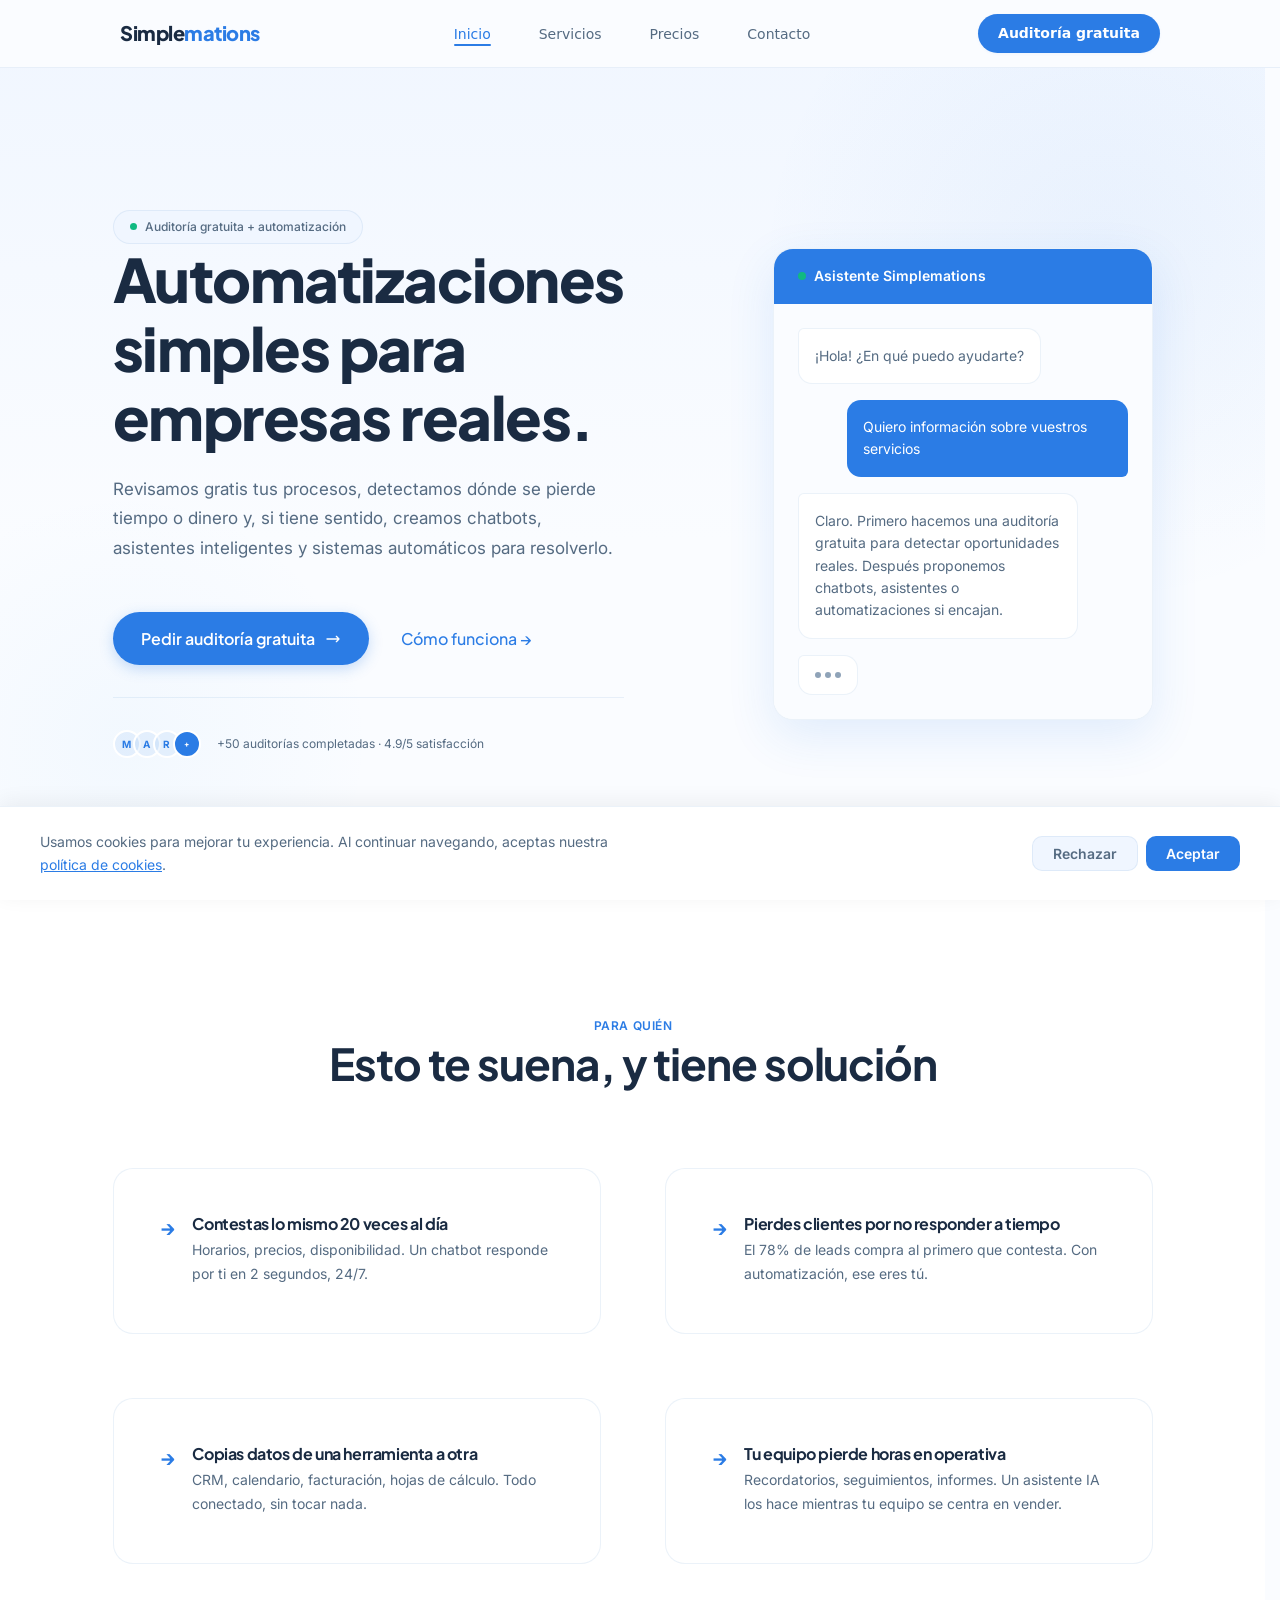
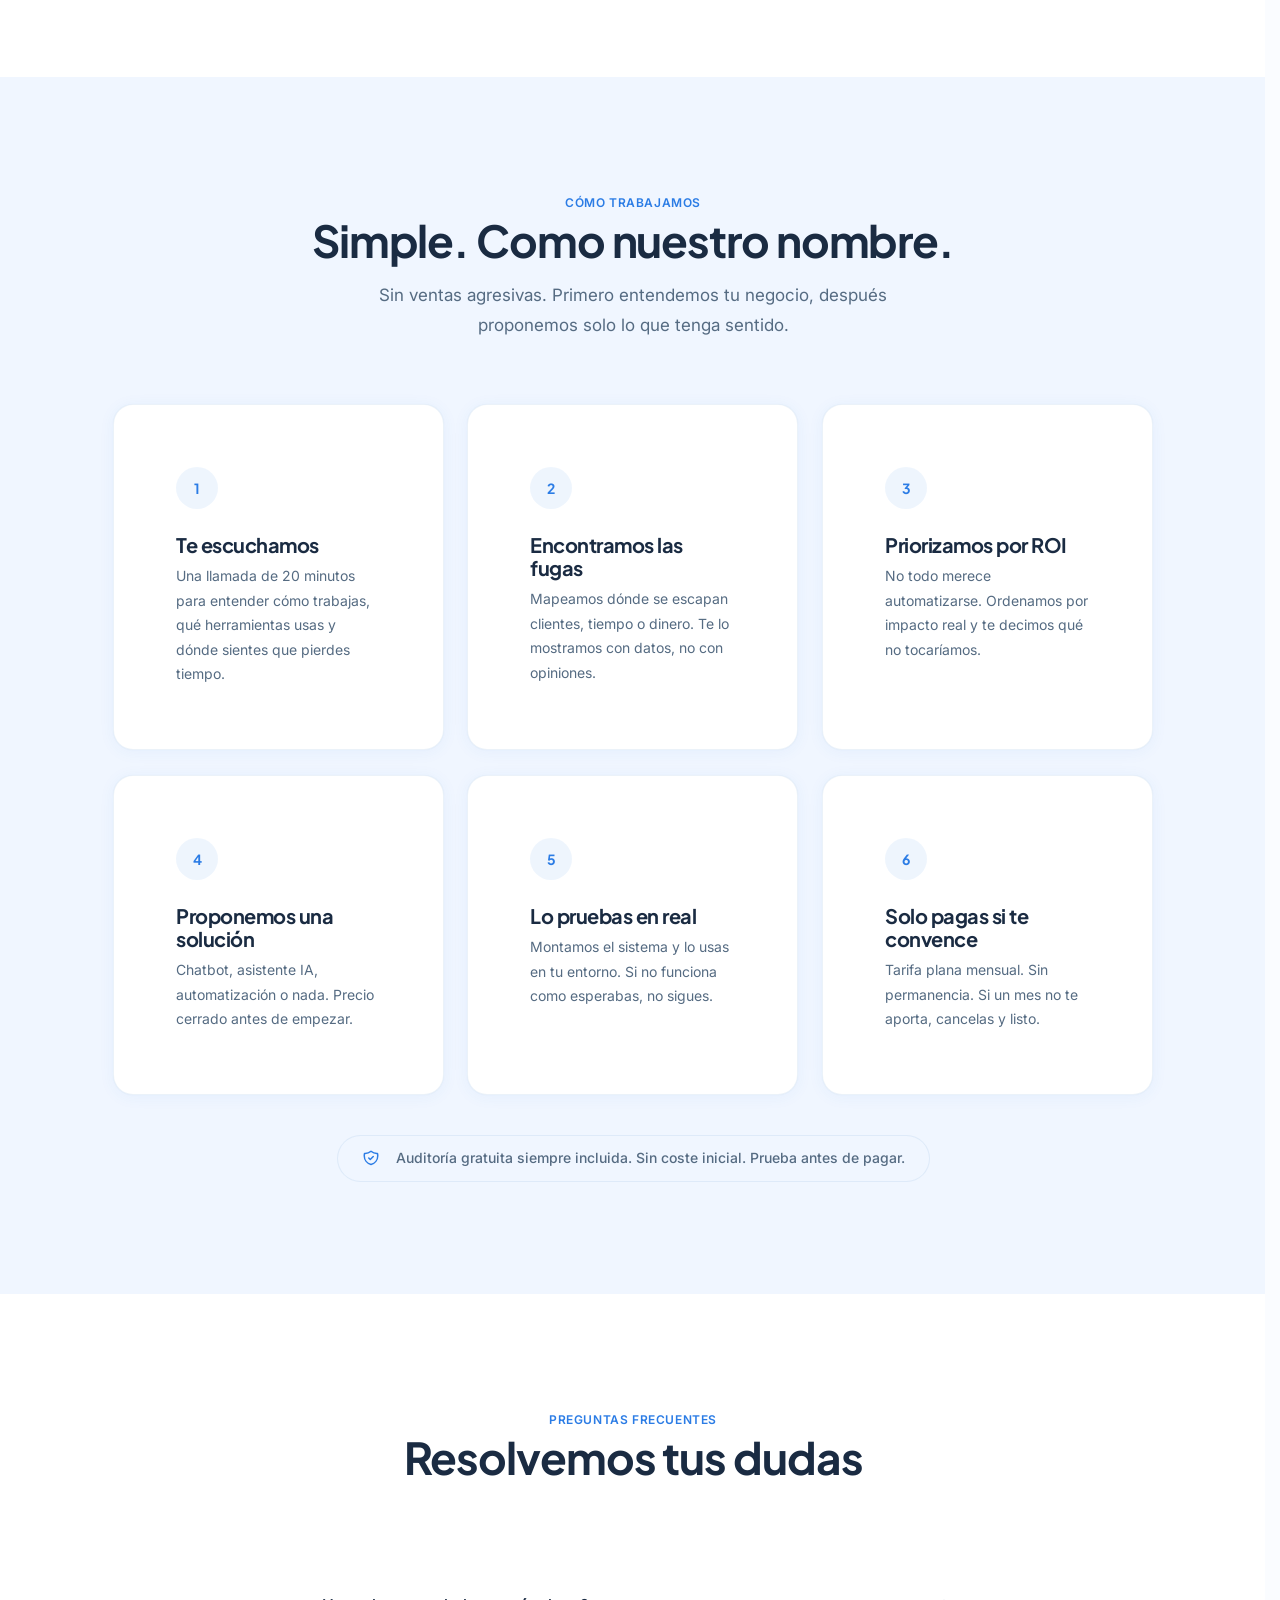
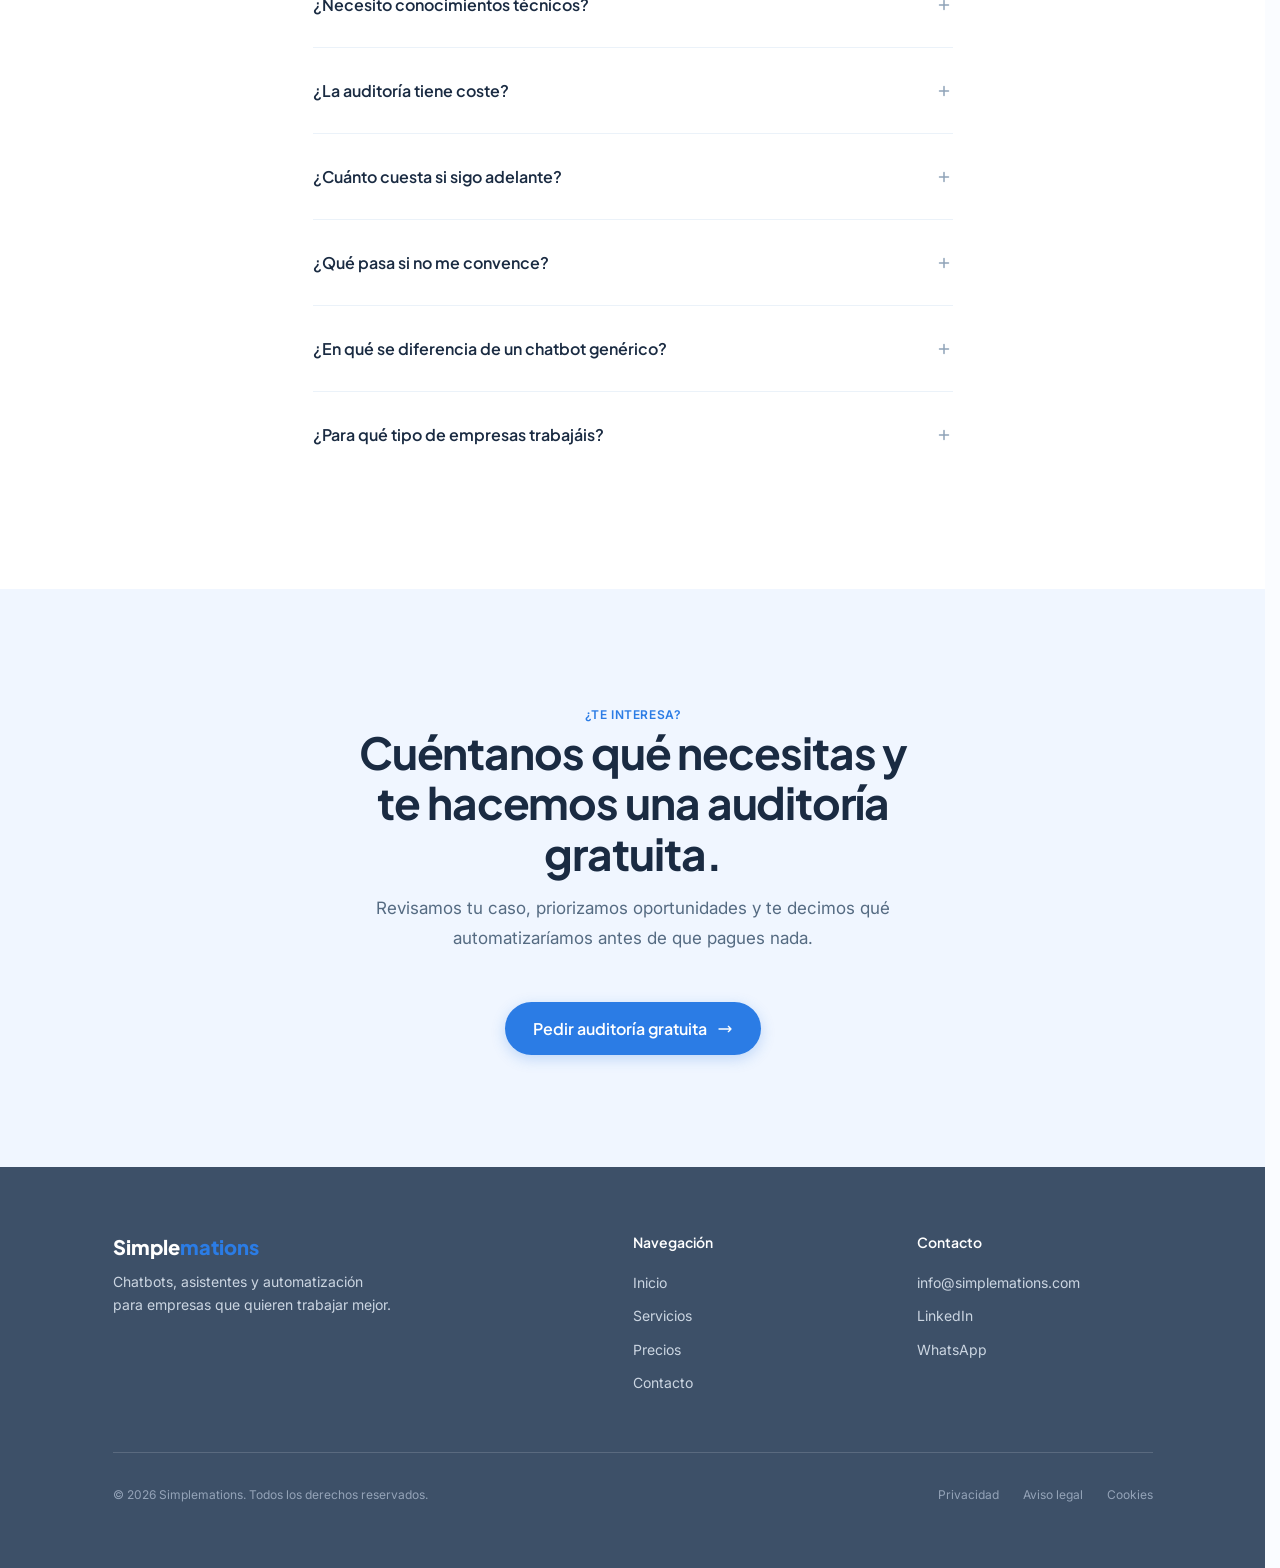
<file: index.html>
<!DOCTYPE html>
<html lang="es">
<head>
    <meta charset="UTF-8">
    <meta name="viewport" content="width=device-width, initial-scale=1.0">
    <meta name="description" content="Simplemations — Automatización inteligente, chatbots y asistentes para tu empresa. Auditoría gratuita incluida siempre.">
    <meta name="theme-color" content="#2B7CE5">
    <meta property="og:title" content="Simplemations — Automatización simple para tu empresa">
    <meta property="og:description" content="Auditoría gratuita, chatbots, asistentes y automatización que funcionan. Sin complicaciones.">
    <meta property="og:image" content="assets/og-image.png">
    <meta property="og:type" content="website">
    <link rel="canonical" href="https://simplemations.com/index.html">
    <link rel="icon" type="image/svg+xml" href="assets/favicon.svg">
    <title>Simplemations — Automatización simple para tu empresa</title>
    <link rel="preconnect" href="https://fonts.googleapis.com">
    <link rel="preconnect" href="https://fonts.gstatic.com" crossorigin>
    <link href="https://fonts.googleapis.com/css2?family=Inter:wght@400;500;600&family=Plus+Jakarta+Sans:wght@500;600;700;800&display=swap" rel="stylesheet">
    <link rel="stylesheet" href="css/variables.css">
    <link rel="stylesheet" href="css/reset.css">
    <link rel="stylesheet" href="css/components.css">
    <link rel="stylesheet" href="css/pages.css">
    <script type="application/ld+json">
    {
        "@context": "https://schema.org",
        "@type": "ProfessionalService",
        "name": "Simplemations",
        "description": "Chatbots, asistentes inteligentes y automatización a medida para empresas. Auditoría gratuita incluida siempre.",
        "url": "https://simplemations.com",
        "email": "info@simplemations.com",
        "serviceType": ["Free Automation Audit", "Chatbot Development", "AI Assistant", "Business Process Automation"],
        "areaServed": "ES",
        "priceRange": "€€"
    }
    </script>
</head>
<body>

    <!-- NAV -->
    <nav class="nav">
        <div class="nav__inner">
            <a href="index.html" class="nav__logo">Simple<span>mations</span></a>
            <ul class="nav__links">
                <li><a href="index.html" class="active">Inicio</a></li>
                <li><a href="servicios.html">Servicios</a></li>
                <li><a href="precios.html">Precios</a></li>
                <li><a href="contacto.html">Contacto</a></li>
            </ul>
            <div class="nav__actions">
                <a href="contacto.html" class="nav__cta">Auditoría gratuita</a>
                <button type="button" class="nav__mobile-toggle" aria-label="Abrir menú">
                    <span></span><span></span><span></span>
                </button>
            </div>
        </div>
    </nav>

    <div class="mobile-menu">
        <button class="mobile-menu__close" aria-label="Cerrar menú">
            <svg fill="none" stroke="currentColor" viewBox="0 0 24 24"><path stroke-linecap="round" stroke-linejoin="round" stroke-width="2" d="M6 18L18 6M6 6l12 12"/></svg>
        </button>
        <a href="index.html">Inicio</a>
        <a href="servicios.html">Servicios</a>
        <a href="precios.html">Precios</a>
        <a href="contacto.html">Contacto</a>
    </div>

    <!-- HERO — split layout -->
    <section class="hero hero--split">
        <div class="container">
            <div class="hero__grid">
                <div class="hero__content">
                    <div class="badge">
                        <span class="badge__dot"></span>
                        Auditoría gratuita + automatización
                    </div>

                    <h1>
                        Automatizaciones simples para empresas reales.
                    </h1>

                    <p class="hero__subtitle">
                        Revisamos gratis tus procesos, detectamos dónde se pierde tiempo o dinero y, si tiene sentido, creamos chatbots, asistentes inteligentes y sistemas automáticos para resolverlo.
                    </p>

                    <div class="hero__actions">
                        <a href="contacto.html" class="btn btn--primary">
                            Pedir auditoría gratuita
                            <svg class="btn__icon" fill="none" stroke="currentColor" viewBox="0 0 24 24"><path stroke-linecap="round" stroke-linejoin="round" stroke-width="2" d="M17 8l4 4m0 0l-4 4m4-4H3"/></svg>
                        </a>
                        <a href="servicios.html" class="btn btn--ghost">Cómo funciona →</a>
                    </div>

                    <div class="hero__proof">
                        <div class="hero__proof-avatars">
                            <span>M</span><span>A</span><span>R</span><span>+</span>
                        </div>
                        <p>+50 auditorías completadas · 4.9/5 satisfacción</p>
                    </div>
                </div>

                <!-- Visual: Chat mockup animado -->
                <div class="hero__visual">
                    <div class="hero-chat">
                        <div class="hero-chat__header">
                            <div class="hero-chat__status"></div>
                            <span>Asistente Simplemations</span>
                        </div>
                        <div class="hero-chat__body">
                            <div class="hero-chat__msg hero-chat__msg--bot">
                                <p>¡Hola! ¿En qué puedo ayudarte?</p>
                            </div>
                            <div class="hero-chat__msg hero-chat__msg--user">
                                <p>Quiero información sobre vuestros servicios</p>
                            </div>
                            <div class="hero-chat__msg hero-chat__msg--bot">
                                <p>Claro. Primero hacemos una auditoría gratuita para detectar oportunidades reales. Después proponemos chatbots, asistentes o automatizaciones si encajan.</p>
                            </div>
                            <div class="hero-chat__typing">
                                <span></span><span></span><span></span>
                            </div>
                        </div>
                    </div>
                </div>
            </div>
        </div>
    </section>

    <!-- PARA QUIÉN -->
    <section class="section" style="background: var(--c-surface);">
        <div class="container">
            <div class="section-header section-header--center reveal">
                <span class="section-label">Para quién</span>
                <h2 class="section-title">Esto te suena, y tiene solución</h2>
            </div>
            <div class="grid grid--2">
                <div class="card card--flat reveal reveal-d1">
                    <div class="pain-point">
                        <span class="pain-point__icon">→</span>
                        <div>
                            <h3>Contestas lo mismo 20 veces al día</h3>
                            <p>Horarios, precios, disponibilidad. Un chatbot responde por ti en 2 segundos, 24/7.</p>
                        </div>
                    </div>
                </div>
                <div class="card card--flat reveal reveal-d2">
                    <div class="pain-point">
                        <span class="pain-point__icon">→</span>
                        <div>
                            <h3>Pierdes clientes por no responder a tiempo</h3>
                            <p>El 78% de leads compra al primero que contesta. Con automatización, ese eres tú.</p>
                        </div>
                    </div>
                </div>
                <div class="card card--flat reveal reveal-d1">
                    <div class="pain-point">
                        <span class="pain-point__icon">→</span>
                        <div>
                            <h3>Copias datos de una herramienta a otra</h3>
                            <p>CRM, calendario, facturación, hojas de cálculo. Todo conectado, sin tocar nada.</p>
                        </div>
                    </div>
                </div>
                <div class="card card--flat reveal reveal-d2">
                    <div class="pain-point">
                        <span class="pain-point__icon">→</span>
                        <div>
                            <h3>Tu equipo pierde horas en operativa</h3>
                            <p>Recordatorios, seguimientos, informes. Un asistente IA los hace mientras tu equipo se centra en vender.</p>
                        </div>
                    </div>
                </div>
            </div>
        </div>
    </section>

    <!-- CÓMO FUNCIONA -->
    <section class="section" style="background: var(--c-elevated);">
        <div class="container">
            <div class="section-header section-header--center reveal">
                <span class="section-label">Cómo trabajamos</span>
                <h2 class="section-title">Simple. Como nuestro nombre.</h2>
                <p class="section-desc">Sin ventas agresivas. Primero entendemos tu negocio, después proponemos solo lo que tenga sentido.</p>
            </div>
            <div class="steps-carousel">
                <div class="card reveal reveal-d1">
                    <div class="step">
                        <div class="step__number">1</div>
                        <h3>Te escuchamos</h3>
                        <p>Una llamada de 20 minutos para entender cómo trabajas, qué herramientas usas y dónde sientes que pierdes tiempo.</p>
                    </div>
                </div>
                <div class="card reveal reveal-d2">
                    <div class="step">
                        <div class="step__number">2</div>
                        <h3>Encontramos las fugas</h3>
                        <p>Mapeamos dónde se escapan clientes, tiempo o dinero. Te lo mostramos con datos, no con opiniones.</p>
                    </div>
                </div>
                <div class="card reveal reveal-d3">
                    <div class="step">
                        <div class="step__number">3</div>
                        <h3>Priorizamos por ROI</h3>
                        <p>No todo merece automatizarse. Ordenamos por impacto real y te decimos qué no tocaríamos.</p>
                    </div>
                </div>
                <div class="card reveal reveal-d1">
                    <div class="step">
                        <div class="step__number">4</div>
                        <h3>Proponemos una solución</h3>
                        <p>Chatbot, asistente IA, automatización o nada. Precio cerrado antes de empezar.</p>
                    </div>
                </div>
                <div class="card reveal reveal-d2">
                    <div class="step">
                        <div class="step__number">5</div>
                        <h3>Lo pruebas en real</h3>
                        <p>Montamos el sistema y lo usas en tu entorno. Si no funciona como esperabas, no sigues.</p>
                    </div>
                </div>
                <div class="card reveal reveal-d3">
                    <div class="step">
                        <div class="step__number">6</div>
                        <h3>Solo pagas si te convence</h3>
                        <p>Tarifa plana mensual. Sin permanencia. Si un mes no te aporta, cancelas y listo.</p>
                    </div>
                </div>
            </div>
            <div class="steps-dots">
                <span class="steps-dots__dot active"></span>
                <span class="steps-dots__dot"></span>
                <span class="steps-dots__dot"></span>
                <span class="steps-dots__dot"></span>
                <span class="steps-dots__dot"></span>
                <span class="steps-dots__dot"></span>
            </div>
            <div class="slider-arrows" aria-label="Controles del carrusel">
                <button type="button" class="slider-arrow slider-arrow--prev" aria-label="Anterior">
                    <svg fill="none" stroke="currentColor" viewBox="0 0 24 24"><path stroke-linecap="round" stroke-linejoin="round" stroke-width="2" d="M15 19l-7-7 7-7"/></svg>
                </button>
                <button type="button" class="slider-arrow slider-arrow--next" aria-label="Siguiente">
                    <svg fill="none" stroke="currentColor" viewBox="0 0 24 24"><path stroke-linecap="round" stroke-linejoin="round" stroke-width="2" d="M9 5l7 7-7 7"/></svg>
                </button>
            </div>
            <div style="text-align: center; margin-top: 2.5rem;" class="reveal">
                <div class="guarantee">
                    <svg fill="none" stroke="currentColor" viewBox="0 0 24 24"><path stroke-linecap="round" stroke-linejoin="round" stroke-width="2" d="M9 12l2 2 4-4m5.618-4.016A11.955 11.955 0 0112 2.944a11.955 11.955 0 01-8.618 3.04A12.02 12.02 0 003 9c0 5.591 3.824 10.29 9 11.622 5.176-1.332 9-6.03 9-11.622 0-1.042-.133-2.052-.382-3.016z"/></svg>
                    Auditoría gratuita siempre incluida. Sin coste inicial. Prueba antes de pagar.
                </div>
            </div>
        </div>
    </section>


    <!-- FAQ -->
    <section class="section" style="background: var(--c-surface);">
        <div class="container container--sm">
            <div class="section-header section-header--center reveal">
                <span class="section-label">Preguntas Frecuentes</span>
                <h2 class="section-title">Resolvemos tus dudas</h2>
            </div>
            <div class="reveal">
                <div class="faq-item">
                    <button type="button" class="faq-item__q" aria-expanded="false">¿Necesito conocimientos técnicos?<svg fill="none" stroke="currentColor" viewBox="0 0 24 24"><path stroke-linecap="round" stroke-linejoin="round" stroke-width="2" d="M12 6v12m6-6H6"/></svg></button>
                    <div class="faq-item__a"><p>No. Nos encargamos de todo: diseño, instalación, configuración y mantenimiento. Tú solo dices qué necesitas.</p></div>
                </div>
                <div class="faq-item">
                    <button type="button" class="faq-item__q" aria-expanded="false">¿La auditoría tiene coste?<svg fill="none" stroke="currentColor" viewBox="0 0 24 24"><path stroke-linecap="round" stroke-linejoin="round" stroke-width="2" d="M12 6v12m6-6H6"/></svg></button>
                    <div class="faq-item__a"><p>No. La auditoría es gratuita siempre. Revisamos tu caso, detectamos oportunidades y te decimos qué haríamos antes de hablar de mensualidades.</p></div>
                </div>
                <div class="faq-item">
                    <button type="button" class="faq-item__q" aria-expanded="false">¿Cuánto cuesta si sigo adelante?<svg fill="none" stroke="currentColor" viewBox="0 0 24 24"><path stroke-linecap="round" stroke-linejoin="round" stroke-width="2" d="M12 6v12m6-6H6"/></svg></button>
                    <div class="faq-item__a"><p>Depende de lo que necesites. Trabajamos con tarifa plana mensual — sin costes iniciales de desarrollo. Tras la auditoría gratuita te damos un precio cerrado.</p></div>
                </div>
                <div class="faq-item">
                    <button type="button" class="faq-item__q" aria-expanded="false">¿Qué pasa si no me convence?<svg fill="none" stroke="currentColor" viewBox="0 0 24 24"><path stroke-linecap="round" stroke-linejoin="round" stroke-width="2" d="M12 6v12m6-6H6"/></svg></button>
                    <div class="faq-item__a"><p>Sin permanencia. Si el sistema no te aporta valor, lo retiramos y dejas de pagar. Así de simple.</p></div>
                </div>
                <div class="faq-item">
                    <button type="button" class="faq-item__q" aria-expanded="false">¿En qué se diferencia de un chatbot genérico?<svg fill="none" stroke="currentColor" viewBox="0 0 24 24"><path stroke-linecap="round" stroke-linejoin="round" stroke-width="2" d="M12 6v12m6-6H6"/></svg></button>
                    <div class="faq-item__a"><p>Lo hacemos a medida para tu negocio. No es un widget con respuestas predefinidas — entiende tu contexto, tus productos y tus procesos.</p></div>
                </div>
                <div class="faq-item">
                    <button type="button" class="faq-item__q" aria-expanded="false">¿Para qué tipo de empresas trabajáis?<svg fill="none" stroke="currentColor" viewBox="0 0 24 24"><path stroke-linecap="round" stroke-linejoin="round" stroke-width="2" d="M12 6v12m6-6H6"/></svg></button>
                    <div class="faq-item__a"><p>Cualquier empresa que atienda clientes o tenga procesos repetitivos: clínicas, agencias, consultoras, tiendas online, despachos profesionales...</p></div>
                </div>
            </div>
        </div>
    </section>


    <!-- CTA FINAL -->
    <section class="section" style="background: var(--c-elevated);">
        <div class="container" style="text-align: center;">
            <div class="reveal">
                <span class="section-label">¿Te interesa?</span>
                <h2 class="section-title" style="max-width: 560px; margin: 0 auto var(--sp-md);">Cuéntanos qué necesitas y te hacemos una auditoría gratuita.</h2>
                <p class="section-desc" style="margin: 0 auto var(--sp-2xl);">Revisamos tu caso, priorizamos oportunidades y te decimos qué automatizaríamos antes de que pagues nada.</p>
                <a href="contacto.html" class="btn btn--primary">
                    Pedir auditoría gratuita
                    <svg class="btn__icon" fill="none" stroke="currentColor" viewBox="0 0 24 24"><path stroke-linecap="round" stroke-linejoin="round" stroke-width="2" d="M17 8l4 4m0 0l-4 4m4-4H3"/></svg>
                </a>
            </div>
        </div>
    </section>

    <!-- FOOTER -->
    <footer class="footer">
        <div class="container">
            <div class="footer__grid">
                <div>
                    <p class="footer__brand">Simple<span>mations</span></p>
                    <p class="footer__tagline">Chatbots, asistentes y automatización para empresas que quieren trabajar mejor.</p>
                </div>
                <div>
                    <p class="footer__col-title">Navegación</p>
                    <ul class="footer__links">
                        <li><a href="index.html">Inicio</a></li>
                        <li><a href="servicios.html">Servicios</a></li>
                        <li><a href="precios.html">Precios</a></li>
                        <li><a href="contacto.html">Contacto</a></li>
                    </ul>
                </div>
                <div>
                    <p class="footer__col-title">Contacto</p>
                    <ul class="footer__links">
                        <li><a href="mailto:info@simplemations.com">info@simplemations.com</a></li>
                        <li><a href="#">LinkedIn</a></li>
                        <li><a href="#">WhatsApp</a></li>
                    </ul>
                </div>
            </div>
            <div class="footer__bottom">
                <p class="footer__copy">© 2026 Simplemations. Todos los derechos reservados.</p>
                <div class="footer__legal">
                    <a href="privacidad.html">Privacidad</a>
                    <a href="aviso-legal.html">Aviso legal</a>
                    <a href="privacidad.html#cookies">Cookies</a>
                </div>
            </div>
        </div>
    </footer>

    <!-- CHATBOT -->
    <div class="chatbot">
        <div class="chatbot__tooltip">
            <p class="chatbot__tooltip-title">¿Quieres una auditoría?</p>
            <p class="chatbot__tooltip-desc">Te orientamos antes de que pagues nada.</p>
        </div>
        <button class="chatbot__trigger" aria-label="Abrir chat">
            <svg fill="none" stroke="currentColor" viewBox="0 0 24 24"><path stroke-linecap="round" stroke-linejoin="round" stroke-width="2" d="M8 12h.01M12 12h.01M16 12h.01M21 12c0 4.418-4.03 8-9 8a9.863 9.863 0 01-4.255-.949L3 20l1.395-3.72C3.512 15.042 3 13.574 3 12c0-4.418 4.03-8 9-8s9 3.582 9 8z"/></svg>
        </button>
        <div class="chatbot__window">
            <div class="chatbot__w-header">
                <div class="chatbot__w-info">
                    <div class="chatbot__w-avatar">
                        <svg fill="none" stroke="currentColor" viewBox="0 0 24 24"><path stroke-linecap="round" stroke-linejoin="round" stroke-width="2" d="M13 10V3L4 14h7v7l9-11h-7z"/></svg>
                    </div>
                    <div>
                        <p class="chatbot__w-name">Asistente Simplemations</p>
                        <p class="chatbot__w-status">En línea</p>
                    </div>
                </div>
                <button class="chatbot__w-close" aria-label="Cerrar chat">
                    <svg fill="none" stroke="currentColor" viewBox="0 0 24 24"><path stroke-linecap="round" stroke-linejoin="round" stroke-width="2" d="M6 18L18 6M6 6l12 12"/></svg>
                </button>
            </div>
            <div class="chatbot__messages">
                <div class="chatbot__bubble">¡Hola! Soy el asistente de Simplemations. Podemos empezar por una auditoría gratuita. ¿Qué quieres revisar?</div>
            </div>
            <div class="chatbot__input-bar">
                <input type="text" class="chatbot__input" placeholder="Escribe tu pregunta...">
                <button class="chatbot__send" aria-label="Enviar">
                    <svg fill="none" stroke="currentColor" viewBox="0 0 24 24"><path stroke-linecap="round" stroke-linejoin="round" stroke-width="2" d="M12 19l9 2-9-18-9 18 9-2zm0 0v-8"/></svg>
                </button>
            </div>
        </div>
    </div>

    <!-- COOKIE BANNER -->
    <div class="cookie-banner">
        <p class="cookie-banner__text">Usamos cookies para mejorar tu experiencia. Al continuar navegando, aceptas nuestra <a href="privacidad.html#cookies">política de cookies</a>.</p>
        <div class="cookie-banner__actions">
            <button class="cookie-banner__btn cookie-banner__btn--reject">Rechazar</button>
            <button class="cookie-banner__btn cookie-banner__btn--accept">Aceptar</button>
        </div>
    </div>

    <script src="js/main.js?v=20260701-modular-crm-1"></script>
    <!-- v4 -->
</body>
</html>
</file>
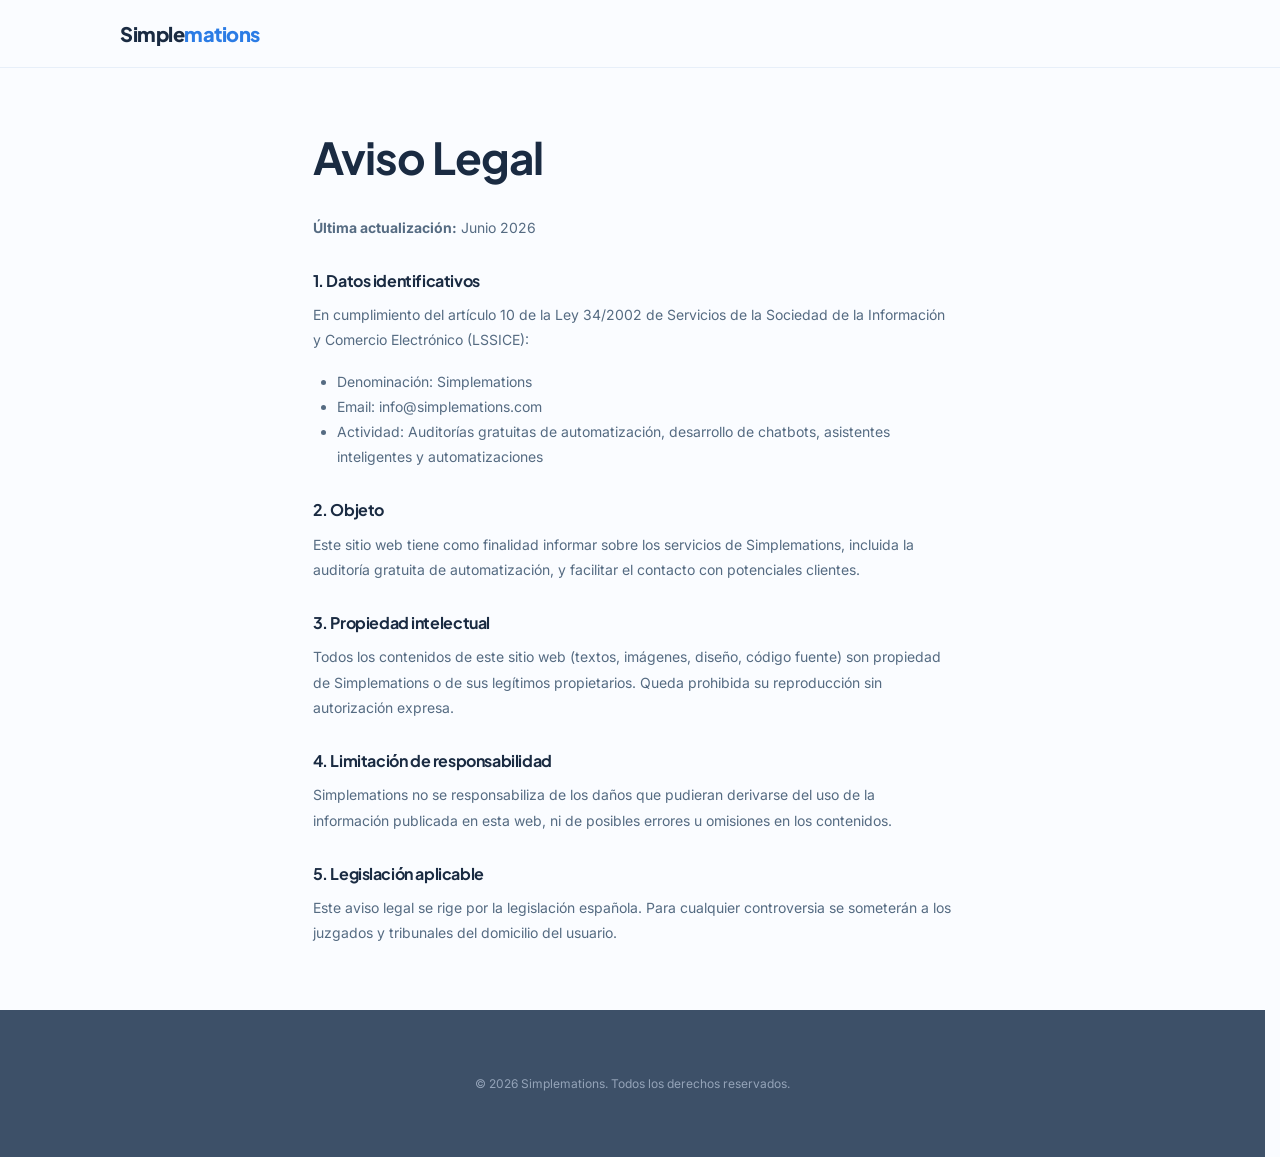
<file: aviso-legal.html>
<!DOCTYPE html>
<html lang="es">
<head>
    <meta charset="UTF-8">
    <meta name="viewport" content="width=device-width, initial-scale=1.0">
    <meta name="robots" content="noindex">
    <link rel="canonical" href="https://simplemations.com/aviso-legal.html">
    <link rel="icon" type="image/svg+xml" href="assets/favicon.svg">
    <title>Aviso Legal — Simplemations</title>
    <link rel="preconnect" href="https://fonts.googleapis.com">
    <link rel="preconnect" href="https://fonts.gstatic.com" crossorigin>
    <link href="https://fonts.googleapis.com/css2?family=Inter:wght@400;500;600&family=Plus+Jakarta+Sans:wght@500;600;700;800&display=swap" rel="stylesheet">
    <link rel="stylesheet" href="css/variables.css">
    <link rel="stylesheet" href="css/reset.css">
    <link rel="stylesheet" href="css/components.css">
    <link rel="stylesheet" href="css/pages.css">
</head>
<body>

    <nav class="nav">
        <div class="nav__inner">
            <a href="index.html" class="nav__logo">Simple<span>mations</span></a>
        </div>
    </nav>

    <section style="padding: calc(68px + 4rem) 0 4rem;">
        <div class="container container--sm">
            <h1 class="section-title" style="margin-bottom: 2rem;">Aviso Legal</h1>

            <div style="font-size: var(--fs-sm); color: var(--c-text-2); line-height: 1.8;">
                <p style="margin-bottom: 1.5rem;"><strong>Última actualización:</strong> Junio 2026</p>

                <h2 style="font-size: var(--fs-base); color: var(--c-text); margin: 2rem 0 0.75rem;">1. Datos identificativos</h2>
                <p style="margin-bottom: 1rem;">En cumplimiento del artículo 10 de la Ley 34/2002 de Servicios de la Sociedad de la Información y Comercio Electrónico (LSSICE):</p>
                <ul style="margin-bottom: 1rem; padding-left: 1.5rem; list-style: disc;">
                    <li>Denominación: Simplemations</li>
                    <li>Email: info@simplemations.com</li>
                    <li>Actividad: Auditorías gratuitas de automatización, desarrollo de chatbots, asistentes inteligentes y automatizaciones</li>
                </ul>

                <h2 style="font-size: var(--fs-base); color: var(--c-text); margin: 2rem 0 0.75rem;">2. Objeto</h2>
                <p style="margin-bottom: 1rem;">Este sitio web tiene como finalidad informar sobre los servicios de Simplemations, incluida la auditoría gratuita de automatización, y facilitar el contacto con potenciales clientes.</p>

                <h2 style="font-size: var(--fs-base); color: var(--c-text); margin: 2rem 0 0.75rem;">3. Propiedad intelectual</h2>
                <p style="margin-bottom: 1rem;">Todos los contenidos de este sitio web (textos, imágenes, diseño, código fuente) son propiedad de Simplemations o de sus legítimos propietarios. Queda prohibida su reproducción sin autorización expresa.</p>

                <h2 style="font-size: var(--fs-base); color: var(--c-text); margin: 2rem 0 0.75rem;">4. Limitación de responsabilidad</h2>
                <p style="margin-bottom: 1rem;">Simplemations no se responsabiliza de los daños que pudieran derivarse del uso de la información publicada en esta web, ni de posibles errores u omisiones en los contenidos.</p>

                <h2 style="font-size: var(--fs-base); color: var(--c-text); margin: 2rem 0 0.75rem;">5. Legislación aplicable</h2>
                <p>Este aviso legal se rige por la legislación española. Para cualquier controversia se someterán a los juzgados y tribunales del domicilio del usuario.</p>
            </div>
        </div>
    </section>

    <footer class="footer">
        <div class="container" style="text-align: center;">
            <p class="footer__copy">© 2026 Simplemations. Todos los derechos reservados.</p>
        </div>
    </footer>
    <!-- v4 -->
</body>
</html>
</file>
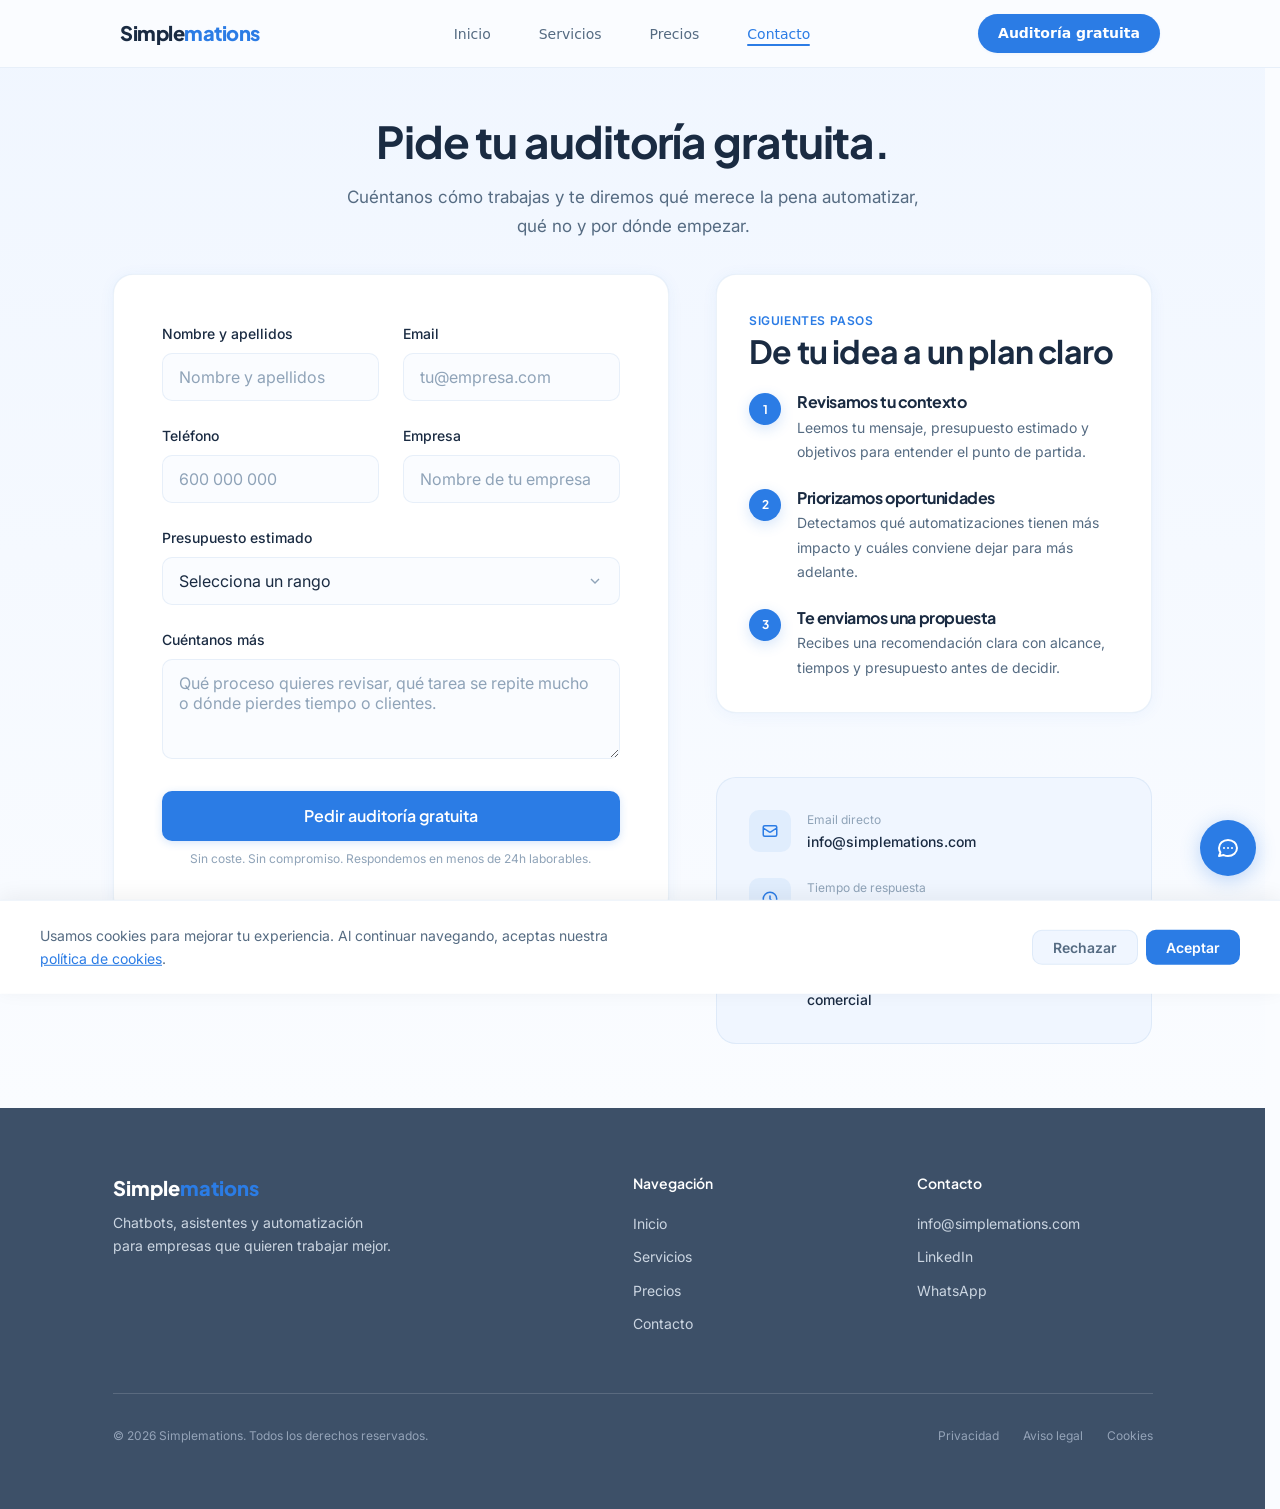
<file: contacto.html>
<!DOCTYPE html>
<html lang="es">
<head>
    <meta charset="UTF-8">
    <meta name="viewport" content="width=device-width, initial-scale=1.0">
    <meta name="description" content="Pide una auditoría gratuita con Simplemations. Cuéntanos qué necesitas y revisamos tus oportunidades de automatización sin compromiso.">
    <meta name="theme-color" content="#2B7CE5">
    <link rel="canonical" href="https://simplemations.com/contacto.html">
    <link rel="icon" type="image/svg+xml" href="assets/favicon.svg">
    <title>Contacto — Simplemations</title>
    <link rel="preconnect" href="https://fonts.googleapis.com">
    <link rel="preconnect" href="https://fonts.gstatic.com" crossorigin>
    <link href="https://fonts.googleapis.com/css2?family=Inter:wght@400;500;600&family=Plus+Jakarta+Sans:wght@500;600;700;800&display=swap" rel="stylesheet">
    <link rel="stylesheet" href="css/variables.css">
    <link rel="stylesheet" href="css/reset.css">
    <link rel="stylesheet" href="css/components.css">
    <link rel="stylesheet" href="css/pages.css">
</head>
<body>

    <nav class="nav">
        <div class="nav__inner">
            <a href="index.html" class="nav__logo">Simple<span>mations</span></a>
            <ul class="nav__links">
                <li><a href="index.html">Inicio</a></li>
                <li><a href="servicios.html">Servicios</a></li>
                <li><a href="precios.html">Precios</a></li>
                <li><a href="contacto.html" class="active">Contacto</a></li>
            </ul>
            <div class="nav__actions">
                <a href="contacto.html" class="nav__cta">Auditoría gratuita</a>
                <button type="button" class="nav__mobile-toggle" aria-label="Abrir menú"><span></span><span></span><span></span></button>
            </div>
        </div>
    </nav>
    <div class="mobile-menu">
        <button class="mobile-menu__close" aria-label="Cerrar"><svg fill="none" stroke="currentColor" viewBox="0 0 24 24"><path stroke-linecap="round" stroke-linejoin="round" stroke-width="2" d="M6 18L18 6M6 6l12 12"/></svg></button>
        <a href="index.html">Inicio</a><a href="servicios.html">Servicios</a><a href="precios.html">Precios</a><a href="contacto.html">Contacto</a>
    </div>

    <!-- CONTACTO -->
    <section class="contact-hero section">
        <div class="container">
            <div class="contact-layout">
                <div class="contact-intro reveal">
                    <h1 class="section-title">Pide tu auditoría gratuita.</h1>
                    <p class="section-desc">Cuéntanos cómo trabajas y te diremos qué merece la pena automatizar, qué no y por dónde empezar.</p>
                </div>

                <div class="contact-body">
                    <div class="contact-main reveal reveal-d1">
                        <form class="contact-form" action="https://ymariotech.app.n8n.cloud/webhook/simplemations-formulario-contacto-intake" method="post" data-webhook-url="https://ymariotech.app.n8n.cloud/webhook/simplemations-formulario-contacto-intake">
                            <div class="form-row">
                                <div class="form-group">
                                    <label class="form-label" for="name">Nombre y apellidos</label>
                                    <input id="name" name="name" type="text" class="form-input" placeholder="Nombre y apellidos" autocomplete="name" required>
                                </div>
                                <div class="form-group">
                                    <label class="form-label" for="email">Email</label>
                                    <input id="email" name="email" type="email" class="form-input" placeholder="tu@empresa.com" autocomplete="email" required>
                                </div>
                            </div>
                            <div class="form-row">
                                <div class="form-group">
                                    <label class="form-label" for="phone">Teléfono</label>
                                    <input id="phone" name="phone" type="tel" class="form-input" placeholder="600 000 000" autocomplete="tel" required>
                                </div>
                                <div class="form-group">
                                    <label class="form-label" for="company">Empresa</label>
                                    <input id="company" name="company" type="text" class="form-input" placeholder="Nombre de tu empresa" autocomplete="organization">
                                </div>
                            </div>
                            <div class="form-group">
                                <label class="form-label" for="budget">Presupuesto estimado</label>
                                <select id="budget" name="budget" class="form-input">
                                    <option value="">Selecciona un rango</option>
                                    <option value="menos-1000">Menos de 1.000€</option>
                                    <option value="1000-3000">1.000€ - 3.000€</option>
                                    <option value="3000-6000">3.000€ - 6.000€</option>
                                    <option value="mas-6000">Más de 6.000€</option>
                                    <option value="no-se">No lo tengo claro todavía</option>
                                </select>
                            </div>
                            <div class="form-group">
                                <label class="form-label" for="message">Cuéntanos más</label>
                                <textarea id="message" name="message" class="form-input" placeholder="Qué proceso quieres revisar, qué tarea se repite mucho o dónde pierdes tiempo o clientes."></textarea>
                            </div>
                            <button type="submit" class="form-submit">Pedir auditoría gratuita</button>
                            <p class="form-hint">Sin coste. Sin compromiso. Respondemos en menos de 24h laborables.</p>
                        </form>
                    </div>

                    <aside class="contact-panel reveal reveal-d2">
                        <div class="contact-next">
                            <span class="section-label">Siguientes pasos</span>
                            <h2>De tu idea a un plan claro</h2>
                            <ol class="contact-steps">
                                <li>
                                    <span>1</span>
                                    <div>
                                        <h3>Revisamos tu contexto</h3>
                                        <p>Leemos tu mensaje, presupuesto estimado y objetivos para entender el punto de partida.</p>
                                    </div>
                                </li>
                                <li>
                                    <span>2</span>
                                    <div>
                                        <h3>Priorizamos oportunidades</h3>
                                        <p>Detectamos qué automatizaciones tienen más impacto y cuáles conviene dejar para más adelante.</p>
                                    </div>
                                </li>
                                <li>
                                    <span>3</span>
                                    <div>
                                        <h3>Te enviamos una propuesta</h3>
                                        <p>Recibes una recomendación clara con alcance, tiempos y presupuesto antes de decidir.</p>
                                    </div>
                                </li>
                            </ol>
                        </div>

                    <div class="contact-info">
                        <div class="contact-info__item">
                            <div class="contact-info__icon">
                                <svg fill="none" stroke="currentColor" viewBox="0 0 24 24"><path stroke-linecap="round" stroke-linejoin="round" stroke-width="2" d="M3 8l7.89 5.26a2 2 0 002.22 0L21 8M5 19h14a2 2 0 002-2V7a2 2 0 00-2-2H5a2 2 0 00-2 2v10a2 2 0 002 2z"/></svg>
                            </div>
                            <div>
                                <p class="contact-info__label">Email directo</p>
                                <p class="contact-info__value">info@simplemations.com</p>
                            </div>
                        </div>
                        <div class="contact-info__item">
                            <div class="contact-info__icon">
                                <svg fill="none" stroke="currentColor" viewBox="0 0 24 24"><path stroke-linecap="round" stroke-linejoin="round" stroke-width="2" d="M12 8v4l3 3m6-3a9 9 0 11-18 0 9 9 0 0118 0z"/></svg>
                            </div>
                            <div>
                                <p class="contact-info__label">Tiempo de respuesta</p>
                                <p class="contact-info__value">Menos de 24h laborables</p>
                            </div>
                        </div>
                        <div class="contact-info__item">
                            <div class="contact-info__icon">
                                <svg fill="none" stroke="currentColor" viewBox="0 0 24 24"><path stroke-linecap="round" stroke-linejoin="round" stroke-width="2" d="M9 12l2 2 4-4m5.618-4.016A11.955 11.955 0 0112 2.944a11.955 11.955 0 01-8.618 3.04A12.02 12.02 0 003 9c0 5.591 3.824 10.29 9 11.622 5.176-1.332 9-6.03 9-11.622 0-1.042-.133-2.052-.382-3.016z"/></svg>
                            </div>
                            <div>
                                <p class="contact-info__label">Auditoría</p>
                                <p class="contact-info__value">Gratis, sin compromiso y sin presión comercial</p>
                            </div>
                        </div>
                    </div>
                    </aside>
                </div>
            </div>
        </div>
    </section>

    <!-- FOOTER -->
    <footer class="footer">
        <div class="container">
            <div class="footer__grid">
                <div>
                    <p class="footer__brand">Simple<span>mations</span></p>
                    <p class="footer__tagline">Chatbots, asistentes y automatización para empresas que quieren trabajar mejor.</p>
                </div>
                <div>
                    <p class="footer__col-title">Navegación</p>
                    <ul class="footer__links">
                        <li><a href="index.html">Inicio</a></li>
                        <li><a href="servicios.html">Servicios</a></li>
                        <li><a href="precios.html">Precios</a></li>
                        <li><a href="contacto.html">Contacto</a></li>
                    </ul>
                </div>
                <div>
                    <p class="footer__col-title">Contacto</p>
                    <ul class="footer__links">
                        <li><a href="mailto:info@simplemations.com">info@simplemations.com</a></li>
                        <li><a href="#">LinkedIn</a></li>
                        <li><a href="#">WhatsApp</a></li>
                    </ul>
                </div>
            </div>
            <div class="footer__bottom">
                <p class="footer__copy">© 2026 Simplemations. Todos los derechos reservados.</p>
                <div class="footer__legal">
                    <a href="privacidad.html">Privacidad</a>
                    <a href="aviso-legal.html">Aviso legal</a>
                    <a href="privacidad.html#cookies">Cookies</a>
                </div>
            </div>
        </div>
    </footer>

    <!-- CHATBOT -->
    <div class="chatbot">
        <button class="chatbot__trigger" aria-label="Abrir chat">
            <svg fill="none" stroke="currentColor" viewBox="0 0 24 24"><path stroke-linecap="round" stroke-linejoin="round" stroke-width="2" d="M8 12h.01M12 12h.01M16 12h.01M21 12c0 4.418-4.03 8-9 8a9.863 9.863 0 01-4.255-.949L3 20l1.395-3.72C3.512 15.042 3 13.574 3 12c0-4.418 4.03-8 9-8s9 3.582 9 8z"/></svg>
        </button>
        <div class="chatbot__window">
            <div class="chatbot__w-header">
                <div class="chatbot__w-info">
                    <div class="chatbot__w-avatar"><svg fill="none" stroke="currentColor" viewBox="0 0 24 24"><path stroke-linecap="round" stroke-linejoin="round" stroke-width="2" d="M13 10V3L4 14h7v7l9-11h-7z"/></svg></div>
                    <div>
                        <p class="chatbot__w-name">Asistente Simplemations</p>
                        <p class="chatbot__w-status">En línea</p>
                    </div>
                </div>
                <button class="chatbot__w-close" aria-label="Cerrar"><svg fill="none" stroke="currentColor" viewBox="0 0 24 24"><path stroke-linecap="round" stroke-linejoin="round" stroke-width="2" d="M6 18L18 6M6 6l12 12"/></svg></button>
            </div>
            <div class="chatbot__messages"><div class="chatbot__bubble">¿Prefieres preguntar algo antes de pedir la auditoría gratuita? Estoy aquí para ayudarte.</div></div>
            <div class="chatbot__input-bar">
                <input type="text" class="chatbot__input" placeholder="Escribe tu pregunta...">
                <button class="chatbot__send" aria-label="Enviar"><svg fill="none" stroke="currentColor" viewBox="0 0 24 24"><path stroke-linecap="round" stroke-linejoin="round" stroke-width="2" d="M12 19l9 2-9-18-9 18 9-2zm0 0v-8"/></svg></button>
            </div>
        </div>
    </div>

    <!-- COOKIE BANNER -->
    <div class="cookie-banner">
        <p class="cookie-banner__text">Usamos cookies para mejorar tu experiencia. Al continuar navegando, aceptas nuestra <a href="privacidad.html#cookies">política de cookies</a>.</p>
        <div class="cookie-banner__actions">
            <button class="cookie-banner__btn cookie-banner__btn--reject">Rechazar</button>
            <button class="cookie-banner__btn cookie-banner__btn--accept">Aceptar</button>
        </div>
    </div>

    <script src="js/main.js?v=20260701-modular-crm-1"></script>
    <!-- v4 -->
</body>
</html>
</file>
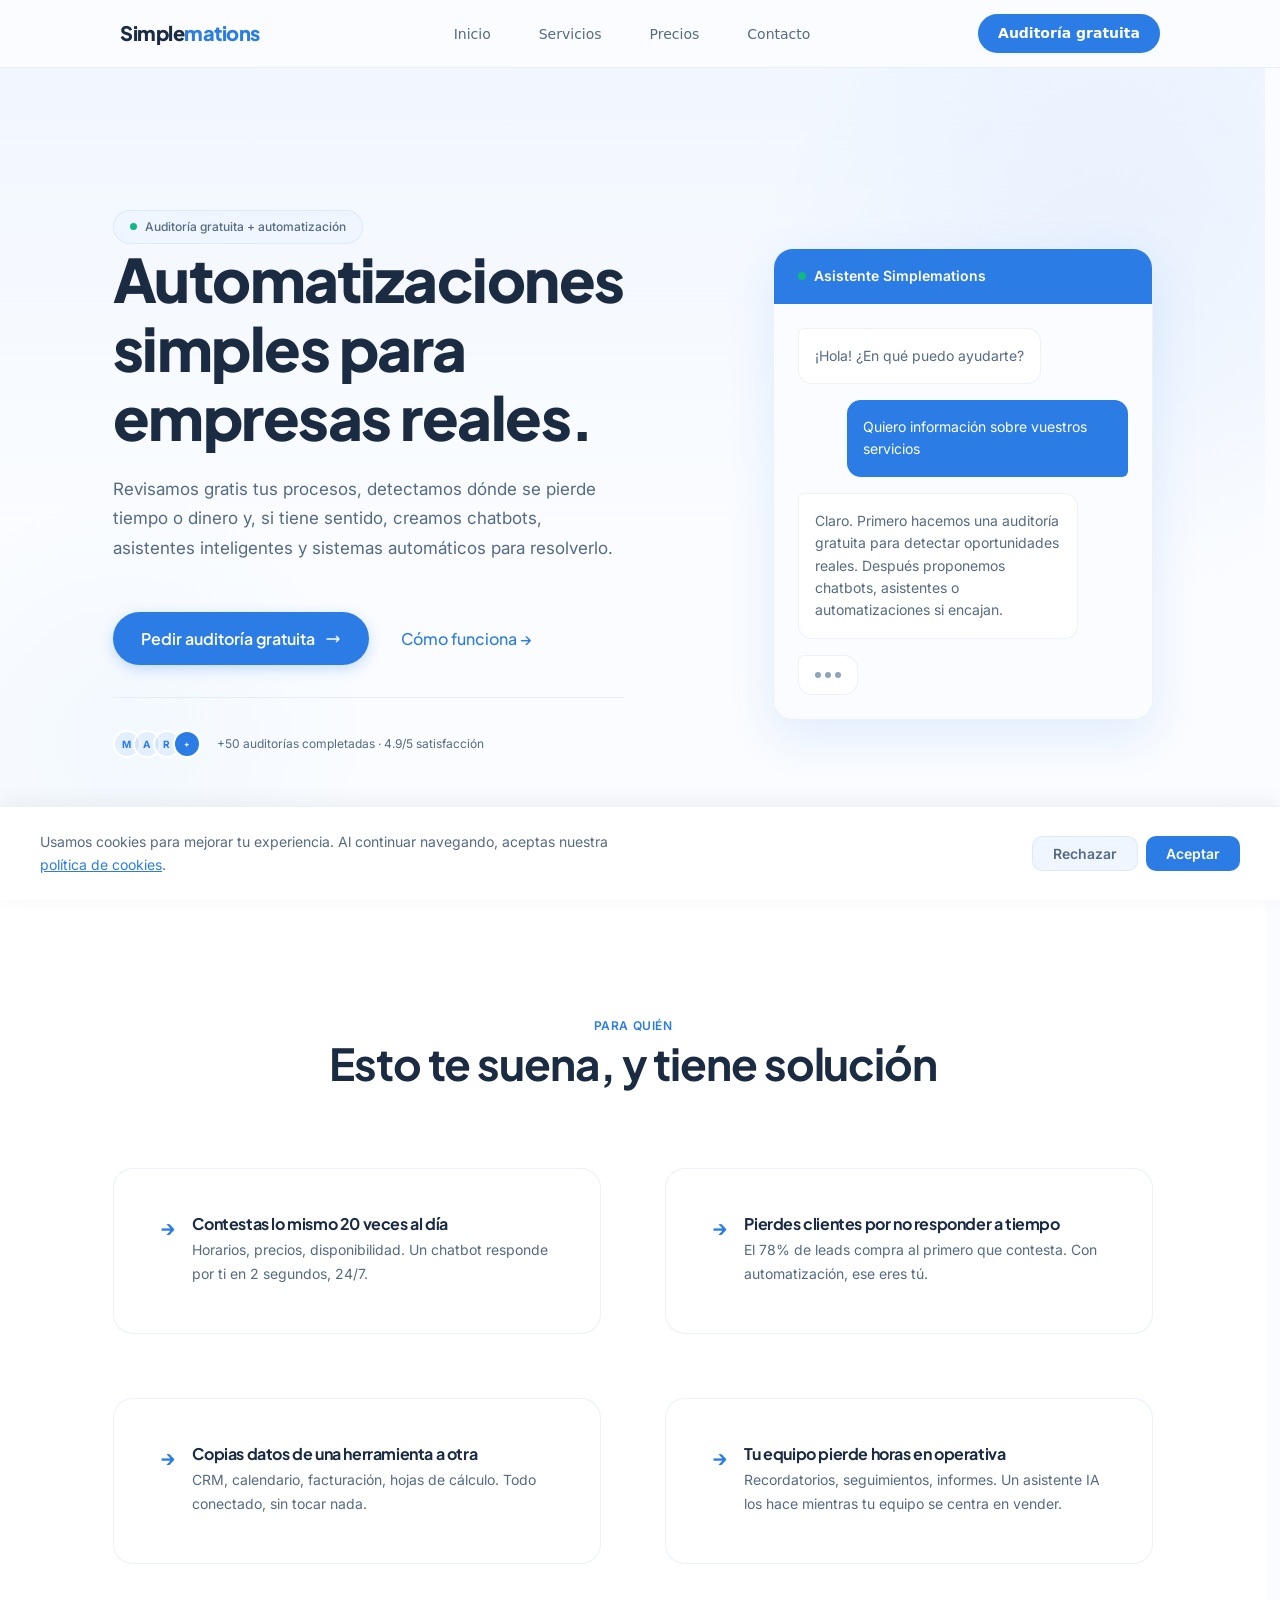
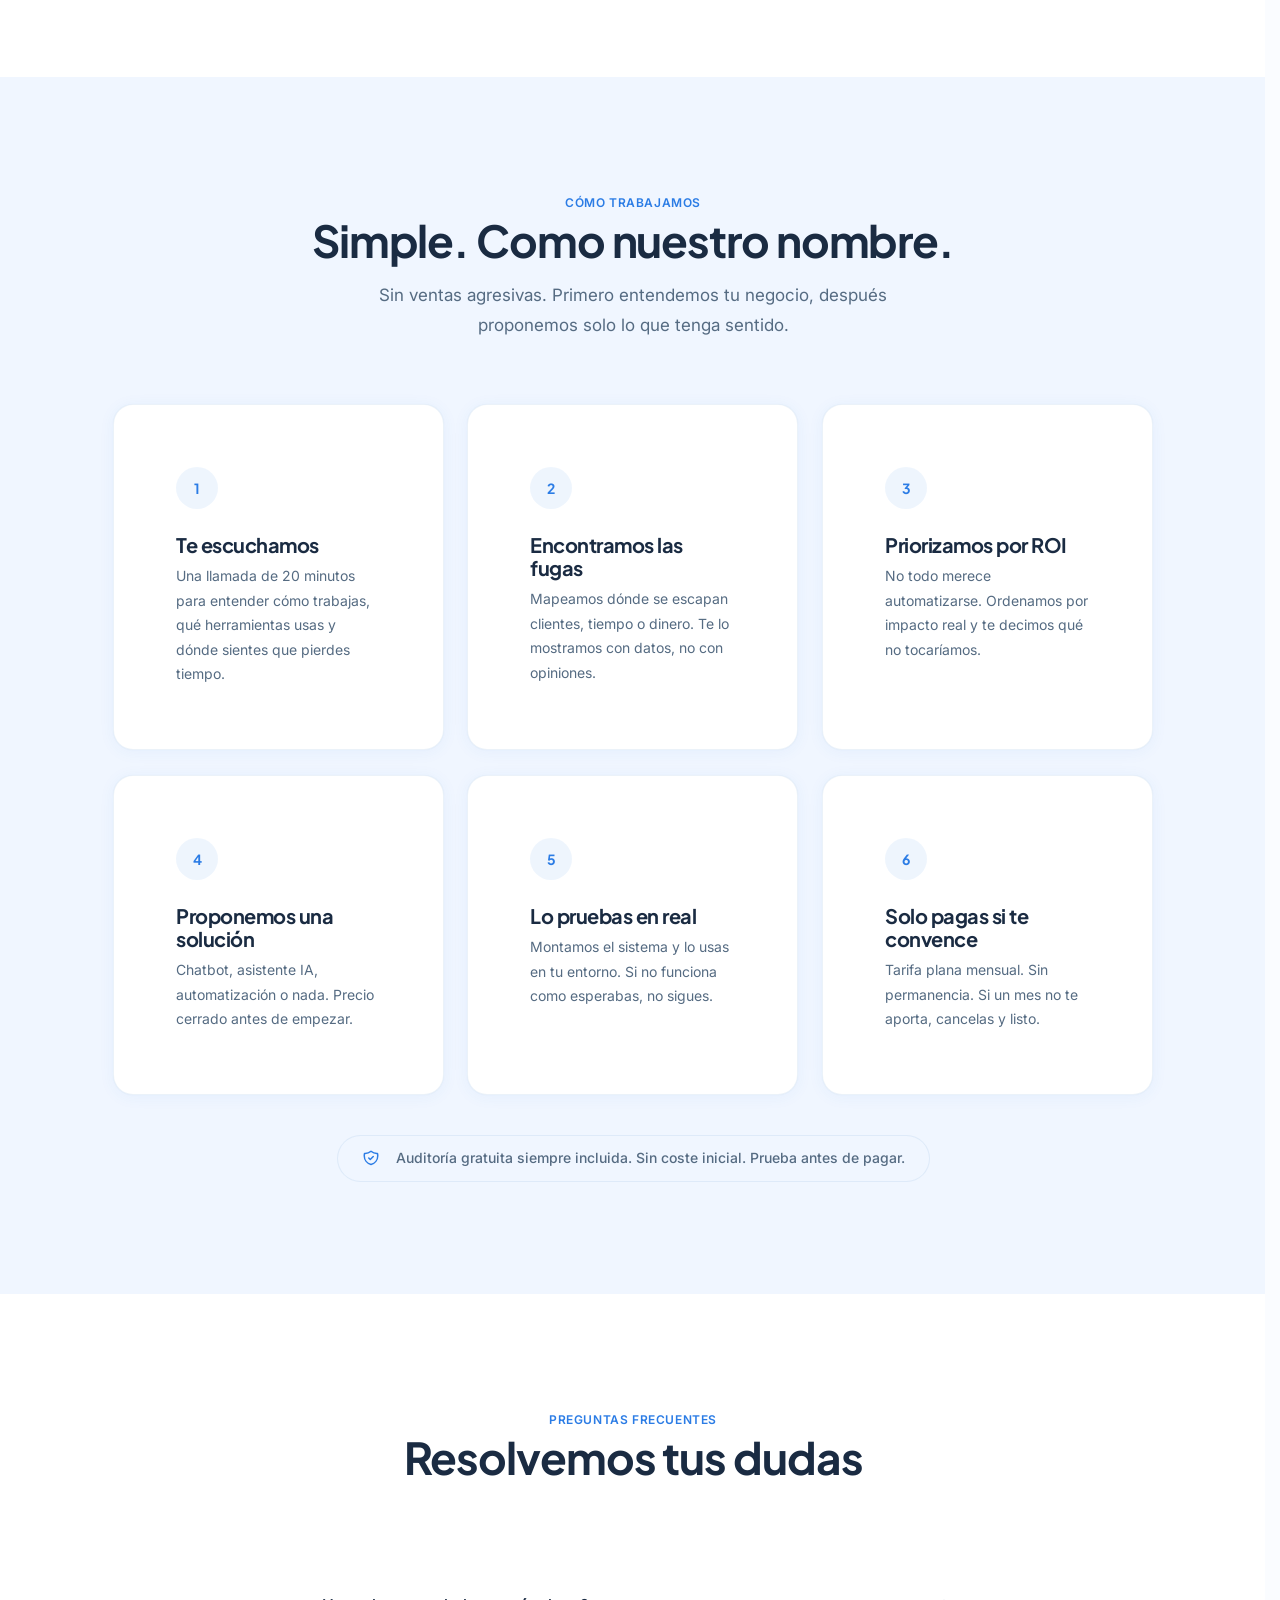
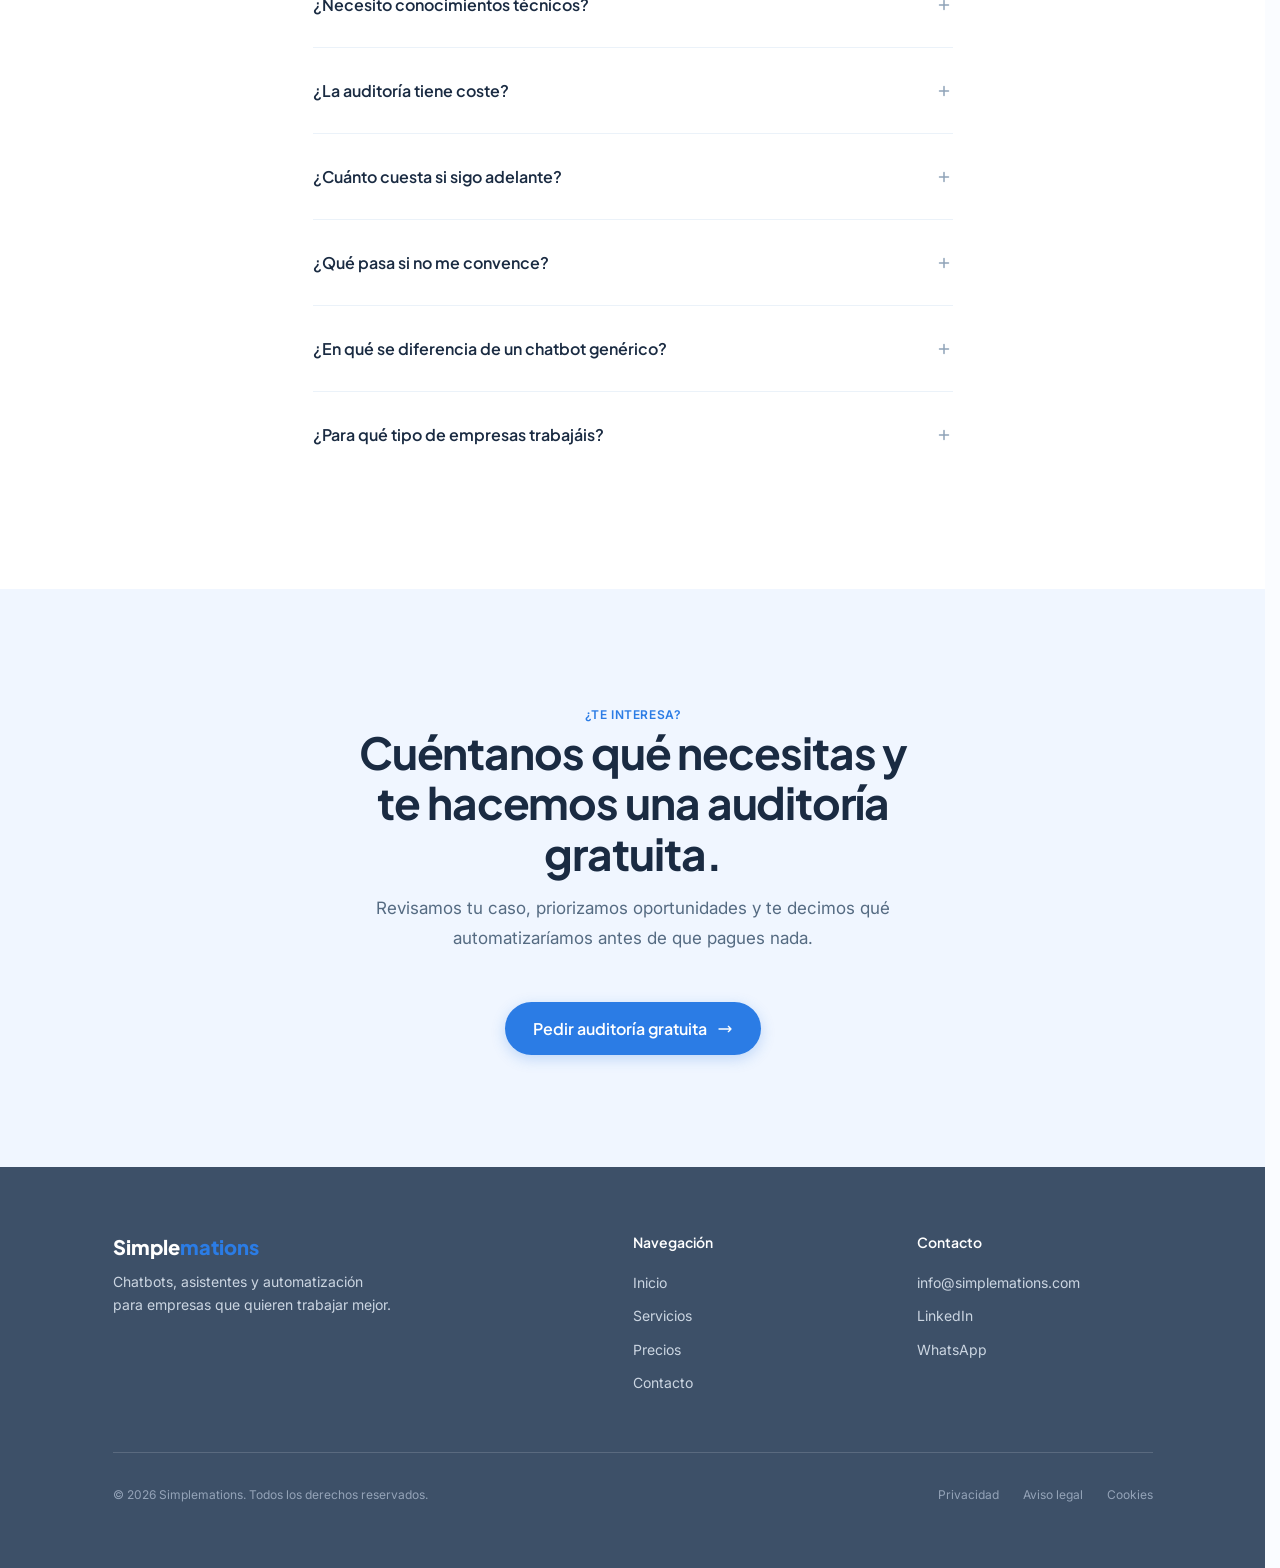
<file: index - copia seguridad ( no tocar).html>
<!DOCTYPE html>
<html lang="es">
<head>
    <meta charset="UTF-8">
    <meta name="viewport" content="width=device-width, initial-scale=1.0">
    <meta name="description" content="Simplemations — Automatización inteligente, chatbots y asistentes para tu empresa. Auditoría gratuita incluida siempre.">
    <meta name="theme-color" content="#2B7CE5">
    <meta property="og:title" content="Simplemations — Automatización simple para tu empresa">
    <meta property="og:description" content="Auditoría gratuita, chatbots, asistentes y automatización que funcionan. Sin complicaciones.">
    <meta property="og:image" content="assets/og-image.png">
    <meta property="og:type" content="website">
    <link rel="canonical" href="https://simplemations.com/index.html">
    <link rel="icon" type="image/svg+xml" href="assets/favicon.svg">
    <title>Simplemations — Automatización simple para tu empresa</title>
    <link rel="preconnect" href="https://fonts.googleapis.com">
    <link rel="preconnect" href="https://fonts.gstatic.com" crossorigin>
    <link href="https://fonts.googleapis.com/css2?family=Inter:wght@400;500;600&family=Plus+Jakarta+Sans:wght@500;600;700;800&display=swap" rel="stylesheet">
    <link rel="stylesheet" href="css/variables.css">
    <link rel="stylesheet" href="css/reset.css">
    <link rel="stylesheet" href="css/components.css">
    <link rel="stylesheet" href="css/pages.css">
    <script type="application/ld+json">
    {
        "@context": "https://schema.org",
        "@type": "ProfessionalService",
        "name": "Simplemations",
        "description": "Chatbots, asistentes inteligentes y automatización a medida para empresas. Auditoría gratuita incluida siempre.",
        "url": "https://simplemations.com",
        "email": "info@simplemations.com",
        "serviceType": ["Free Automation Audit", "Chatbot Development", "AI Assistant", "Business Process Automation"],
        "areaServed": "ES",
        "priceRange": "€€"
    }
    </script>
</head>
<body>

    <!-- NAV -->
    <nav class="nav">
        <div class="nav__inner">
            <a href="index.html" class="nav__logo">Simple<span>mations</span></a>
            <ul class="nav__links">
                <li><a href="index.html" class="active">Inicio</a></li>
                <li><a href="servicios.html">Servicios</a></li>
                <li><a href="precios.html">Precios</a></li>
                <li><a href="contacto.html">Contacto</a></li>
            </ul>
            <div class="nav__actions">
                <a href="contacto.html" class="nav__cta">Auditoría gratuita</a>
                <button type="button" class="nav__mobile-toggle" aria-label="Abrir menú">
                    <span></span><span></span><span></span>
                </button>
            </div>
        </div>
    </nav>

    <div class="mobile-menu">
        <button class="mobile-menu__close" aria-label="Cerrar menú">
            <svg fill="none" stroke="currentColor" viewBox="0 0 24 24"><path stroke-linecap="round" stroke-linejoin="round" stroke-width="2" d="M6 18L18 6M6 6l12 12"/></svg>
        </button>
        <a href="index.html">Inicio</a>
        <a href="servicios.html">Servicios</a>
        <a href="precios.html">Precios</a>
        <a href="contacto.html">Contacto</a>
    </div>

    <!-- HERO — split layout -->
    <section class="hero hero--split">
        <div class="container">
            <div class="hero__grid">
                <div class="hero__content">
                    <div class="badge">
                        <span class="badge__dot"></span>
                        Auditoría gratuita + automatización
                    </div>

                    <h1>
                        Automatizaciones simples para empresas reales.
                    </h1>

                    <p class="hero__subtitle">
                        Revisamos gratis tus procesos, detectamos dónde se pierde tiempo o dinero y, si tiene sentido, creamos chatbots, asistentes inteligentes y sistemas automáticos para resolverlo.
                    </p>

                    <div class="hero__actions">
                        <a href="contacto.html" class="btn btn--primary">
                            Pedir auditoría gratuita
                            <svg class="btn__icon" fill="none" stroke="currentColor" viewBox="0 0 24 24"><path stroke-linecap="round" stroke-linejoin="round" stroke-width="2" d="M17 8l4 4m0 0l-4 4m4-4H3"/></svg>
                        </a>
                        <a href="servicios.html" class="btn btn--ghost">Cómo funciona →</a>
                    </div>

                    <div class="hero__proof">
                        <div class="hero__proof-avatars">
                            <span>M</span><span>A</span><span>R</span><span>+</span>
                        </div>
                        <p>+50 auditorías completadas · 4.9/5 satisfacción</p>
                    </div>
                </div>

                <!-- Visual: Chat mockup animado -->
                <div class="hero__visual">
                    <div class="hero-chat">
                        <div class="hero-chat__header">
                            <div class="hero-chat__status"></div>
                            <span>Asistente Simplemations</span>
                        </div>
                        <div class="hero-chat__body">
                            <div class="hero-chat__msg hero-chat__msg--bot">
                                <p>¡Hola! ¿En qué puedo ayudarte?</p>
                            </div>
                            <div class="hero-chat__msg hero-chat__msg--user">
                                <p>Quiero información sobre vuestros servicios</p>
                            </div>
                            <div class="hero-chat__msg hero-chat__msg--bot">
                                <p>Claro. Primero hacemos una auditoría gratuita para detectar oportunidades reales. Después proponemos chatbots, asistentes o automatizaciones si encajan.</p>
                            </div>
                            <div class="hero-chat__typing">
                                <span></span><span></span><span></span>
                            </div>
                        </div>
                    </div>
                </div>
            </div>
        </div>
    </section>

    <!-- PARA QUIÉN -->
    <section class="section" style="background: var(--c-surface);">
        <div class="container">
            <div class="section-header section-header--center reveal">
                <span class="section-label">Para quién</span>
                <h2 class="section-title">Esto te suena, y tiene solución</h2>
            </div>
            <div class="grid grid--2">
                <div class="card card--flat reveal reveal-d1">
                    <div class="pain-point">
                        <span class="pain-point__icon">→</span>
                        <div>
                            <h3>Contestas lo mismo 20 veces al día</h3>
                            <p>Horarios, precios, disponibilidad. Un chatbot responde por ti en 2 segundos, 24/7.</p>
                        </div>
                    </div>
                </div>
                <div class="card card--flat reveal reveal-d2">
                    <div class="pain-point">
                        <span class="pain-point__icon">→</span>
                        <div>
                            <h3>Pierdes clientes por no responder a tiempo</h3>
                            <p>El 78% de leads compra al primero que contesta. Con automatización, ese eres tú.</p>
                        </div>
                    </div>
                </div>
                <div class="card card--flat reveal reveal-d1">
                    <div class="pain-point">
                        <span class="pain-point__icon">→</span>
                        <div>
                            <h3>Copias datos de una herramienta a otra</h3>
                            <p>CRM, calendario, facturación, hojas de cálculo. Todo conectado, sin tocar nada.</p>
                        </div>
                    </div>
                </div>
                <div class="card card--flat reveal reveal-d2">
                    <div class="pain-point">
                        <span class="pain-point__icon">→</span>
                        <div>
                            <h3>Tu equipo pierde horas en operativa</h3>
                            <p>Recordatorios, seguimientos, informes. Un asistente IA los hace mientras tu equipo se centra en vender.</p>
                        </div>
                    </div>
                </div>
            </div>
        </div>
    </section>

    <!-- CÓMO FUNCIONA -->
    <section class="section" style="background: var(--c-elevated);">
        <div class="container">
            <div class="section-header section-header--center reveal">
                <span class="section-label">Cómo trabajamos</span>
                <h2 class="section-title">Simple. Como nuestro nombre.</h2>
                <p class="section-desc">Sin ventas agresivas. Primero entendemos tu negocio, después proponemos solo lo que tenga sentido.</p>
            </div>
            <div class="steps-carousel">
                <div class="card reveal reveal-d1">
                    <div class="step">
                        <div class="step__number">1</div>
                        <h3>Te escuchamos</h3>
                        <p>Una llamada de 20 minutos para entender cómo trabajas, qué herramientas usas y dónde sientes que pierdes tiempo.</p>
                    </div>
                </div>
                <div class="card reveal reveal-d2">
                    <div class="step">
                        <div class="step__number">2</div>
                        <h3>Encontramos las fugas</h3>
                        <p>Mapeamos dónde se escapan clientes, tiempo o dinero. Te lo mostramos con datos, no con opiniones.</p>
                    </div>
                </div>
                <div class="card reveal reveal-d3">
                    <div class="step">
                        <div class="step__number">3</div>
                        <h3>Priorizamos por ROI</h3>
                        <p>No todo merece automatizarse. Ordenamos por impacto real y te decimos qué no tocaríamos.</p>
                    </div>
                </div>
                <div class="card reveal reveal-d1">
                    <div class="step">
                        <div class="step__number">4</div>
                        <h3>Proponemos una solución</h3>
                        <p>Chatbot, asistente IA, automatización o nada. Precio cerrado antes de empezar.</p>
                    </div>
                </div>
                <div class="card reveal reveal-d2">
                    <div class="step">
                        <div class="step__number">5</div>
                        <h3>Lo pruebas en real</h3>
                        <p>Montamos el sistema y lo usas en tu entorno. Si no funciona como esperabas, no sigues.</p>
                    </div>
                </div>
                <div class="card reveal reveal-d3">
                    <div class="step">
                        <div class="step__number">6</div>
                        <h3>Solo pagas si te convence</h3>
                        <p>Tarifa plana mensual. Sin permanencia. Si un mes no te aporta, cancelas y listo.</p>
                    </div>
                </div>
            </div>
            <div class="steps-dots">
                <span class="steps-dots__dot active"></span>
                <span class="steps-dots__dot"></span>
                <span class="steps-dots__dot"></span>
                <span class="steps-dots__dot"></span>
                <span class="steps-dots__dot"></span>
                <span class="steps-dots__dot"></span>
            </div>
            <div style="text-align: center; margin-top: 2.5rem;" class="reveal">
                <div class="guarantee">
                    <svg fill="none" stroke="currentColor" viewBox="0 0 24 24"><path stroke-linecap="round" stroke-linejoin="round" stroke-width="2" d="M9 12l2 2 4-4m5.618-4.016A11.955 11.955 0 0112 2.944a11.955 11.955 0 01-8.618 3.04A12.02 12.02 0 003 9c0 5.591 3.824 10.29 9 11.622 5.176-1.332 9-6.03 9-11.622 0-1.042-.133-2.052-.382-3.016z"/></svg>
                    Auditoría gratuita siempre incluida. Sin coste inicial. Prueba antes de pagar.
                </div>
            </div>
        </div>
    </section>


    <!-- FAQ -->
    <section class="section" style="background: var(--c-surface);">
        <div class="container container--sm">
            <div class="section-header section-header--center reveal">
                <span class="section-label">Preguntas Frecuentes</span>
                <h2 class="section-title">Resolvemos tus dudas</h2>
            </div>
            <div class="reveal">
                <div class="faq-item">
                    <button type="button" class="faq-item__q" aria-expanded="false">¿Necesito conocimientos técnicos?<svg fill="none" stroke="currentColor" viewBox="0 0 24 24"><path stroke-linecap="round" stroke-linejoin="round" stroke-width="2" d="M12 6v12m6-6H6"/></svg></button>
                    <div class="faq-item__a"><p>No. Nos encargamos de todo: diseño, instalación, configuración y mantenimiento. Tú solo dices qué necesitas.</p></div>
                </div>
                <div class="faq-item">
                    <button type="button" class="faq-item__q" aria-expanded="false">¿La auditoría tiene coste?<svg fill="none" stroke="currentColor" viewBox="0 0 24 24"><path stroke-linecap="round" stroke-linejoin="round" stroke-width="2" d="M12 6v12m6-6H6"/></svg></button>
                    <div class="faq-item__a"><p>No. La auditoría es gratuita siempre. Revisamos tu caso, detectamos oportunidades y te decimos qué haríamos antes de hablar de mensualidades.</p></div>
                </div>
                <div class="faq-item">
                    <button type="button" class="faq-item__q" aria-expanded="false">¿Cuánto cuesta si sigo adelante?<svg fill="none" stroke="currentColor" viewBox="0 0 24 24"><path stroke-linecap="round" stroke-linejoin="round" stroke-width="2" d="M12 6v12m6-6H6"/></svg></button>
                    <div class="faq-item__a"><p>Depende de lo que necesites. Trabajamos con tarifa plana mensual — sin costes iniciales de desarrollo. Tras la auditoría gratuita te damos un precio cerrado.</p></div>
                </div>
                <div class="faq-item">
                    <button type="button" class="faq-item__q" aria-expanded="false">¿Qué pasa si no me convence?<svg fill="none" stroke="currentColor" viewBox="0 0 24 24"><path stroke-linecap="round" stroke-linejoin="round" stroke-width="2" d="M12 6v12m6-6H6"/></svg></button>
                    <div class="faq-item__a"><p>Sin permanencia. Si el sistema no te aporta valor, lo retiramos y dejas de pagar. Así de simple.</p></div>
                </div>
                <div class="faq-item">
                    <button type="button" class="faq-item__q" aria-expanded="false">¿En qué se diferencia de un chatbot genérico?<svg fill="none" stroke="currentColor" viewBox="0 0 24 24"><path stroke-linecap="round" stroke-linejoin="round" stroke-width="2" d="M12 6v12m6-6H6"/></svg></button>
                    <div class="faq-item__a"><p>Lo hacemos a medida para tu negocio. No es un widget con respuestas predefinidas — entiende tu contexto, tus productos y tus procesos.</p></div>
                </div>
                <div class="faq-item">
                    <button type="button" class="faq-item__q" aria-expanded="false">¿Para qué tipo de empresas trabajáis?<svg fill="none" stroke="currentColor" viewBox="0 0 24 24"><path stroke-linecap="round" stroke-linejoin="round" stroke-width="2" d="M12 6v12m6-6H6"/></svg></button>
                    <div class="faq-item__a"><p>Cualquier empresa que atienda clientes o tenga procesos repetitivos: clínicas, agencias, consultoras, tiendas online, despachos profesionales...</p></div>
                </div>
            </div>
        </div>
    </section>


    <!-- CTA FINAL -->
    <section class="section" style="background: var(--c-elevated);">
        <div class="container" style="text-align: center;">
            <div class="reveal">
                <span class="section-label">¿Te interesa?</span>
                <h2 class="section-title" style="max-width: 560px; margin: 0 auto var(--sp-md);">Cuéntanos qué necesitas y te hacemos una auditoría gratuita.</h2>
                <p class="section-desc" style="margin: 0 auto var(--sp-2xl);">Revisamos tu caso, priorizamos oportunidades y te decimos qué automatizaríamos antes de que pagues nada.</p>
                <a href="contacto.html" class="btn btn--primary">
                    Pedir auditoría gratuita
                    <svg class="btn__icon" fill="none" stroke="currentColor" viewBox="0 0 24 24"><path stroke-linecap="round" stroke-linejoin="round" stroke-width="2" d="M17 8l4 4m0 0l-4 4m4-4H3"/></svg>
                </a>
            </div>
        </div>
    </section>

    <!-- FOOTER -->
    <footer class="footer">
        <div class="container">
            <div class="footer__grid">
                <div>
                    <p class="footer__brand">Simple<span>mations</span></p>
                    <p class="footer__tagline">Chatbots, asistentes y automatización para empresas que quieren trabajar mejor.</p>
                </div>
                <div>
                    <p class="footer__col-title">Navegación</p>
                    <ul class="footer__links">
                        <li><a href="index.html">Inicio</a></li>
                        <li><a href="servicios.html">Servicios</a></li>
                        <li><a href="precios.html">Precios</a></li>
                        <li><a href="contacto.html">Contacto</a></li>
                    </ul>
                </div>
                <div>
                    <p class="footer__col-title">Contacto</p>
                    <ul class="footer__links">
                        <li><a href="mailto:info@simplemations.com">info@simplemations.com</a></li>
                        <li><a href="#">LinkedIn</a></li>
                        <li><a href="#">WhatsApp</a></li>
                    </ul>
                </div>
            </div>
            <div class="footer__bottom">
                <p class="footer__copy">© 2026 Simplemations. Todos los derechos reservados.</p>
                <div class="footer__legal">
                    <a href="privacidad.html">Privacidad</a>
                    <a href="aviso-legal.html">Aviso legal</a>
                    <a href="privacidad.html#cookies">Cookies</a>
                </div>
            </div>
        </div>
    </footer>

    <!-- CHATBOT -->
    <div class="chatbot">
        <div class="chatbot__tooltip">
            <p class="chatbot__tooltip-title">¿Quieres una auditoría?</p>
            <p class="chatbot__tooltip-desc">Te orientamos antes de que pagues nada.</p>
        </div>
        <button class="chatbot__trigger" aria-label="Abrir chat">
            <svg fill="none" stroke="currentColor" viewBox="0 0 24 24"><path stroke-linecap="round" stroke-linejoin="round" stroke-width="2" d="M8 12h.01M12 12h.01M16 12h.01M21 12c0 4.418-4.03 8-9 8a9.863 9.863 0 01-4.255-.949L3 20l1.395-3.72C3.512 15.042 3 13.574 3 12c0-4.418 4.03-8 9-8s9 3.582 9 8z"/></svg>
        </button>
        <div class="chatbot__window">
            <div class="chatbot__w-header">
                <div class="chatbot__w-info">
                    <div class="chatbot__w-avatar">
                        <svg fill="none" stroke="currentColor" viewBox="0 0 24 24"><path stroke-linecap="round" stroke-linejoin="round" stroke-width="2" d="M13 10V3L4 14h7v7l9-11h-7z"/></svg>
                    </div>
                    <div>
                        <p class="chatbot__w-name">Asistente Simplemations</p>
                        <p class="chatbot__w-status">En línea</p>
                    </div>
                </div>
                <button class="chatbot__w-close" aria-label="Cerrar chat">
                    <svg fill="none" stroke="currentColor" viewBox="0 0 24 24"><path stroke-linecap="round" stroke-linejoin="round" stroke-width="2" d="M6 18L18 6M6 6l12 12"/></svg>
                </button>
            </div>
            <div class="chatbot__messages">
                <div class="chatbot__bubble">¡Hola! Soy el asistente de Simplemations. Podemos empezar por una auditoría gratuita. ¿Qué quieres revisar?</div>
            </div>
            <div class="chatbot__input-bar">
                <input type="text" class="chatbot__input" placeholder="Escribe tu pregunta...">
                <button class="chatbot__send" aria-label="Enviar">
                    <svg fill="none" stroke="currentColor" viewBox="0 0 24 24"><path stroke-linecap="round" stroke-linejoin="round" stroke-width="2" d="M12 19l9 2-9-18-9 18 9-2zm0 0v-8"/></svg>
                </button>
            </div>
        </div>
    </div>

    <!-- COOKIE BANNER -->
    <div class="cookie-banner">
        <p class="cookie-banner__text">Usamos cookies para mejorar tu experiencia. Al continuar navegando, aceptas nuestra <a href="privacidad.html#cookies">política de cookies</a>.</p>
        <div class="cookie-banner__actions">
            <button class="cookie-banner__btn cookie-banner__btn--reject">Rechazar</button>
            <button class="cookie-banner__btn cookie-banner__btn--accept">Aceptar</button>
        </div>
    </div>

    <script src="js/main.js"></script>
    <!-- v4 -->
</body>
</html>
</file>
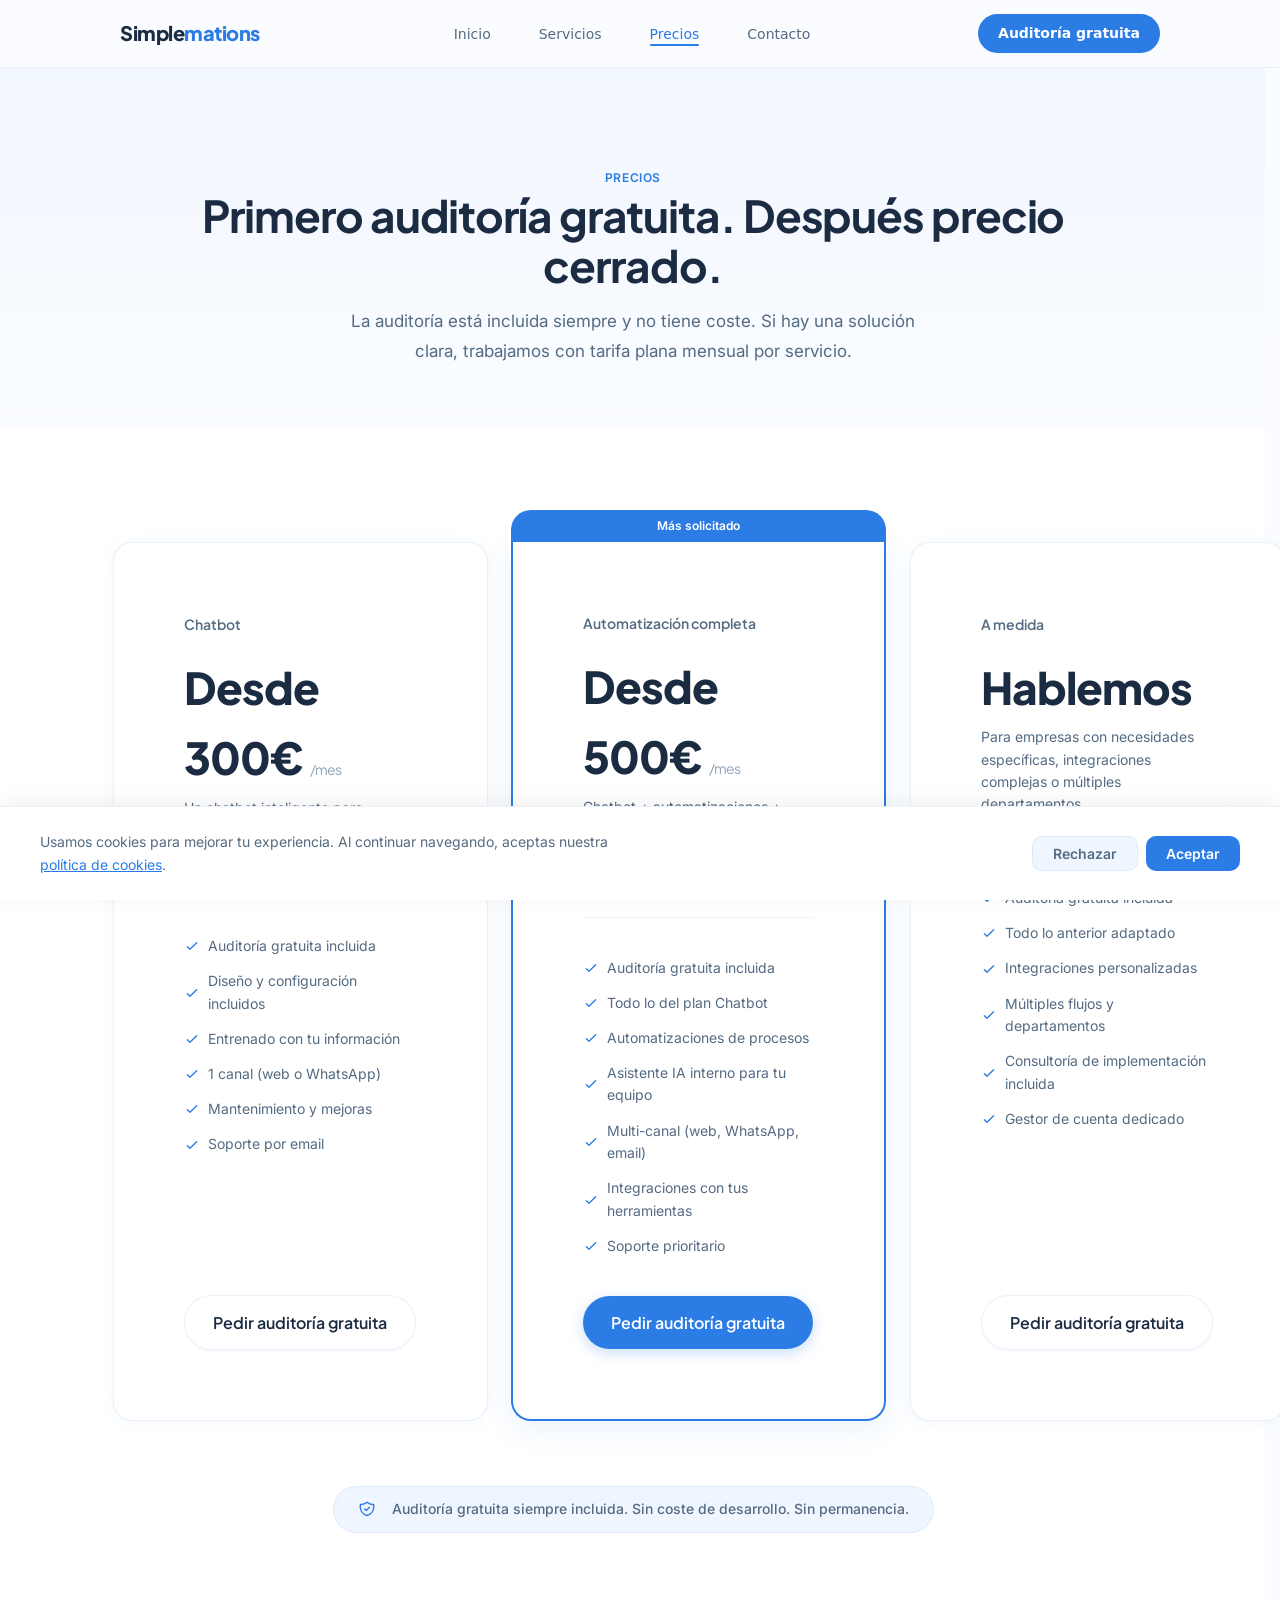
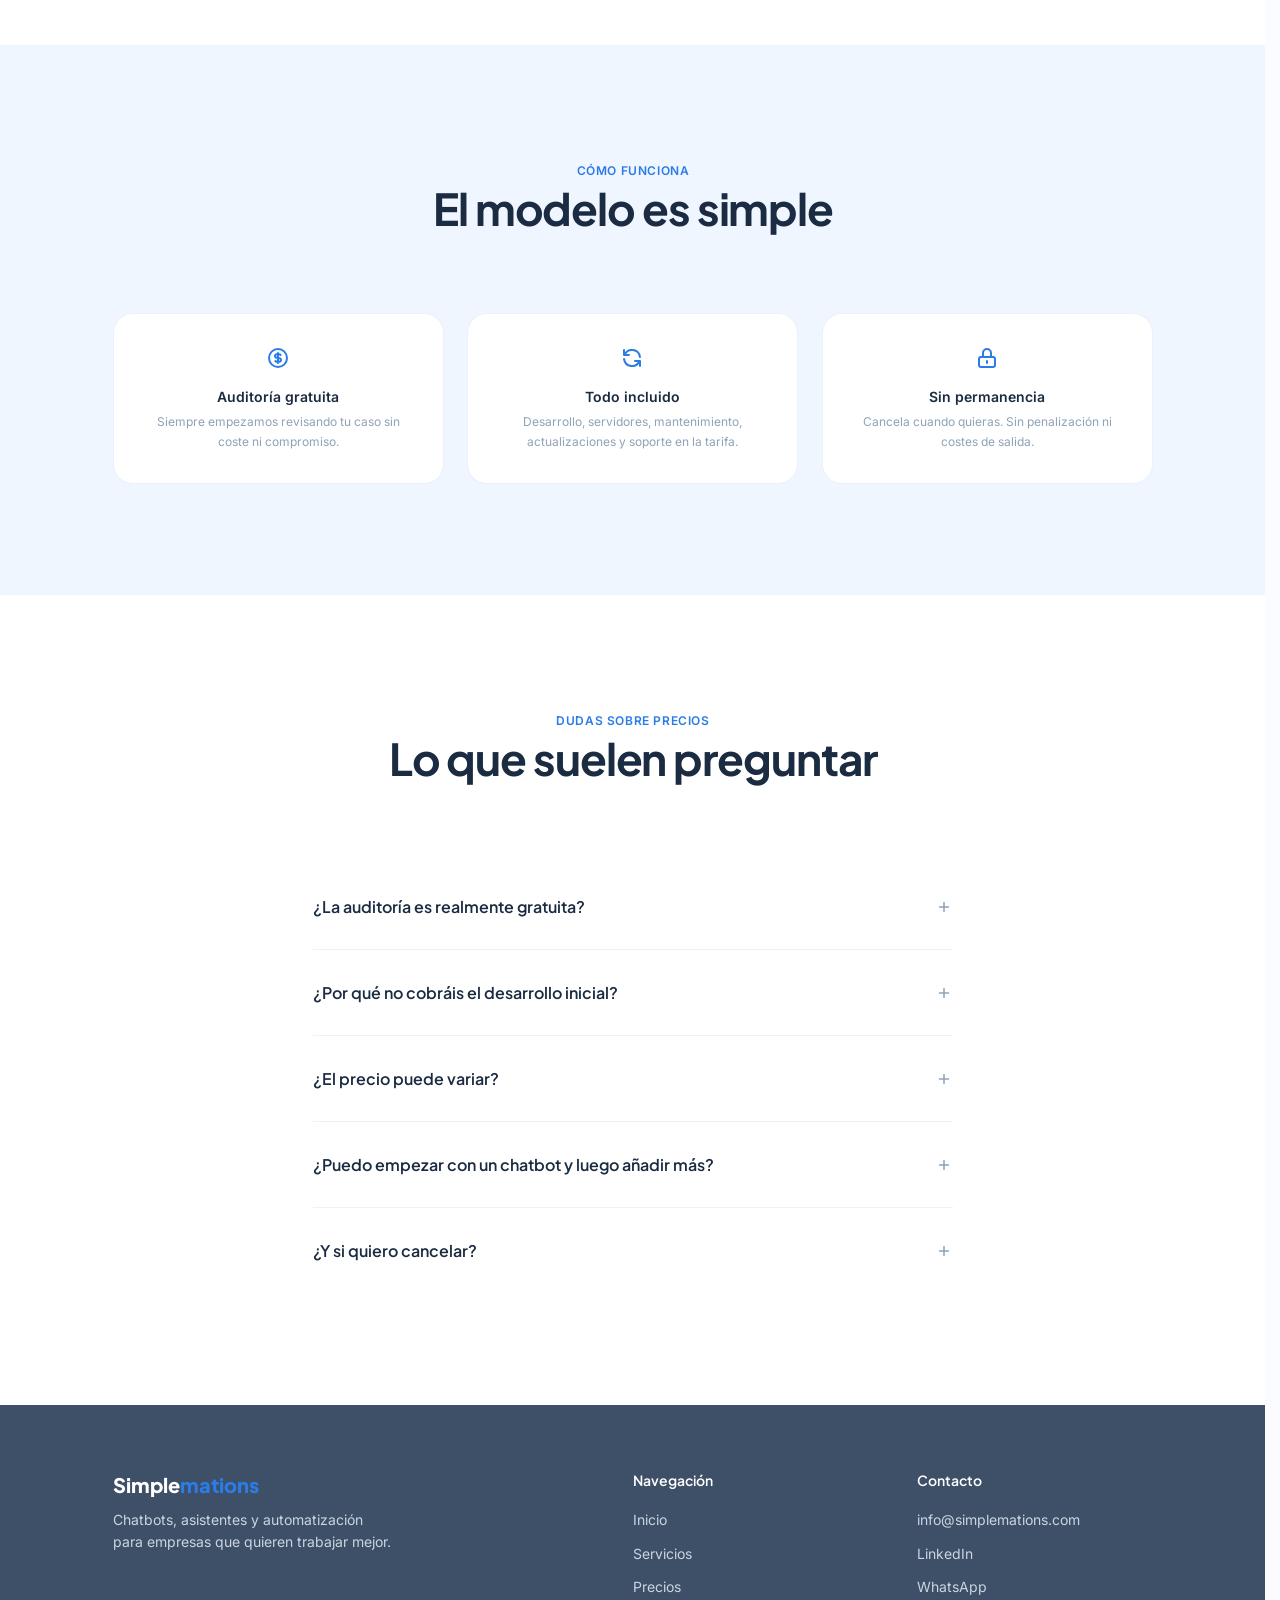
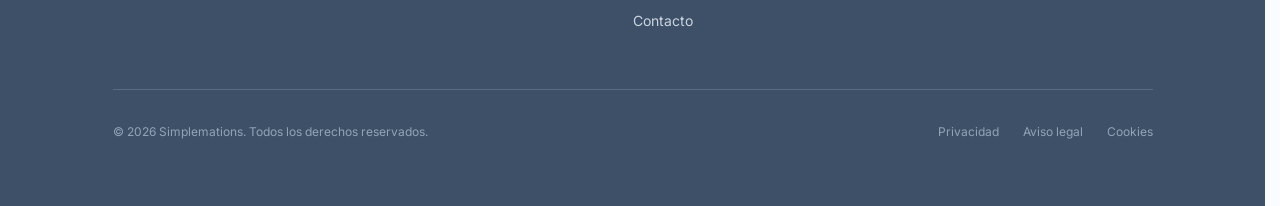
<file: precios.html>
<!DOCTYPE html>
<html lang="es">
<head>
    <meta charset="UTF-8">
    <meta name="viewport" content="width=device-width, initial-scale=1.0">
    <meta name="description" content="Precios de Simplemations. Auditoría gratuita siempre incluida, tarifa plana mensual por servicio, sin costes iniciales de desarrollo.">
    <meta name="theme-color" content="#2B7CE5">
    <link rel="canonical" href="https://simplemations.com/precios.html">
    <link rel="icon" type="image/svg+xml" href="assets/favicon.svg">
    <title>Precios — Simplemations</title>
    <link rel="preconnect" href="https://fonts.googleapis.com">
    <link rel="preconnect" href="https://fonts.gstatic.com" crossorigin>
    <link href="https://fonts.googleapis.com/css2?family=Inter:wght@400;500;600&family=Plus+Jakarta+Sans:wght@500;600;700;800&display=swap" rel="stylesheet">
    <link rel="stylesheet" href="css/variables.css">
    <link rel="stylesheet" href="css/reset.css">
    <link rel="stylesheet" href="css/components.css">
    <link rel="stylesheet" href="css/pages.css">
</head>
<body>

    <nav class="nav">
        <div class="nav__inner">
            <a href="index.html" class="nav__logo">Simple<span>mations</span></a>
            <ul class="nav__links">
                <li><a href="index.html">Inicio</a></li>
                <li><a href="servicios.html">Servicios</a></li>
                <li><a href="precios.html" class="active">Precios</a></li>
                <li><a href="contacto.html">Contacto</a></li>
            </ul>
            <div class="nav__actions">
                <a href="contacto.html" class="nav__cta">Auditoría gratuita</a>
                <button type="button" class="nav__mobile-toggle" aria-label="Abrir menú"><span></span><span></span><span></span></button>
            </div>
        </div>
    </nav>
    <div class="mobile-menu">
        <button class="mobile-menu__close" aria-label="Cerrar"><svg fill="none" stroke="currentColor" viewBox="0 0 24 24"><path stroke-linecap="round" stroke-linejoin="round" stroke-width="2" d="M6 18L18 6M6 6l12 12"/></svg></button>
        <a href="index.html">Inicio</a><a href="servicios.html">Servicios</a><a href="precios.html">Precios</a><a href="contacto.html">Contacto</a>
    </div>

    <!-- HERO -->
    <section class="pricing-hero section">
        <div class="container">
            <div class="reveal">
                <span class="section-label">Precios</span>
                <h1 class="section-title">Primero auditoría gratuita. Después precio cerrado.</h1>
                <p class="section-desc" style="margin: var(--sp-md) auto 0;">La auditoría está incluida siempre y no tiene coste. Si hay una solución clara, trabajamos con tarifa plana mensual por servicio.</p>
            </div>
        </div>
    </section>


    <!-- PRICING -->
    <section class="section" style="background: var(--c-surface);">
        <div class="container">
            <div class="pricing-carousel">
                <!-- Chatbot -->
                <div class="card reveal reveal-d1">
                    <div class="pricing-card">
                        <p class="pricing-card__name">Chatbot</p>
                        <p class="pricing-card__price">Desde 300€ <span>/mes</span></p>
                        <p class="pricing-card__desc">Un chatbot inteligente para atender a tus clientes en tu web o WhatsApp.</p>
                        <ul class="pricing-card__features">
                            <li><svg fill="none" stroke="currentColor" viewBox="0 0 24 24"><path stroke-linecap="round" stroke-linejoin="round" stroke-width="2" d="M5 13l4 4L19 7"/></svg>Auditoría gratuita incluida</li>
                            <li><svg fill="none" stroke="currentColor" viewBox="0 0 24 24"><path stroke-linecap="round" stroke-linejoin="round" stroke-width="2" d="M5 13l4 4L19 7"/></svg>Diseño y configuración incluidos</li>
                            <li><svg fill="none" stroke="currentColor" viewBox="0 0 24 24"><path stroke-linecap="round" stroke-linejoin="round" stroke-width="2" d="M5 13l4 4L19 7"/></svg>Entrenado con tu información</li>
                            <li><svg fill="none" stroke="currentColor" viewBox="0 0 24 24"><path stroke-linecap="round" stroke-linejoin="round" stroke-width="2" d="M5 13l4 4L19 7"/></svg>1 canal (web o WhatsApp)</li>
                            <li><svg fill="none" stroke="currentColor" viewBox="0 0 24 24"><path stroke-linecap="round" stroke-linejoin="round" stroke-width="2" d="M5 13l4 4L19 7"/></svg>Mantenimiento y mejoras</li>
                            <li><svg fill="none" stroke="currentColor" viewBox="0 0 24 24"><path stroke-linecap="round" stroke-linejoin="round" stroke-width="2" d="M5 13l4 4L19 7"/></svg>Soporte por email</li>
                        </ul>
                        <a href="contacto.html" class="btn btn--secondary btn--full">Pedir auditoría gratuita</a>
                    </div>
                </div>

                <!-- Automatización -->
                <div class="card card--featured reveal reveal-d2" data-badge="Más solicitado">
                    <div class="pricing-card pricing-card--featured">
                        <span class="pricing-card__badge">Más solicitado</span>
                        <p class="pricing-card__name">Automatización completa</p>
                        <p class="pricing-card__price">Desde 500€ <span>/mes</span></p>
                        <p class="pricing-card__desc">Chatbot + automatizaciones + asistente. Todo el paquete para que tu empresa funcione en automático.</p>
                        <ul class="pricing-card__features">
                            <li><svg fill="none" stroke="currentColor" viewBox="0 0 24 24"><path stroke-linecap="round" stroke-linejoin="round" stroke-width="2" d="M5 13l4 4L19 7"/></svg>Auditoría gratuita incluida</li>
                            <li><svg fill="none" stroke="currentColor" viewBox="0 0 24 24"><path stroke-linecap="round" stroke-linejoin="round" stroke-width="2" d="M5 13l4 4L19 7"/></svg>Todo lo del plan Chatbot</li>
                            <li><svg fill="none" stroke="currentColor" viewBox="0 0 24 24"><path stroke-linecap="round" stroke-linejoin="round" stroke-width="2" d="M5 13l4 4L19 7"/></svg>Automatizaciones de procesos</li>
                            <li><svg fill="none" stroke="currentColor" viewBox="0 0 24 24"><path stroke-linecap="round" stroke-linejoin="round" stroke-width="2" d="M5 13l4 4L19 7"/></svg>Asistente IA interno para tu equipo</li>
                            <li><svg fill="none" stroke="currentColor" viewBox="0 0 24 24"><path stroke-linecap="round" stroke-linejoin="round" stroke-width="2" d="M5 13l4 4L19 7"/></svg>Multi-canal (web, WhatsApp, email)</li>
                            <li><svg fill="none" stroke="currentColor" viewBox="0 0 24 24"><path stroke-linecap="round" stroke-linejoin="round" stroke-width="2" d="M5 13l4 4L19 7"/></svg>Integraciones con tus herramientas</li>
                            <li><svg fill="none" stroke="currentColor" viewBox="0 0 24 24"><path stroke-linecap="round" stroke-linejoin="round" stroke-width="2" d="M5 13l4 4L19 7"/></svg>Soporte prioritario</li>
                        </ul>
                        <a href="contacto.html" class="btn btn--primary btn--full">Pedir auditoría gratuita</a>
                    </div>
                </div>

                <!-- A medida -->
                <div class="card reveal reveal-d3">
                    <div class="pricing-card">
                        <p class="pricing-card__name">A medida</p>
                        <p class="pricing-card__price">Hablemos</p>
                        <p class="pricing-card__desc">Para empresas con necesidades específicas, integraciones complejas o múltiples departamentos.</p>
                        <ul class="pricing-card__features">
                            <li><svg fill="none" stroke="currentColor" viewBox="0 0 24 24"><path stroke-linecap="round" stroke-linejoin="round" stroke-width="2" d="M5 13l4 4L19 7"/></svg>Auditoría gratuita incluida</li>
                            <li><svg fill="none" stroke="currentColor" viewBox="0 0 24 24"><path stroke-linecap="round" stroke-linejoin="round" stroke-width="2" d="M5 13l4 4L19 7"/></svg>Todo lo anterior adaptado</li>
                            <li><svg fill="none" stroke="currentColor" viewBox="0 0 24 24"><path stroke-linecap="round" stroke-linejoin="round" stroke-width="2" d="M5 13l4 4L19 7"/></svg>Integraciones personalizadas</li>
                            <li><svg fill="none" stroke="currentColor" viewBox="0 0 24 24"><path stroke-linecap="round" stroke-linejoin="round" stroke-width="2" d="M5 13l4 4L19 7"/></svg>Múltiples flujos y departamentos</li>
                            <li><svg fill="none" stroke="currentColor" viewBox="0 0 24 24"><path stroke-linecap="round" stroke-linejoin="round" stroke-width="2" d="M5 13l4 4L19 7"/></svg>Consultoría de implementación incluida</li>
                            <li><svg fill="none" stroke="currentColor" viewBox="0 0 24 24"><path stroke-linecap="round" stroke-linejoin="round" stroke-width="2" d="M5 13l4 4L19 7"/></svg>Gestor de cuenta dedicado</li>
                        </ul>
                        <a href="contacto.html" class="btn btn--secondary btn--full">Pedir auditoría gratuita</a>
                    </div>
                </div>
            </div>
            <div class="pricing-dots">
                <span class="pricing-dots__dot active"></span>
                <span class="pricing-dots__dot"></span>
                <span class="pricing-dots__dot"></span>
            </div>
            <div class="slider-arrows" aria-label="Controles del carrusel">
                <button type="button" class="slider-arrow slider-arrow--prev" aria-label="Anterior">
                    <svg fill="none" stroke="currentColor" viewBox="0 0 24 24"><path stroke-linecap="round" stroke-linejoin="round" stroke-width="2" d="M15 19l-7-7 7-7"/></svg>
                </button>
                <button type="button" class="slider-arrow slider-arrow--next" aria-label="Siguiente">
                    <svg fill="none" stroke="currentColor" viewBox="0 0 24 24"><path stroke-linecap="round" stroke-linejoin="round" stroke-width="2" d="M9 5l7 7-7 7"/></svg>
                </button>
            </div>

            <div style="text-align: center; margin-top: var(--sp-3xl);" class="reveal">
                <div class="guarantee">
                    <svg fill="none" stroke="currentColor" viewBox="0 0 24 24"><path stroke-linecap="round" stroke-linejoin="round" stroke-width="2" d="M9 12l2 2 4-4m5.618-4.016A11.955 11.955 0 0112 2.944a11.955 11.955 0 01-8.618 3.04A12.02 12.02 0 003 9c0 5.591 3.824 10.29 9 11.622 5.176-1.332 9-6.03 9-11.622 0-1.042-.133-2.052-.382-3.016z"/></svg>
                    Auditoría gratuita siempre incluida. Sin coste de desarrollo. Sin permanencia.
                </div>
            </div>
        </div>
    </section>


    <!-- CÓMO FUNCIONA EL PRECIO -->
    <section class="section" style="background: var(--c-elevated);">
        <div class="container">
            <div class="section-header section-header--center reveal">
                <span class="section-label">Cómo funciona</span>
                <h2 class="section-title">El modelo es simple</h2>
            </div>
            <div class="grid grid--3">
                <div class="card card--flat reveal reveal-d1" style="text-align: center; padding: var(--sp-xl);">
                    <svg style="width:24px;height:24px;color:var(--c-primary);margin:0 auto var(--sp-md);" fill="none" stroke="currentColor" viewBox="0 0 24 24"><path stroke-linecap="round" stroke-linejoin="round" stroke-width="2" d="M12 8c-1.657 0-3 .895-3 2s1.343 2 3 2 3 .895 3 2-1.343 2-3 2m0-8c1.11 0 2.08.402 2.599 1M12 8V7m0 1v8m0 0v1m0-1c-1.11 0-2.08-.402-2.599-1M21 12a9 9 0 11-18 0 9 9 0 0118 0z"/></svg>
                    <p style="font-size:var(--fs-sm);font-weight:var(--fw-semi);">Auditoría gratuita</p>
                    <p style="font-size:var(--fs-xs);color:var(--c-text-3);margin-top:4px;">Siempre empezamos revisando tu caso sin coste ni compromiso.</p>
                </div>
                <div class="card card--flat reveal reveal-d2" style="text-align: center; padding: var(--sp-xl);">
                    <svg style="width:24px;height:24px;color:var(--c-primary);margin:0 auto var(--sp-md);" fill="none" stroke="currentColor" viewBox="0 0 24 24"><path stroke-linecap="round" stroke-linejoin="round" stroke-width="2" d="M4 4v5h.582m15.356 2A8.001 8.001 0 004.582 9m0 0H9m11 11v-5h-.581m0 0a8.003 8.003 0 01-15.357-2m15.357 2H15"/></svg>
                    <p style="font-size:var(--fs-sm);font-weight:var(--fw-semi);">Todo incluido</p>
                    <p style="font-size:var(--fs-xs);color:var(--c-text-3);margin-top:4px;">Desarrollo, servidores, mantenimiento, actualizaciones y soporte en la tarifa.</p>
                </div>
                <div class="card card--flat reveal reveal-d3" style="text-align: center; padding: var(--sp-xl);">
                    <svg style="width:24px;height:24px;color:var(--c-primary);margin:0 auto var(--sp-md);" fill="none" stroke="currentColor" viewBox="0 0 24 24"><path stroke-linecap="round" stroke-linejoin="round" stroke-width="2" d="M12 15v2m-6 4h12a2 2 0 002-2v-6a2 2 0 00-2-2H6a2 2 0 00-2 2v6a2 2 0 002 2zm10-10V7a4 4 0 00-8 0v4h8z"/></svg>
                    <p style="font-size:var(--fs-sm);font-weight:var(--fw-semi);">Sin permanencia</p>
                    <p style="font-size:var(--fs-xs);color:var(--c-text-3);margin-top:4px;">Cancela cuando quieras. Sin penalización ni costes de salida.</p>
                </div>
            </div>
        </div>
    </section>

    <!-- FAQ -->
    <section class="section" style="background: var(--c-surface);">
        <div class="container container--sm">
            <div class="section-header section-header--center reveal">
                <span class="section-label">Dudas sobre precios</span>
                <h2 class="section-title">Lo que suelen preguntar</h2>
            </div>
            <div class="reveal">
                <div class="faq-item">
                    <button type="button" class="faq-item__q" aria-expanded="false">¿La auditoría es realmente gratuita?<svg fill="none" stroke="currentColor" viewBox="0 0 24 24"><path stroke-linecap="round" stroke-linejoin="round" stroke-width="2" d="M12 6v12m6-6H6"/></svg></button>
                    <div class="faq-item__a"><p>Sí. Revisamos tu caso, detectamos oportunidades y te damos una recomendación clara sin cobrarte. Solo pagas si decides implementar una solución.</p></div>
                </div>
                <div class="faq-item">
                    <button type="button" class="faq-item__q" aria-expanded="false">¿Por qué no cobráis el desarrollo inicial?<svg fill="none" stroke="currentColor" viewBox="0 0 24 24"><path stroke-linecap="round" stroke-linejoin="round" stroke-width="2" d="M12 6v12m6-6H6"/></svg></button>
                    <div class="faq-item__a"><p>Porque preferimos que pruebes el sistema funcionando antes de comprometerte. Si te aporta valor, te quedas. Si no, cada uno por su lado sin que hayas gastado nada.</p></div>
                </div>
                <div class="faq-item">
                    <button type="button" class="faq-item__q" aria-expanded="false">¿El precio puede variar?<svg fill="none" stroke="currentColor" viewBox="0 0 24 24"><path stroke-linecap="round" stroke-linejoin="round" stroke-width="2" d="M12 6v12m6-6H6"/></svg></button>
                    <div class="faq-item__a"><p>Sí. El "desde" depende de la complejidad de tu caso. Pero la auditoría gratuita nos permite darte un precio cerrado antes de empezar — sin sorpresas después.</p></div>
                </div>
                <div class="faq-item">
                    <button type="button" class="faq-item__q" aria-expanded="false">¿Puedo empezar con un chatbot y luego añadir más?<svg fill="none" stroke="currentColor" viewBox="0 0 24 24"><path stroke-linecap="round" stroke-linejoin="round" stroke-width="2" d="M12 6v12m6-6H6"/></svg></button>
                    <div class="faq-item__a"><p>Claro. Muchos clientes empiezan con un chatbot y cuando ven cómo funciona, añaden automatizaciones o asistentes. Es modular.</p></div>
                </div>
                <div class="faq-item">
                    <button type="button" class="faq-item__q" aria-expanded="false">¿Y si quiero cancelar?<svg fill="none" stroke="currentColor" viewBox="0 0 24 24"><path stroke-linecap="round" stroke-linejoin="round" stroke-width="2" d="M12 6v12m6-6H6"/></svg></button>
                    <div class="faq-item__a"><p>Cancelas y listo. Exportamos tus datos, retiramos el sistema y dejas de pagar ese mes. Sin letra pequeña.</p></div>
                </div>
            </div>
        </div>
    </section>

    <!-- FOOTER -->
    <footer class="footer">
        <div class="container">
            <div class="footer__grid">
                <div>
                    <p class="footer__brand">Simple<span>mations</span></p>
                    <p class="footer__tagline">Chatbots, asistentes y automatización para empresas que quieren trabajar mejor.</p>
                </div>
                <div>
                    <p class="footer__col-title">Navegación</p>
                    <ul class="footer__links">
                        <li><a href="index.html">Inicio</a></li>
                        <li><a href="servicios.html">Servicios</a></li>
                        <li><a href="precios.html">Precios</a></li>
                        <li><a href="contacto.html">Contacto</a></li>
                    </ul>
                </div>
                <div>
                    <p class="footer__col-title">Contacto</p>
                    <ul class="footer__links">
                        <li><a href="mailto:info@simplemations.com">info@simplemations.com</a></li>
                        <li><a href="#">LinkedIn</a></li>
                        <li><a href="#">WhatsApp</a></li>
                    </ul>
                </div>
            </div>
            <div class="footer__bottom">
                <p class="footer__copy">© 2026 Simplemations. Todos los derechos reservados.</p>
                <div class="footer__legal">
                    <a href="privacidad.html">Privacidad</a>
                    <a href="aviso-legal.html">Aviso legal</a>
                    <a href="privacidad.html#cookies">Cookies</a>
                </div>
            </div>
        </div>
    </footer>

    <!-- CHATBOT -->
    <div class="chatbot">
        <button class="chatbot__trigger" aria-label="Abrir chat">
            <svg fill="none" stroke="currentColor" viewBox="0 0 24 24"><path stroke-linecap="round" stroke-linejoin="round" stroke-width="2" d="M8 12h.01M12 12h.01M16 12h.01M21 12c0 4.418-4.03 8-9 8a9.863 9.863 0 01-4.255-.949L3 20l1.395-3.72C3.512 15.042 3 13.574 3 12c0-4.418 4.03-8 9-8s9 3.582 9 8z"/></svg>
        </button>
        <div class="chatbot__window">
            <div class="chatbot__w-header">
                <div class="chatbot__w-info">
                    <div class="chatbot__w-avatar"><svg fill="none" stroke="currentColor" viewBox="0 0 24 24"><path stroke-linecap="round" stroke-linejoin="round" stroke-width="2" d="M13 10V3L4 14h7v7l9-11h-7z"/></svg></div>
                    <div>
                        <p class="chatbot__w-name">Asistente Simplemations</p>
                        <p class="chatbot__w-status">En línea</p>
                    </div>
                </div>
                <button class="chatbot__w-close" aria-label="Cerrar"><svg fill="none" stroke="currentColor" viewBox="0 0 24 24"><path stroke-linecap="round" stroke-linejoin="round" stroke-width="2" d="M6 18L18 6M6 6l12 12"/></svg></button>
            </div>
            <div class="chatbot__messages"><div class="chatbot__bubble">¿Tienes dudas sobre precios? Primero hacemos una auditoría gratuita y luego te damos una recomendación clara.</div></div>
            <div class="chatbot__input-bar">
                <input type="text" class="chatbot__input" placeholder="Escribe tu pregunta...">
                <button class="chatbot__send" aria-label="Enviar"><svg fill="none" stroke="currentColor" viewBox="0 0 24 24"><path stroke-linecap="round" stroke-linejoin="round" stroke-width="2" d="M12 19l9 2-9-18-9 18 9-2zm0 0v-8"/></svg></button>
            </div>
        </div>
    </div>

    <!-- COOKIE BANNER -->
    <div class="cookie-banner">
        <p class="cookie-banner__text">Usamos cookies para mejorar tu experiencia. Al continuar navegando, aceptas nuestra <a href="privacidad.html#cookies">política de cookies</a>.</p>
        <div class="cookie-banner__actions">
            <button class="cookie-banner__btn cookie-banner__btn--reject">Rechazar</button>
            <button class="cookie-banner__btn cookie-banner__btn--accept">Aceptar</button>
        </div>
    </div>

    <script src="js/main.js?v=20260701-modular-crm-1"></script>
    <!-- v4 -->
</body>
</html>
</file>
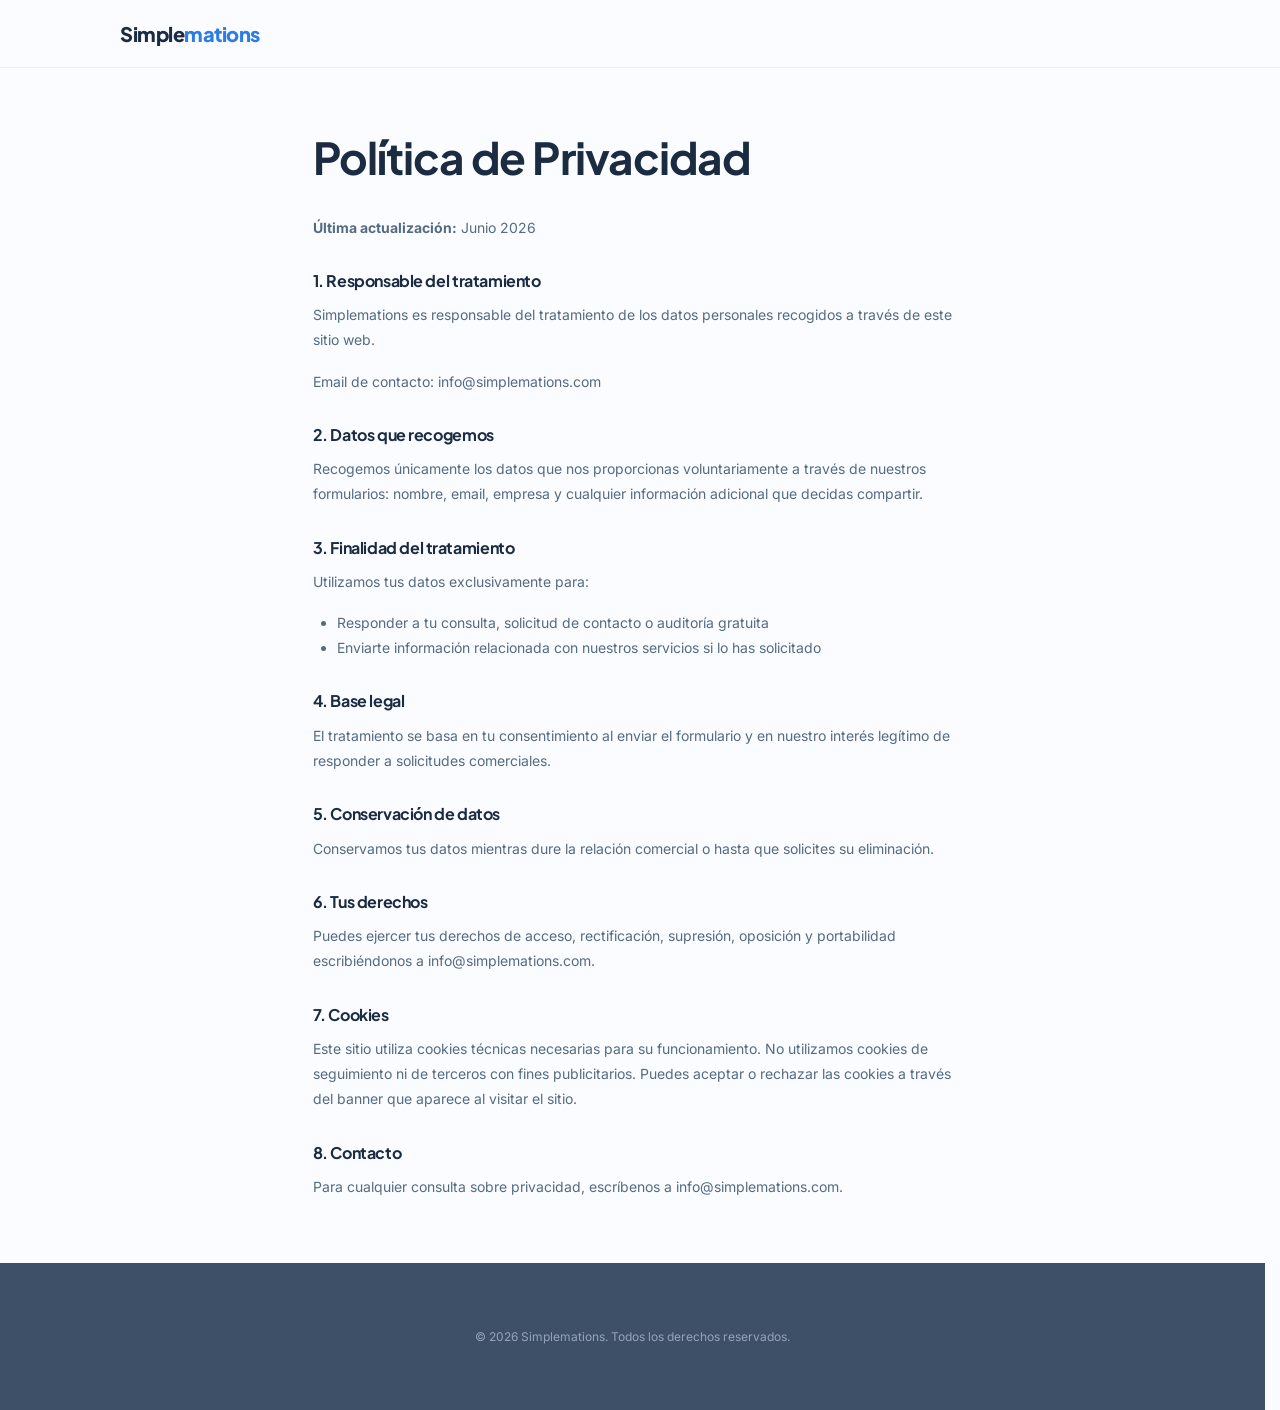
<file: privacidad.html>
<!DOCTYPE html>
<html lang="es">
<head>
    <meta charset="UTF-8">
    <meta name="viewport" content="width=device-width, initial-scale=1.0">
    <meta name="robots" content="noindex">
    <link rel="canonical" href="https://simplemations.com/privacidad.html">
    <link rel="icon" type="image/svg+xml" href="assets/favicon.svg">
    <title>Política de Privacidad — Simplemations</title>
    <link rel="preconnect" href="https://fonts.googleapis.com">
    <link rel="preconnect" href="https://fonts.gstatic.com" crossorigin>
    <link href="https://fonts.googleapis.com/css2?family=Inter:wght@400;500;600&family=Plus+Jakarta+Sans:wght@500;600;700;800&display=swap" rel="stylesheet">
    <link rel="stylesheet" href="css/variables.css">
    <link rel="stylesheet" href="css/reset.css">
    <link rel="stylesheet" href="css/components.css">
    <link rel="stylesheet" href="css/pages.css">
</head>
<body>

    <nav class="nav">
        <div class="nav__inner">
            <a href="index.html" class="nav__logo">Simple<span>mations</span></a>
        </div>
    </nav>

    <section style="padding: calc(68px + 4rem) 0 4rem;">
        <div class="container container--sm">
            <h1 class="section-title" style="margin-bottom: 2rem;">Política de Privacidad</h1>

            <div style="font-size: var(--fs-sm); color: var(--c-text-2); line-height: 1.8;">
                <p style="margin-bottom: 1.5rem;"><strong>Última actualización:</strong> Junio 2026</p>

                <h2 style="font-size: var(--fs-base); color: var(--c-text); margin: 2rem 0 0.75rem;">1. Responsable del tratamiento</h2>
                <p style="margin-bottom: 1rem;">Simplemations es responsable del tratamiento de los datos personales recogidos a través de este sitio web.</p>
                <p style="margin-bottom: 1rem;">Email de contacto: info@simplemations.com</p>

                <h2 style="font-size: var(--fs-base); color: var(--c-text); margin: 2rem 0 0.75rem;">2. Datos que recogemos</h2>
                <p style="margin-bottom: 1rem;">Recogemos únicamente los datos que nos proporcionas voluntariamente a través de nuestros formularios: nombre, email, empresa y cualquier información adicional que decidas compartir.</p>

                <h2 style="font-size: var(--fs-base); color: var(--c-text); margin: 2rem 0 0.75rem;">3. Finalidad del tratamiento</h2>
                <p style="margin-bottom: 1rem;">Utilizamos tus datos exclusivamente para:</p>
                <ul style="margin-bottom: 1rem; padding-left: 1.5rem; list-style: disc;">
                    <li>Responder a tu consulta, solicitud de contacto o auditoría gratuita</li>
                    <li>Enviarte información relacionada con nuestros servicios si lo has solicitado</li>
                </ul>

                <h2 style="font-size: var(--fs-base); color: var(--c-text); margin: 2rem 0 0.75rem;">4. Base legal</h2>
                <p style="margin-bottom: 1rem;">El tratamiento se basa en tu consentimiento al enviar el formulario y en nuestro interés legítimo de responder a solicitudes comerciales.</p>

                <h2 style="font-size: var(--fs-base); color: var(--c-text); margin: 2rem 0 0.75rem;">5. Conservación de datos</h2>
                <p style="margin-bottom: 1rem;">Conservamos tus datos mientras dure la relación comercial o hasta que solicites su eliminación.</p>

                <h2 style="font-size: var(--fs-base); color: var(--c-text); margin: 2rem 0 0.75rem;">6. Tus derechos</h2>
                <p style="margin-bottom: 1rem;">Puedes ejercer tus derechos de acceso, rectificación, supresión, oposición y portabilidad escribiéndonos a info@simplemations.com.</p>

                <h2 style="font-size: var(--fs-base); color: var(--c-text); margin: 2rem 0 0.75rem;">7. Cookies</h2>
                <p style="margin-bottom: 1rem;">Este sitio utiliza cookies técnicas necesarias para su funcionamiento. No utilizamos cookies de seguimiento ni de terceros con fines publicitarios. Puedes aceptar o rechazar las cookies a través del banner que aparece al visitar el sitio.</p>

                <h2 style="font-size: var(--fs-base); color: var(--c-text); margin: 2rem 0 0.75rem;">8. Contacto</h2>
                <p>Para cualquier consulta sobre privacidad, escríbenos a info@simplemations.com.</p>
            </div>
        </div>
    </section>

    <footer class="footer">
        <div class="container" style="text-align: center;">
            <p class="footer__copy">© 2026 Simplemations. Todos los derechos reservados.</p>
        </div>
    </footer>
    <!-- v4 -->
</body>
</html>
</file>
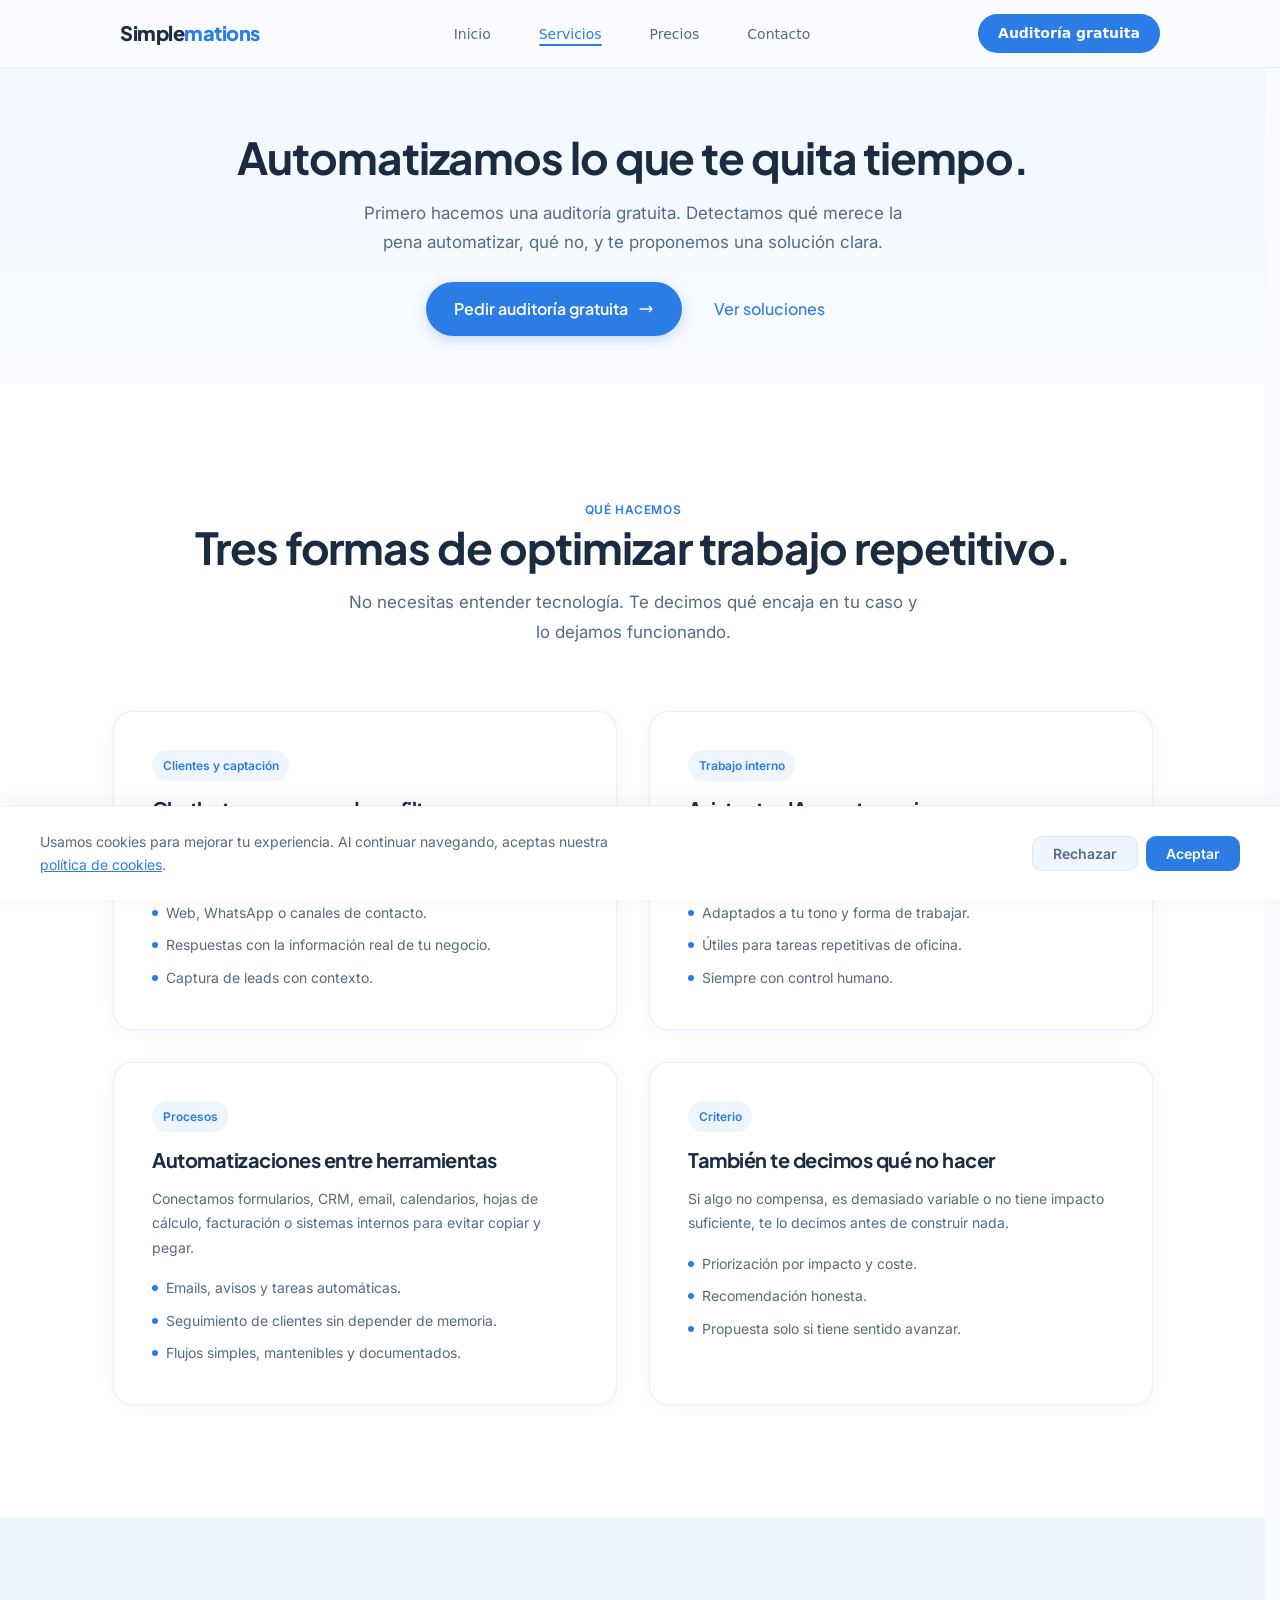
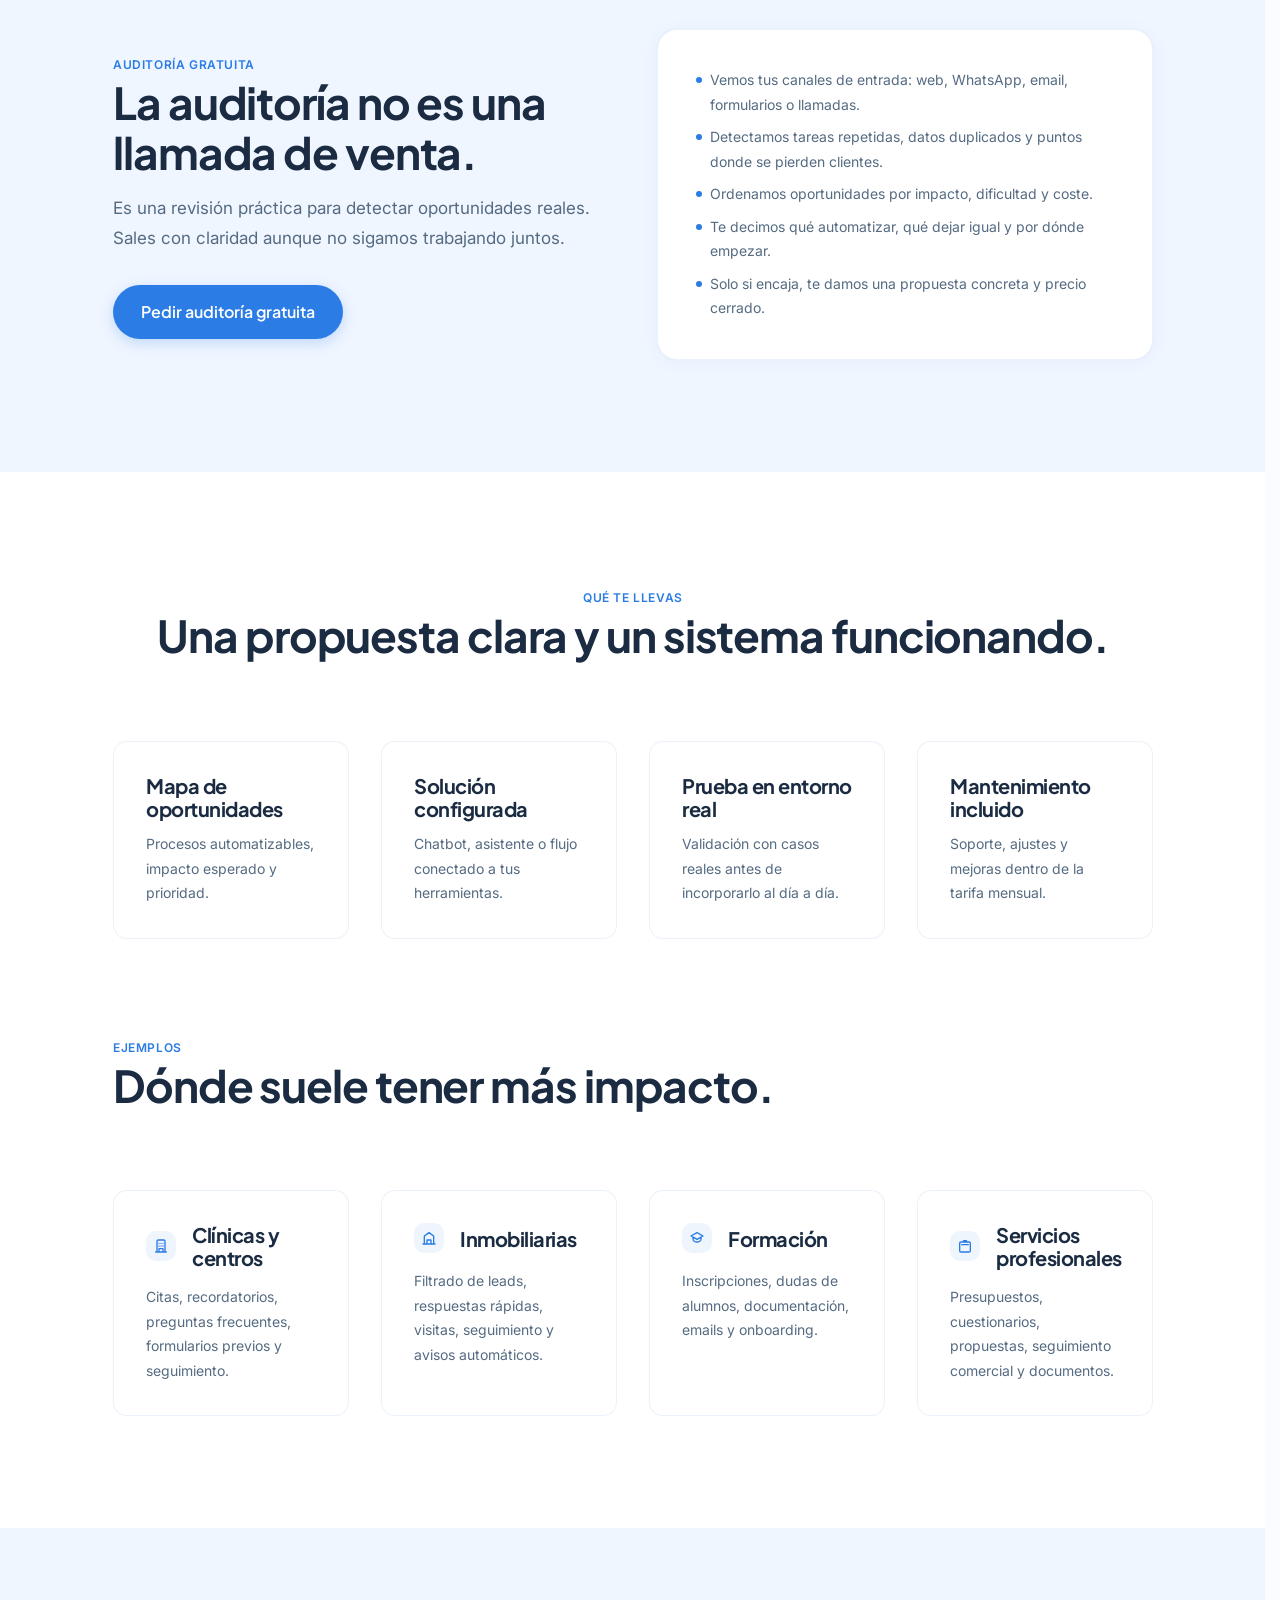
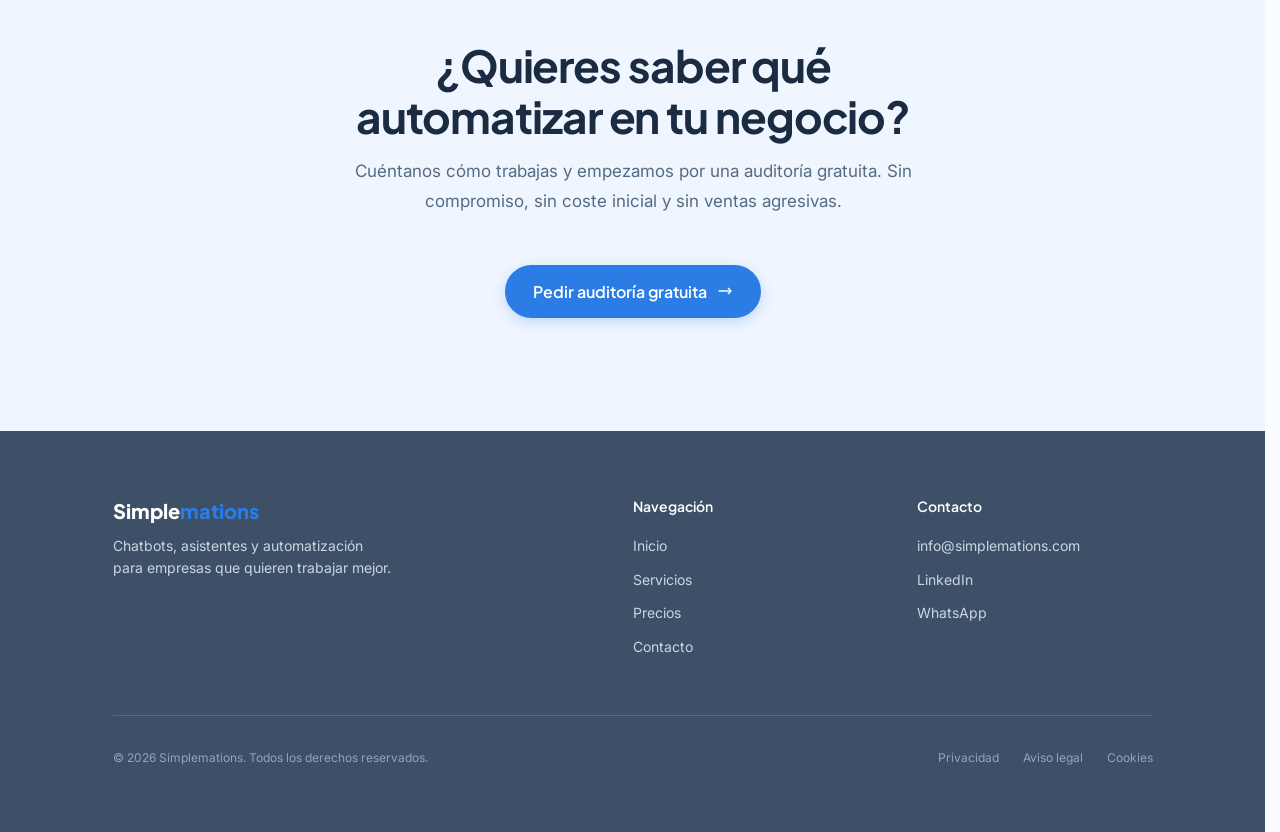
<file: servicios.html>
<!DOCTYPE html>
<html lang="es">
<head>
    <meta charset="UTF-8">
    <meta name="viewport" content="width=device-width, initial-scale=1.0">
    <meta name="description" content="Simplemations - Auditoría gratuita, chatbots, asistentes inteligentes y automatizaciones a medida para tu empresa.">
    <meta name="theme-color" content="#2B7CE5">
    <link rel="canonical" href="https://simplemations.com/servicios.html">
    <link rel="icon" type="image/svg+xml" href="assets/favicon.svg">
    <title>Servicios - Simplemations</title>
    <link rel="preconnect" href="https://fonts.googleapis.com">
    <link rel="preconnect" href="https://fonts.gstatic.com" crossorigin>
    <link href="https://fonts.googleapis.com/css2?family=Inter:wght@400;500;600&family=Plus+Jakarta+Sans:wght@500;600;700;800&display=swap" rel="stylesheet">
    <link rel="stylesheet" href="css/variables.css">
    <link rel="stylesheet" href="css/reset.css">
    <link rel="stylesheet" href="css/components.css">
    <link rel="stylesheet" href="css/pages.css">
</head>
<body>

    <nav class="nav">
        <div class="nav__inner">
            <a href="index.html" class="nav__logo">Simple<span>mations</span></a>
            <ul class="nav__links">
                <li><a href="index.html">Inicio</a></li>
                <li><a href="servicios.html" class="active">Servicios</a></li>
                <li><a href="precios.html">Precios</a></li>
                <li><a href="contacto.html">Contacto</a></li>
            </ul>
            <div class="nav__actions">
                <a href="contacto.html" class="nav__cta">Auditoría gratuita</a>
                <button type="button" class="nav__mobile-toggle" aria-label="Abrir menú"><span></span><span></span><span></span></button>
            </div>
        </div>
    </nav>
    <div class="mobile-menu">
        <button class="mobile-menu__close" aria-label="Cerrar"><svg fill="none" stroke="currentColor" viewBox="0 0 24 24"><path stroke-linecap="round" stroke-linejoin="round" stroke-width="2" d="M6 18L18 6M6 6l12 12"/></svg></button>
        <a href="index.html">Inicio</a><a href="servicios.html">Servicios</a><a href="precios.html">Precios</a><a href="contacto.html">Contacto</a>
    </div>

    <!-- HERO -->
    <section class="service-hero section">
        <div class="container">
            <div class="reveal">
                <h1 class="section-title">Automatizamos lo que te quita tiempo.</h1>
                <p class="section-desc" style="margin: var(--sp-md) auto 0;">Primero hacemos una auditoría gratuita. Detectamos qué merece la pena automatizar, qué no, y te proponemos una solución clara.</p>
                <div class="service-hero__actions">
                    <a href="contacto.html" class="btn btn--primary">Pedir auditoría gratuita<svg class="btn__icon" fill="none" stroke="currentColor" viewBox="0 0 24 24"><path stroke-linecap="round" stroke-linejoin="round" stroke-width="2" d="M17 8l4 4m0 0l-4 4m4-4H3"/></svg></a>
                    <a href="#soluciones" class="btn btn--ghost">Ver soluciones</a>
                </div>
            </div>
        </div>
    </section>

    <!-- SOLUCIONES -->
    <section id="soluciones" class="section" style="background: var(--c-surface);">
        <div class="container">
            <div class="section-header section-header--center reveal">
                <span class="section-label">Qué hacemos</span>
                <h2 class="section-title">Tres formas de optimizar trabajo repetitivo.</h2>
                <p class="section-desc">No necesitas entender tecnología. Te decimos qué encaja en tu caso y lo dejamos funcionando.</p>
            </div>
            <div class="service-solution mobile-carousel">
                <div class="card reveal reveal-d1">
                    <div class="solution-card">
                        <span class="solution-card__tag">Clientes y captación</span>
                        <h3>Chatbots que responden y filtran</h3>
                        <p>Responden preguntas frecuentes, recogen datos útiles y derivan a tu equipo cuando la conversación requiere una persona.</p>
                        <ul class="deliverable-list">
                            <li>Web, WhatsApp o canales de contacto.</li>
                            <li>Respuestas con la información real de tu negocio.</li>
                            <li>Captura de leads con contexto.</li>
                        </ul>
                    </div>
                </div>
                <div class="card reveal reveal-d2">
                    <div class="solution-card">
                        <span class="solution-card__tag">Trabajo interno</span>
                        <h3>Asistentes IA para tu equipo</h3>
                        <p>Ayudan a buscar información, resumir documentos, redactar respuestas, preparar propuestas o consultar procesos internos.</p>
                        <ul class="deliverable-list">
                            <li>Adaptados a tu tono y forma de trabajar.</li>
                            <li>Útiles para tareas repetitivas de oficina.</li>
                            <li>Siempre con control humano.</li>
                        </ul>
                    </div>
                </div>
                <div class="card reveal reveal-d1">
                    <div class="solution-card">
                        <span class="solution-card__tag">Procesos</span>
                        <h3>Automatizaciones entre herramientas</h3>
                        <p>Conectamos formularios, CRM, email, calendarios, hojas de cálculo, facturación o sistemas internos para evitar copiar y pegar.</p>
                        <ul class="deliverable-list">
                            <li>Emails, avisos y tareas automáticas.</li>
                            <li>Seguimiento de clientes sin depender de memoria.</li>
                            <li>Flujos simples, mantenibles y documentados.</li>
                        </ul>
                    </div>
                </div>
                <div class="card reveal reveal-d2">
                    <div class="solution-card">
                        <span class="solution-card__tag">Criterio</span>
                        <h3>También te decimos qué no hacer</h3>
                        <p>Si algo no compensa, es demasiado variable o no tiene impacto suficiente, te lo decimos antes de construir nada.</p>
                        <ul class="deliverable-list">
                            <li>Priorización por impacto y coste.</li>
                            <li>Recomendación honesta.</li>
                            <li>Propuesta solo si tiene sentido avanzar.</li>
                        </ul>
                    </div>
                </div>
            </div>
            <div class="mobile-dots" aria-hidden="true">
                <span class="mobile-dots__dot active"></span>
                <span class="mobile-dots__dot"></span>
                <span class="mobile-dots__dot"></span>
                <span class="mobile-dots__dot"></span>
            </div>
            <div class="slider-arrows" aria-label="Controles del carrusel">
                <button type="button" class="slider-arrow slider-arrow--prev" aria-label="Anterior">
                    <svg fill="none" stroke="currentColor" viewBox="0 0 24 24"><path stroke-linecap="round" stroke-linejoin="round" stroke-width="2" d="M15 19l-7-7 7-7"/></svg>
                </button>
                <button type="button" class="slider-arrow slider-arrow--next" aria-label="Siguiente">
                    <svg fill="none" stroke="currentColor" viewBox="0 0 24 24"><path stroke-linecap="round" stroke-linejoin="round" stroke-width="2" d="M9 5l7 7-7 7"/></svg>
                </button>
            </div>
        </div>
    </section>

    <!-- AUDITORIA -->
    <section class="section" style="background: var(--c-elevated);">
        <div class="container">
            <div class="audit-panel">
                <div class="reveal">
                    <span class="section-label">Auditoría gratuita</span>
                    <h2 class="section-title">La auditoría no es una llamada de venta.</h2>
                    <p class="section-desc">Es una revisión práctica para detectar oportunidades reales. Sales con claridad aunque no sigamos trabajando juntos.</p>
                    <a href="contacto.html" class="btn btn--primary" style="margin-top: var(--sp-xl);">Pedir auditoría gratuita</a>
                </div>
                <div class="card reveal reveal-d2">
                    <ul class="audit-list">
                        <li>Vemos tus canales de entrada: web, WhatsApp, email, formularios o llamadas.</li>
                        <li>Detectamos tareas repetidas, datos duplicados y puntos donde se pierden clientes.</li>
                        <li>Ordenamos oportunidades por impacto, dificultad y coste.</li>
                        <li>Te decimos qué automatizar, qué dejar igual y por dónde empezar.</li>
                        <li>Solo si encaja, te damos una propuesta concreta y precio cerrado.</li>
                    </ul>
                </div>
            </div>
        </div>
    </section>

    <!-- ENTREGABLES Y EJEMPLOS -->
    <section class="section" style="background: var(--c-surface);">
        <div class="container">
            <div class="section-header section-header--center reveal">
                <span class="section-label">Qué te llevas</span>
                <h2 class="section-title">Una propuesta clara y un sistema funcionando.</h2>
            </div>
            <div class="deliverables-grid">
                <div class="deliverable-card reveal reveal-d1">
                    <h3>Mapa de oportunidades</h3>
                    <p>Procesos automatizables, impacto esperado y prioridad.</p>
                </div>
                <div class="deliverable-card reveal reveal-d2">
                    <h3>Solución configurada</h3>
                    <p>Chatbot, asistente o flujo conectado a tus herramientas.</p>
                </div>
                <div class="deliverable-card reveal reveal-d3">
                    <h3>Prueba en entorno real</h3>
                    <p>Validación con casos reales antes de incorporarlo al día a día.</p>
                </div>
                <div class="deliverable-card reveal reveal-d4">
                    <h3>Mantenimiento incluido</h3>
                    <p>Soporte, ajustes y mejoras dentro de la tarifa mensual.</p>
                </div>
            </div>

            <div class="section-header reveal" style="margin-top: var(--sp-4xl);">
                <span class="section-label">Ejemplos</span>
                <h2 class="section-title">Dónde suele tener más impacto.</h2>
            </div>
            <div class="sector-grid">
                <div class="sector-card reveal reveal-d1">
                    <div class="sector-card__head">
                        <span class="sector-card__icon"><svg fill="none" stroke="currentColor" viewBox="0 0 24 24"><path stroke-linecap="round" stroke-linejoin="round" stroke-width="2" d="M4 21h16M6 21V5a2 2 0 012-2h8a2 2 0 012 2v16M9 21v-5h6v5M9 8h.01M12 8h.01M15 8h.01M9 12h.01M12 12h.01M15 12h.01"/></svg></span>
                        <h3>Clínicas y centros</h3>
                    </div>
                    <p>Citas, recordatorios, preguntas frecuentes, formularios previos y seguimiento.</p>
                </div>
                <div class="sector-card reveal reveal-d2">
                    <div class="sector-card__head">
                        <span class="sector-card__icon"><svg fill="none" stroke="currentColor" viewBox="0 0 24 24"><path stroke-linecap="round" stroke-linejoin="round" stroke-width="2" d="M3 21h18M5 21V9l7-5 7 5v12M9 21v-6h6v6"/></svg></span>
                        <h3>Inmobiliarias</h3>
                    </div>
                    <p>Filtrado de leads, respuestas rápidas, visitas, seguimiento y avisos automáticos.</p>
                </div>
                <div class="sector-card reveal reveal-d3">
                    <div class="sector-card__head">
                        <span class="sector-card__icon"><svg fill="none" stroke="currentColor" viewBox="0 0 24 24"><path stroke-linecap="round" stroke-linejoin="round" stroke-width="2" d="M12 14l9-5-9-5-9 5 9 5zM12 14l6.16-3.42A12.08 12.08 0 0118 13.5c0 2.49-2.69 4.5-6 4.5s-6-2.01-6-4.5c0-.98.11-1.94.32-2.82L12 14z"/></svg></span>
                        <h3>Formación</h3>
                    </div>
                    <p>Inscripciones, dudas de alumnos, documentación, emails y onboarding.</p>
                </div>
                <div class="sector-card reveal reveal-d4">
                    <div class="sector-card__head">
                        <span class="sector-card__icon"><svg fill="none" stroke="currentColor" viewBox="0 0 24 24"><path stroke-linecap="round" stroke-linejoin="round" stroke-width="2" d="M10 6h4m-7 4h10M6 21h12a2 2 0 002-2V8a2 2 0 00-2-2h-3l-1-2h-4L9 6H6a2 2 0 00-2 2v11a2 2 0 002 2z"/></svg></span>
                        <h3>Servicios profesionales</h3>
                    </div>
                    <p>Presupuestos, cuestionarios, propuestas, seguimiento comercial y documentos.</p>
                </div>
            </div>
        </div>
    </section>

    <!-- CTA -->
    <section class="section" style="background: var(--c-elevated);">
        <div class="container" style="text-align: center;">
            <div class="reveal">
                <h2 class="section-title" style="max-width: 640px; margin: 0 auto var(--sp-md);">¿Quieres saber qué automatizar en tu negocio?</h2>
                <p class="section-desc" style="margin: 0 auto var(--sp-2xl);">Cuéntanos cómo trabajas y empezamos por una auditoría gratuita. Sin compromiso, sin coste inicial y sin ventas agresivas.</p>
                <a href="contacto.html" class="btn btn--primary">Pedir auditoría gratuita<svg class="btn__icon" fill="none" stroke="currentColor" viewBox="0 0 24 24"><path stroke-linecap="round" stroke-linejoin="round" stroke-width="2" d="M17 8l4 4m0 0l-4 4m4-4H3"/></svg></a>
            </div>
        </div>
    </section>

    <!-- FOOTER -->
    <footer class="footer">
        <div class="container">
            <div class="footer__grid">
                <div>
                    <p class="footer__brand">Simple<span>mations</span></p>
                    <p class="footer__tagline">Chatbots, asistentes y automatización para empresas que quieren trabajar mejor.</p>
                </div>
                <div>
                    <p class="footer__col-title">Navegación</p>
                    <ul class="footer__links">
                        <li><a href="index.html">Inicio</a></li>
                        <li><a href="servicios.html">Servicios</a></li>
                        <li><a href="precios.html">Precios</a></li>
                        <li><a href="contacto.html">Contacto</a></li>
                    </ul>
                </div>
                <div>
                    <p class="footer__col-title">Contacto</p>
                    <ul class="footer__links">
                        <li><a href="mailto:info@simplemations.com">info@simplemations.com</a></li>
                        <li><a href="#">LinkedIn</a></li>
                        <li><a href="#">WhatsApp</a></li>
                    </ul>
                </div>
            </div>
            <div class="footer__bottom">
                <p class="footer__copy">© 2026 Simplemations. Todos los derechos reservados.</p>
                <div class="footer__legal">
                    <a href="privacidad.html">Privacidad</a>
                    <a href="aviso-legal.html">Aviso legal</a>
                    <a href="privacidad.html#cookies">Cookies</a>
                </div>
            </div>
        </div>
    </footer>

    <!-- CHATBOT -->
    <div class="chatbot">
        <button class="chatbot__trigger" aria-label="Abrir chat">
            <svg fill="none" stroke="currentColor" viewBox="0 0 24 24"><path stroke-linecap="round" stroke-linejoin="round" stroke-width="2" d="M8 12h.01M12 12h.01M16 12h.01M21 12c0 4.418-4.03 8-9 8a9.863 9.863 0 01-4.255-.949L3 20l1.395-3.72C3.512 15.042 3 13.574 3 12c0-4.418 4.03-8 9-8s9 3.582 9 8z"/></svg>
        </button>
        <div class="chatbot__window">
            <div class="chatbot__w-header">
                <div class="chatbot__w-info">
                    <div class="chatbot__w-avatar"><svg fill="none" stroke="currentColor" viewBox="0 0 24 24"><path stroke-linecap="round" stroke-linejoin="round" stroke-width="2" d="M13 10V3L4 14h7v7l9-11h-7z"/></svg></div>
                    <div>
                        <p class="chatbot__w-name">Asistente Simplemations</p>
                        <p class="chatbot__w-status">En línea</p>
                    </div>
                </div>
                <button class="chatbot__w-close" aria-label="Cerrar"><svg fill="none" stroke="currentColor" viewBox="0 0 24 24"><path stroke-linecap="round" stroke-linejoin="round" stroke-width="2" d="M6 18L18 6M6 6l12 12"/></svg></button>
            </div>
            <div class="chatbot__messages"><div class="chatbot__bubble">¿Quieres saber qué podríamos automatizar? La auditoría es gratuita. Pregúntame.</div></div>
            <div class="chatbot__input-bar">
                <input type="text" class="chatbot__input" placeholder="Escribe tu pregunta...">
                <button class="chatbot__send" aria-label="Enviar"><svg fill="none" stroke="currentColor" viewBox="0 0 24 24"><path stroke-linecap="round" stroke-linejoin="round" stroke-width="2" d="M12 19l9 2-9-18-9 18 9-2zm0 0v-8"/></svg></button>
            </div>
        </div>
    </div>

    <!-- COOKIE BANNER -->
    <div class="cookie-banner">
        <p class="cookie-banner__text">Usamos cookies para mejorar tu experiencia. Al continuar navegando, aceptas nuestra <a href="privacidad.html#cookies">política de cookies</a>.</p>
        <div class="cookie-banner__actions">
            <button class="cookie-banner__btn cookie-banner__btn--reject">Rechazar</button>
            <button class="cookie-banner__btn cookie-banner__btn--accept">Aceptar</button>
        </div>
    </div>

    <script src="js/main.js?v=20260701-modular-crm-1"></script>
    <!-- v4 -->
</body>
</html>
</file>
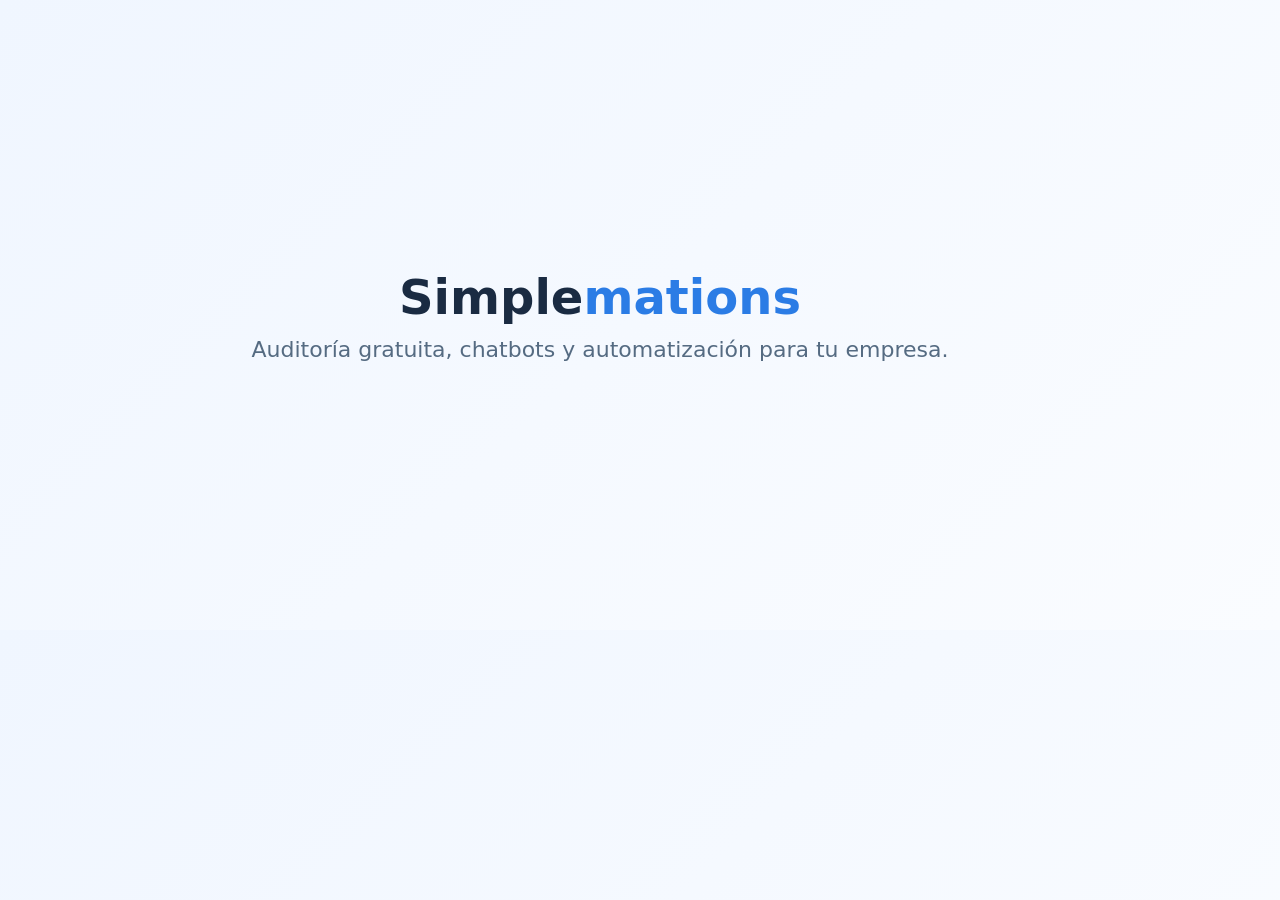
<file: assets/og-image.html>
<!DOCTYPE html>
<html>
<head><meta charset="UTF-8"></head>
<body style="margin:0;width:1200px;height:630px;display:flex;align-items:center;justify-content:center;background:linear-gradient(135deg, #F0F6FF 0%, #FAFCFF 100%);font-family:system-ui,sans-serif;">
    <div style="text-align:center;">
        <p style="font-size:48px;font-weight:800;color:#1A2B42;margin:0 0 12px;">Simple<span style="color:#2B7CE5;">mations</span></p>
        <p style="font-size:22px;color:#556B82;margin:0;">Auditoría gratuita, chatbots y automatización para tu empresa.</p>
    </div>
</body>
</html>
</file>
<file: css/variables.css>
:root {
    /* Palette — calm blues + warm neutrals */
    --c-base: #FAFCFF;
    --c-surface: #FFFFFF;
    --c-elevated: #F0F6FF;
    --c-card: #FFFFFF;
    --c-border: rgba(59, 130, 195, 0.1);
    --c-border-hover: rgba(59, 130, 195, 0.2);
    --c-primary: #2B7CE5;
    --c-primary-hover: #1D6AD4;
    --c-primary-soft: rgba(43, 124, 229, 0.08);
    --c-primary-glow: rgba(43, 124, 229, 0.15);
    --c-secondary: #64B5F6;
    --c-accent: #0EA5E9;
    --c-success: #10B981;
    --c-text: #1A2B42;
    --c-text-2: #556B82;
    --c-text-3: #8FA3B8;
    --c-overlay: rgba(250, 252, 255, 0.9);

    /* Typography */
    --f-display: 'Plus Jakarta Sans', 'Jakarta Fallback', system-ui, sans-serif;
    --f-body: 'Inter', 'Inter Fallback', system-ui, sans-serif;

    --fs-xs: 0.75rem;
    --fs-sm: 0.875rem;
    --fs-base: 1rem;
    --fs-md: 1.0625rem;
    --fs-lg: 1.25rem;
    --fs-xl: clamp(1.5rem, 3vw, 2rem);
    --fs-2xl: clamp(2rem, 4vw, 2.75rem);
    --fs-3xl: clamp(2.25rem, 5vw, 3.75rem);

    --fw-normal: 400;
    --fw-medium: 500;
    --fw-semi: 600;
    --fw-bold: 700;
    --fw-extra: 800;

    --lh-tight: 1.15;
    --lh-snug: 1.35;
    --lh-normal: 1.6;
    --lh-relaxed: 1.75;

    --ls-tight: -0.025em;
    --ls-normal: 0;
    --ls-wide: 0.05em;

    /* Spacing */
    --sp-xs: 0.25rem;
    --sp-sm: 0.5rem;
    --sp-md: 1rem;
    --sp-lg: 1.5rem;
    --sp-xl: 2rem;
    --sp-2xl: 3rem;
    --sp-3xl: 4rem;
    --sp-4xl: 6rem;
    --sp-section: clamp(5rem, 10vw, 7rem);

    /* Radius */
    --r-sm: 6px;
    --r-md: 10px;
    --r-lg: 14px;
    --r-xl: 20px;
    --r-2xl: 28px;
    --r-full: 9999px;

    /* Shadows — soft, blue-tinted */
    --shadow-sm: 0 1px 3px rgba(43, 124, 229, 0.06);
    --shadow-md: 0 4px 12px rgba(43, 124, 229, 0.08);
    --shadow-lg: 0 8px 30px rgba(43, 124, 229, 0.1);
    --shadow-card: 0 2px 16px rgba(43, 124, 229, 0.06), 0 0 1px rgba(43, 124, 229, 0.1);
    --shadow-float: 0 16px 48px rgba(43, 124, 229, 0.12);

    /* Transitions */
    --ease: cubic-bezier(0.4, 0, 0.2, 1);
    --ease-out: cubic-bezier(0.16, 1, 0.3, 1);
    --dur-fast: 0.15s;
    --dur-normal: 0.25s;
    --dur-slow: 0.5s;

    /* Layout */
    --container: 1120px;
    --container-sm: 720px;
    --nav-h: 68px;
}
</file>
<file: css/components.css>
/* ═══════════════════════════════════════════════════
   LAYOUT
   ═══════════════════════════════════════════════════ */

.container {
    width: 100%;
    max-width: var(--container);
    margin: 0 auto;
    padding: 0 clamp(1.25rem, 4vw, 2.5rem);
}

.container--sm {
    max-width: var(--container-sm);
}

.section {
    padding: var(--sp-section) 0;
    position: relative;
}

.grid {
    display: grid;
    gap: var(--sp-lg);
}

.grid--2 { grid-template-columns: 1fr; }
.grid--3 { grid-template-columns: 1fr; }
.grid--4 { grid-template-columns: 1fr 1fr; }

@media (min-width: 768px) {
    .grid--2 { grid-template-columns: 1fr 1fr; gap: var(--sp-3xl); }
    .grid--3 { grid-template-columns: repeat(3, 1fr); }
    .grid--4 { grid-template-columns: repeat(4, 1fr); }
}

@media (min-width: 768px) and (max-width: 1023px) {
    .container,
    .nav__inner {
        padding-left: clamp(2rem, 5vw, 3rem);
        padding-right: clamp(2rem, 5vw, 3rem);
    }

    .section {
        padding: clamp(4.5rem, 8vw, 6rem) 0;
    }

    .section-header {
        margin-bottom: var(--sp-2xl);
    }

    .grid {
        gap: var(--sp-xl);
    }
}

/* ═══════════════════════════════════════════════════
   NAV
   ═══════════════════════════════════════════════════ */

.nav {
    position: fixed;
    top: 0;
    left: 0;
    right: 0;
    z-index: 1000;
    height: var(--nav-h);
    display: flex;
    align-items: center;
    background: #FAFCFF;
    border-bottom: 1px solid var(--c-border);
    isolation: isolate;
    contain: layout style paint;
}

.nav__inner {
    display: flex;
    align-items: center;
    justify-content: space-between;
    width: 100%;
    max-width: var(--container);
    margin: 0 auto;
    padding: 0 clamp(1.25rem, 4vw, 2.5rem);
}

.nav__logo {
    display: inline-flex;
    align-items: center;
    flex: 0 0 auto;
    width: 166px;
    height: 32px;
    font-family: var(--f-display);
    font-weight: var(--fw-extra);
    font-size: var(--fs-lg);
    line-height: 32px;
    letter-spacing: var(--ls-tight);
    color: var(--c-text);
    white-space: nowrap;
}

.nav__logo span { color: var(--c-primary); }

.nav__links {
    display: none;
    gap: var(--sp-2xl);
    align-items: center;
}

.nav__links a {
    font-family: system-ui, -apple-system, BlinkMacSystemFont, "Segoe UI", sans-serif;
    font-size: var(--fs-sm);
    font-weight: var(--fw-medium);
    color: var(--c-text-2);
    transition: color var(--dur-normal) var(--ease);
    position: relative;
}

.nav__links a::after {
    content: '';
    position: absolute;
    bottom: -4px;
    left: 0;
    width: 0;
    height: 2px;
    background: var(--c-primary);
    border-radius: 1px;
    transition: width var(--dur-normal) var(--ease);
}

.nav__links a:hover { color: var(--c-primary); }
.nav__links a:hover::after { width: 100%; }
.nav__links a.active { color: var(--c-primary); }
.nav__links a.active::after { width: 100%; transition: none; }

.nav__actions {
    display: flex;
    align-items: center;
    gap: var(--sp-md);
}

.nav__cta {
    display: none;
    font-family: system-ui, -apple-system, BlinkMacSystemFont, "Segoe UI", sans-serif;
    font-size: var(--fs-sm);
    font-weight: var(--fw-semi);
    color: #fff;
    background: var(--c-primary);
    padding: 0.55rem 1.25rem;
    border-radius: var(--r-full);
    transition: background-color var(--dur-normal) var(--ease), box-shadow var(--dur-normal) var(--ease), transform var(--dur-normal) var(--ease);
    box-shadow: var(--shadow-sm);
}

.nav__cta:hover {
    background: var(--c-primary-hover);
    box-shadow: var(--shadow-md);
    transform: translateY(-1px);
}

.nav__mobile-toggle {
    display: flex;
    flex-direction: column;
    gap: 5px;
    padding: 4px;
}

.nav__mobile-toggle span {
    display: block;
    width: 20px;
    height: 2px;
    background: var(--c-text-2);
    border-radius: 2px;
    transition: background-color var(--dur-normal) var(--ease);
}

@media (min-width: 768px) {
    .nav__links { display: flex; }
    .nav__cta { display: inline-flex; }
    .nav__mobile-toggle { display: none; }
}

/* Mobile menu */
.mobile-menu {
    position: fixed;
    inset: 0;
    z-index: 1001;
    background: var(--c-surface);
    display: flex;
    flex-direction: column;
    align-items: center;
    justify-content: center;
    gap: var(--sp-xl);
    transform: translateX(100%);
    transition: transform var(--dur-slow) var(--ease-out);
}

.mobile-menu.open { transform: translateX(0); }

.mobile-menu a {
    font-family: system-ui, -apple-system, BlinkMacSystemFont, "Segoe UI", sans-serif;
    font-size: var(--fs-xl);
    font-weight: var(--fw-semi);
    color: var(--c-text-2);
    transition: color var(--dur-normal);
}

.mobile-menu a:hover { color: var(--c-primary); }

.mobile-menu__close {
    position: absolute;
    top: var(--sp-lg);
    right: var(--sp-lg);
    width: 40px;
    height: 40px;
    display: flex;
    align-items: center;
    justify-content: center;
}

.mobile-menu__close svg {
    width: 24px;
    height: 24px;
    color: var(--c-text-2);
}

/* ═══════════════════════════════════════════════════
   BUTTONS
   ═══════════════════════════════════════════════════ */

.btn {
    display: inline-flex;
    align-items: center;
    gap: 0.625rem;
    font-family: var(--f-display);
    font-weight: var(--fw-semi);
    font-size: var(--fs-base);
    border-radius: var(--r-full);
    padding: 0.875rem 1.75rem;
    transition: all var(--dur-normal) var(--ease);
    white-space: nowrap;
}

.btn--primary {
    background: var(--c-primary);
    color: #fff;
    box-shadow: 0 4px 14px rgba(43, 124, 229, 0.25);
}

.btn--primary:hover {
    background: var(--c-primary-hover);
    transform: translateY(-2px);
    box-shadow: 0 8px 24px rgba(43, 124, 229, 0.3);
}

.btn--secondary {
    background: var(--c-surface);
    color: var(--c-text);
    border: 1px solid var(--c-border);
    box-shadow: var(--shadow-sm);
}

.btn--secondary:hover {
    border-color: var(--c-border-hover);
    box-shadow: var(--shadow-md);
    transform: translateY(-1px);
}

.btn--ghost {
    color: var(--c-primary);
    font-weight: var(--fw-medium);
    padding: 0.625rem 1rem;
}

.btn--ghost:hover { color: var(--c-primary-hover); }

.btn--full { width: 100%; justify-content: center; }

.btn__icon {
    width: 16px;
    height: 16px;
    transition: transform var(--dur-normal) var(--ease);
}

.btn:hover .btn__icon { transform: translateX(3px); }

/* ═══════════════════════════════════════════════════
   CARDS
   ═══════════════════════════════════════════════════ */

.card {
    background: var(--c-surface);
    border: 1px solid var(--c-border);
    border-radius: var(--r-xl);
    padding: clamp(1.5rem, 3vw, 2.5rem);
    transition: all var(--dur-normal) var(--ease);
    box-shadow: var(--shadow-card);
    display: flex;
    flex-direction: column;
}

.card:hover {
    box-shadow: var(--shadow-lg);
    transform: translateY(-2px);
}

.card--lg {
    padding: clamp(2rem, 4vw, 3.5rem);
    border-radius: var(--r-2xl);
}

.card--flat {
    box-shadow: none;
    border: 1px solid var(--c-border);
}

.card--flat:hover {
    box-shadow: var(--shadow-md);
}

/* ═══════════════════════════════════════════════════
   FORMS
   ═══════════════════════════════════════════════════ */

.form-group {
    margin-bottom: var(--sp-lg);
}

.form-label {
    display: block;
    font-size: var(--fs-sm);
    font-weight: var(--fw-medium);
    color: var(--c-text);
    margin-bottom: var(--sp-sm);
}

.form-input {
    width: 100%;
    background: var(--c-base);
    border: 1px solid var(--c-border);
    border-radius: var(--r-md);
    padding: 0.8rem 1rem;
    color: var(--c-text);
    transition: all var(--dur-normal) var(--ease);
}

.form-input::placeholder { color: var(--c-text-3); }

.form-input:focus {
    outline: none;
    border-color: var(--c-primary);
    box-shadow: 0 0 0 3px var(--c-primary-soft);
    background: var(--c-surface);
}

textarea.form-input {
    resize: vertical;
    min-height: 100px;
}

select.form-input {
    appearance: none;
    background-image: url("data:image/svg+xml,%3Csvg xmlns='http://www.w3.org/2000/svg' width='16' height='16' viewBox='0 0 24 24' fill='none' stroke='%238FA3B8' stroke-width='2'%3E%3Cpath d='M6 9l6 6 6-6'/%3E%3C/svg%3E");
    background-repeat: no-repeat;
    background-position: right 1rem center;
    padding-right: 2.5rem;
}

.form-submit {
    width: 100%;
    background: var(--c-primary);
    color: #fff;
    font-family: var(--f-display);
    font-weight: var(--fw-semi);
    padding: 0.9rem;
    border: none;
    border-radius: var(--r-md);
    transition: all var(--dur-normal) var(--ease);
    box-shadow: 0 2px 8px rgba(43, 124, 229, 0.2);
}

.form-submit:hover {
    background: var(--c-primary-hover);
    transform: translateY(-1px);
    box-shadow: 0 4px 16px rgba(43, 124, 229, 0.3);
}

.form-hint {
    font-size: var(--fs-xs);
    color: var(--c-text-3);
    text-align: center;
    margin-top: var(--sp-sm);
}

.form-error {
    margin-top: 0.4rem;
    color: #b42318;
    font-size: var(--fs-xs);
    line-height: 1.35;
}

.form-error[hidden] {
    display: none;
}

.form-actions-result {
    margin-top: var(--sp-md);
    display: flex;
    justify-content: center;
}

.form-action-link {
    display: inline-flex;
    align-items: center;
    justify-content: center;
    min-height: 46px;
    padding: 0.85rem 1.2rem;
    border-radius: var(--r-md);
    background: var(--c-primary);
    color: #fff;
    font-family: var(--f-display);
    font-weight: var(--fw-semi);
    text-decoration: none;
    box-shadow: 0 2px 8px rgba(43, 124, 229, 0.2);
}

.form-action-link:hover {
    background: var(--c-primary-hover);
    transform: translateY(-1px);
}

/* ═══════════════════════════════════════════════════
   SECTION HEADERS
   ═══════════════════════════════════════════════════ */

.section-label {
    font-size: var(--fs-xs);
    font-weight: var(--fw-semi);
    letter-spacing: var(--ls-wide);
    text-transform: uppercase;
    color: var(--c-primary);
    margin-bottom: var(--sp-sm);
}

.section-title {
    font-size: var(--fs-2xl);
    margin-bottom: var(--sp-md);
}

.section-desc {
    font-size: var(--fs-md);
    color: var(--c-text-2);
    line-height: var(--lh-relaxed);
    max-width: 580px;
}

.section-header { margin-bottom: var(--sp-3xl); }
.section-header--center { text-align: center; }
.section-header--center .section-desc { margin: 0 auto; }

/* ═══════════════════════════════════════════════════
   BADGE
   ═══════════════════════════════════════════════════ */

.badge {
    display: inline-flex;
    align-items: center;
    gap: 0.5rem;
    background: var(--c-elevated);
    border: 1px solid var(--c-border);
    border-radius: var(--r-full);
    padding: 0.4rem 1rem;
    font-size: var(--fs-xs);
    font-weight: var(--fw-medium);
    color: var(--c-text-2);
}

.badge__dot {
    width: 7px;
    height: 7px;
    border-radius: 50%;
    background: var(--c-success);
    animation: blink 2s ease infinite;
}

@keyframes blink {
    0%, 100% { opacity: 1; }
    50% { opacity: 0.3; }
}

/* ═══════════════════════════════════════════════════
   GUARANTEE
   ═══════════════════════════════════════════════════ */

.guarantee {
    display: inline-flex;
    align-items: center;
    gap: var(--sp-md);
    background: var(--c-elevated);
    border: 1px solid var(--c-border);
    border-radius: var(--r-full);
    padding: 0.7rem 1.5rem;
    font-size: var(--fs-sm);
    font-weight: var(--fw-medium);
    color: var(--c-text-2);
}

.guarantee svg {
    width: 18px;
    height: 18px;
    color: var(--c-primary);
    flex-shrink: 0;
}

/* ═══════════════════════════════════════════════════
   DIVIDER
   ═══════════════════════════════════════════════════ */

.divider {
    height: 1px;
    background: var(--c-border);
    max-width: var(--container);
    margin: 0 auto;
}

/* ═══════════════════════════════════════════════════
   FOOTER
   ═══════════════════════════════════════════════════ */

.footer {
    background: #3D5068;
    border-top: none;
    padding: var(--sp-3xl) 0;
}

.footer__grid {
    display: grid;
    grid-template-columns: repeat(2, minmax(0, 1fr));
    column-gap: var(--sp-lg);
    row-gap: var(--sp-xl);
}

.footer__grid > div:first-child {
    grid-column: 1 / -1;
}

.footer__brand {
    font-family: var(--f-display);
    font-weight: var(--fw-extra);
    font-size: var(--fs-lg);
    margin-bottom: var(--sp-sm);
    color: #FFFFFF;
}

.footer__brand span { color: var(--c-primary); }

.footer__tagline {
    font-size: var(--fs-sm);
    color: #CBD5E1;
    max-width: 280px;
}

.footer__col-title {
    font-family: var(--f-display);
    font-size: var(--fs-sm);
    font-weight: var(--fw-semi);
    margin-bottom: var(--sp-md);
    color: #FFFFFF;
}

.footer__links li { margin-bottom: var(--sp-sm); }

.footer__links a {
    font-size: var(--fs-sm);
    color: #CBD5E1;
    transition: color var(--dur-normal);
    overflow-wrap: anywhere;
}

.footer__links a:hover { color: #FFFFFF; }

.footer__bottom {
    margin-top: var(--sp-2xl);
    padding-top: var(--sp-xl);
    border-top: 1px solid rgba(255, 255, 255, 0.15);
    display: flex;
    flex-direction: column;
    gap: var(--sp-md);
    align-items: center;
    text-align: center;
}

.footer__copy {
    font-size: var(--fs-xs);
    color: #94A3B8;
}

.footer__legal {
    display: flex;
    gap: var(--sp-lg);
}

.footer__legal a {
    font-size: var(--fs-xs);
    color: #94A3B8;
    transition: color var(--dur-normal);
}

.footer__legal a:hover { color: #FFFFFF; }

@media (min-width: 768px) {
    .footer__grid {
        grid-template-columns: 2fr 1fr 1fr;
        gap: var(--sp-2xl);
    }

    .footer__grid > div:first-child { grid-column: auto; }
    .footer__bottom { flex-direction: row; justify-content: space-between; text-align: left; }
}

/* ═══════════════════════════════════════════════════
   REVEAL
   ═══════════════════════════════════════════════════ */

.reveal {
    opacity: 0;
    transform: translateY(20px);
    transition: opacity 0.6s var(--ease-out), transform 0.6s var(--ease-out);
    will-change: opacity, transform;
    contain: layout style;
}

.reveal.visible {
    opacity: 1;
    transform: none;
    will-change: auto;
}

.reveal-d1 { transition-delay: 0.08s; }
.reveal-d2 { transition-delay: 0.16s; }
.reveal-d3 { transition-delay: 0.24s; }
.reveal-d4 { transition-delay: 0.32s; }

@media (prefers-reduced-motion: reduce) {
    .reveal { opacity: 1; transform: none; transition: none; }
    .badge__dot, .chatbot__trigger { animation: none; }
}

@media (max-width: 767px) {
    .reveal {
        opacity: 1;
        transform: none;
        transition: none;
        will-change: auto;
        contain: none;
    }

    .reveal-d1, .reveal-d2, .reveal-d3, .reveal-d4 {
        transition-delay: 0s;
    }
}

/* ═══════════════════════════════════════════════════
   BACK TO TOP
   ═══════════════════════════════════════════════════ */

.back-to-top {
    position: fixed;
    bottom: var(--sp-lg);
    left: var(--sp-lg);
    z-index: 800;
    width: 40px;
    height: 40px;
    border-radius: 50%;
    background: var(--c-surface);
    border: 1px solid var(--c-border);
    box-shadow: var(--shadow-md);
    display: flex;
    align-items: center;
    justify-content: center;
    opacity: 0;
    pointer-events: none;
    transform: translateY(10px);
    transition: all var(--dur-normal) var(--ease);
}

.back-to-top.visible {
    opacity: 1;
    pointer-events: auto;
    transform: none;
}

.back-to-top:hover {
    background: var(--c-primary);
    border-color: var(--c-primary);
}

.back-to-top svg {
    width: 16px;
    height: 16px;
    color: var(--c-text-2);
    transition: color var(--dur-fast);
}

.back-to-top:hover svg {
    color: #fff;
}

/* ═══════════════════════════════════════════════════
   PAGE TRANSITION
   ═══════════════════════════════════════════════════ */

body > section,
body > .divider,
body > .page-404,
body > .footer {
    animation: fadeIn 0.3s ease;
}

body.page-exit > section,
body.page-exit > .divider,
body.page-exit > .page-404,
body.page-exit > .footer {
    animation: fadeOut 0.2s ease forwards;
}

@keyframes fadeIn {
    from { opacity: 0; }
    to { opacity: 1; }
}

@keyframes fadeOut {
    from { opacity: 1; }
    to { opacity: 0; }
}

/* ═══════════════════════════════════════════════════
   BEFORE/AFTER COMPARISON
   ═══════════════════════════════════════════════════ */

.comparison {
    display: grid;
    grid-template-columns: 1fr;
    gap: var(--sp-lg);
}

@media (min-width: 768px) {
    .comparison {
        grid-template-columns: 1fr 1fr;
        gap: var(--sp-xl);
    }
}

.comparison__side {
    padding: var(--sp-xl);
    border-radius: var(--r-xl);
    border: 1px solid var(--c-border);
}

.comparison__side--before {
    background: #FFF5F5;
    border-color: rgba(239, 68, 68, 0.15);
}

.comparison__side--after {
    background: #F0FDF9;
    border-color: rgba(16, 185, 129, 0.15);
}

.comparison__label {
    font-size: var(--fs-xs);
    font-weight: var(--fw-semi);
    letter-spacing: var(--ls-wide);
    text-transform: uppercase;
    margin-bottom: var(--sp-lg);
}

.comparison__side--before .comparison__label {
    color: #DC2626;
}

.comparison__side--after .comparison__label {
    color: #059669;
}

.comparison__item {
    display: flex;
    align-items: flex-start;
    gap: var(--sp-sm);
    padding: var(--sp-sm) 0;
    font-size: var(--fs-sm);
    color: var(--c-text-2);
    line-height: var(--lh-snug);
}

.comparison__item svg {
    width: 16px;
    height: 16px;
    flex-shrink: 0;
    margin-top: 2px;
}

.comparison__side--before .comparison__item svg {
    color: #DC2626;
}

.comparison__side--after .comparison__item svg {
    color: #059669;
}

/* ═══════════════════════════════════════════════════
   COOKIE BANNER
   ═══════════════════════════════════════════════════ */

.cookie-banner {
    position: fixed;
    bottom: 0;
    left: 0;
    right: 0;
    z-index: 2000;
    background: var(--c-surface);
    border-top: 1px solid var(--c-border);
    box-shadow: 0 -4px 20px rgba(0, 0, 0, 0.06);
    padding: var(--sp-lg) clamp(1.25rem, 4vw, 2.5rem);
    display: flex;
    flex-wrap: wrap;
    align-items: center;
    justify-content: space-between;
    gap: var(--sp-md);
    transform: translateY(100%);
    transition: transform 0.4s var(--ease-out);
}

.cookie-banner.visible {
    transform: translateY(0);
}

.cookie-banner.hidden {
    display: none;
}

.cookie-banner__text {
    font-size: var(--fs-sm);
    color: var(--c-text-2);
    max-width: 600px;
    line-height: var(--lh-normal);
}

.cookie-banner__text a {
    color: var(--c-primary);
    text-decoration: underline;
}

.cookie-banner__actions {
    display: flex;
    gap: var(--sp-sm);
    flex-shrink: 0;
}

.cookie-banner__btn {
    font-size: var(--fs-sm);
    font-weight: var(--fw-semi);
    padding: 0.5rem 1.25rem;
    border-radius: var(--r-md);
    transition: all var(--dur-normal) var(--ease);
}

.cookie-banner__btn--accept {
    background: var(--c-primary);
    color: #fff;
}

.cookie-banner__btn--accept:hover {
    background: var(--c-primary-hover);
}

.cookie-banner__btn--reject {
    background: var(--c-elevated);
    color: var(--c-text-2);
    border: 1px solid var(--c-border);
}

.cookie-banner__btn--reject:hover {
    border-color: var(--c-border-hover);
}

/* ═══════════════════════════════════════════════════
   FORM VALIDATION
   ═══════════════════════════════════════════════════ */

.form-input.valid {
    border-color: var(--c-success);
    background-image: url("data:image/svg+xml,%3Csvg xmlns='http://www.w3.org/2000/svg' width='16' height='16' viewBox='0 0 24 24' fill='none' stroke='%2310B981' stroke-width='2'%3E%3Cpath d='M5 13l4 4L19 7'/%3E%3C/svg%3E");
    background-repeat: no-repeat;
    background-position: right 0.75rem center;
    padding-right: 2.5rem;
}

.form-input.invalid {
    border-color: #EF4444;
    background-image: url("data:image/svg+xml,%3Csvg xmlns='http://www.w3.org/2000/svg' width='16' height='16' viewBox='0 0 24 24' fill='none' stroke='%23EF4444' stroke-width='2'%3E%3Cpath d='M6 18L18 6M6 6l12 12'/%3E%3C/svg%3E");
    background-repeat: no-repeat;
    background-position: right 0.75rem center;
    padding-right: 2.5rem;
}

.form-input.valid:focus {
    box-shadow: 0 0 0 3px rgba(16, 185, 129, 0.1);
    border-color: var(--c-success);
}

.form-input.invalid:focus {
    box-shadow: 0 0 0 3px rgba(239, 68, 68, 0.1);
    border-color: #EF4444;
}

/* ═══════════════════════════════════════════════════
   404 PAGE
   ═══════════════════════════════════════════════════ */

.page-404 {
    min-height: 100vh;
    display: flex;
    align-items: center;
    justify-content: center;
    text-align: center;
    padding: var(--sp-3xl) var(--sp-lg);
}

.page-404__code {
    font-family: var(--f-display);
    font-size: clamp(5rem, 15vw, 10rem);
    font-weight: var(--fw-extra);
    color: var(--c-primary-soft);
    letter-spacing: -0.05em;
    line-height: 1;
    margin-bottom: var(--sp-md);
}

.page-404 h1 {
    font-size: var(--fs-xl);
    margin-bottom: var(--sp-sm);
}

.page-404 p {
    font-size: var(--fs-base);
    color: var(--c-text-2);
    margin-bottom: var(--sp-2xl);
    max-width: 400px;
    margin-left: auto;
    margin-right: auto;
}

/* ═══════════════════════════════════════════════════
   MOBILE REFINEMENTS
   ═══════════════════════════════════════════════════ */

@media (max-width: 767px) {
    .nav__mobile-toggle {
        min-width: 44px;
        min-height: 44px;
        align-items: center;
        justify-content: center;
    }

    .grid { gap: var(--sp-md); }

    .card {
        padding: clamp(1.25rem, 3vw, 1.75rem);
    }

    .btn {
        width: 100%;
        justify-content: center;
        padding: 1rem 1.75rem;
        min-height: 48px;
    }

    .btn--ghost {
        width: auto;
        padding: 0.75rem 1rem;
        min-height: auto;
    }

    .faq-item__q {
        padding: var(--sp-md) 0;
        min-height: 48px;
    }

    .section-title {
        font-size: clamp(1.5rem, 5vw, 2rem);
    }

    .footer__grid {
        grid-template-columns: repeat(2, minmax(0, 1fr));
        column-gap: var(--sp-md);
        row-gap: var(--sp-xl);
    }

    .footer__grid > :first-child {
        grid-column: 1 / -1;
    }

    .cookie-banner {
        flex-direction: column;
        align-items: stretch;
        padding: var(--sp-md);
        padding-bottom: calc(var(--sp-md) + env(safe-area-inset-bottom, 0px));
    }

    .cookie-banner__actions {
        justify-content: stretch;
    }

    .cookie-banner__btn {
        flex: 1;
        text-align: center;
        padding: 0.7rem 1rem;
        min-height: 44px;
    }

    .chatbot {
        transition: bottom 0.4s var(--ease-out);
    }

    .chatbot__trigger {
        width: 44px;
        height: 44px;
    }

    .chatbot__trigger svg {
        width: 20px;
        height: 20px;
    }

    .chatbot__tooltip {
        width: 180px;
        padding: var(--sp-sm) var(--sp-md);
    }

    .chatbot__tooltip-title {
        font-size: var(--fs-xs);
    }

    .chatbot__tooltip-desc {
        font-size: 0.72rem;
    }

    body.cookie-visible .chatbot {
        bottom: calc(var(--sp-lg) + 80px);
    }
}
</file>
<file: css/pages.css>
/* ═══════════════════════════════════════════════════
   HERO
   ═══════════════════════════════════════════════════ */

.hero {
    min-height: 100vh;
    min-height: 100svh;
    display: flex;
    align-items: center;
    padding-top: var(--nav-h);
    position: relative;
    overflow: hidden;
    background: linear-gradient(180deg, var(--c-elevated) 0%, var(--c-base) 60%);
}


.hero::before {
    content: '';
    position: absolute;
    top: -10%;
    right: -15%;
    width: 700px;
    height: 700px;
    background: radial-gradient(circle, rgba(43, 124, 229, 0.06) 0%, transparent 70%);
    pointer-events: none;
}

.hero::after {
    content: '';
    position: absolute;
    bottom: -10%;
    left: -10%;
    width: 500px;
    height: 500px;
    background: radial-gradient(circle, rgba(100, 181, 246, 0.05) 0%, transparent 70%);
    pointer-events: none;
}

.hero__grid {
    display: grid;
    grid-template-columns: 1fr;
    gap: var(--sp-3xl);
    align-items: center;
}

@media (min-width: 768px) {
    .hero__grid {
        grid-template-columns: 1fr 1fr;
    }
}

.hero__content {
    position: relative;
    z-index: 1;
    max-width: 680px;
}

/* Hero chat mockup */
.hero__visual {
    display: none;
    position: relative;
    z-index: 1;
}

@media (min-width: 768px) {
    .hero__visual { display: block; }
}

.hero-chat {
    background: var(--c-surface);
    border: 1px solid var(--c-border);
    border-radius: var(--r-xl);
    box-shadow: var(--shadow-float);
    overflow: hidden;
    max-width: 380px;
    margin-left: auto;
}

.hero-chat__header {
    display: flex;
    align-items: center;
    gap: var(--sp-sm);
    padding: var(--sp-md) var(--sp-lg);
    background: var(--c-primary);
    color: #fff;
    font-size: var(--fs-sm);
    font-weight: var(--fw-semi);
}

.hero-chat__status {
    width: 8px;
    height: 8px;
    border-radius: 50%;
    background: var(--c-success);
    animation: blink 2s ease infinite;
}

.hero-chat__body {
    padding: var(--sp-lg);
    display: flex;
    flex-direction: column;
    gap: var(--sp-md);
    min-height: 280px;
    background: var(--c-base);
}

.hero-chat__msg {
    max-width: 85%;
    padding: var(--sp-md);
    border-radius: var(--r-lg);
    font-size: var(--fs-sm);
    line-height: var(--lh-normal);
    animation: fadeInUp 0.5s var(--ease-out) both;
}

.hero-chat__msg:nth-child(1) { animation-delay: 0.3s; }
.hero-chat__msg:nth-child(2) { animation-delay: 1s; }
.hero-chat__msg:nth-child(3) { animation-delay: 1.8s; }

.hero-chat__msg--bot {
    background: var(--c-surface);
    border: 1px solid var(--c-border);
    border-top-left-radius: var(--r-sm);
    color: var(--c-text-2);
    align-self: flex-start;
}

.hero-chat__msg--user {
    background: var(--c-primary);
    color: #fff;
    border-bottom-right-radius: var(--r-sm);
    align-self: flex-end;
}

.hero-chat__typing {
    display: flex;
    align-items: center;
    gap: 4px;
    padding: var(--sp-md);
    background: var(--c-surface);
    border: 1px solid var(--c-border);
    border-radius: var(--r-lg);
    border-top-left-radius: var(--r-sm);
    width: fit-content;
    animation: fadeInUp 0.5s var(--ease-out) both;
    animation-delay: 2.5s;
}

.hero-chat__typing span {
    width: 6px;
    height: 6px;
    border-radius: 50%;
    background: var(--c-text-3);
    animation: typingDot 1.4s ease-in-out infinite;
}

.hero-chat__typing span:nth-child(2) { animation-delay: 0.2s; }
.hero-chat__typing span:nth-child(3) { animation-delay: 0.4s; }

@keyframes fadeInUp {
    from { opacity: 0; transform: translateY(10px); }
    to { opacity: 1; transform: none; }
}

@keyframes typingDot {
    0%, 60%, 100% { transform: translateY(0); opacity: 0.4; }
    30% { transform: translateY(-4px); opacity: 1; }
}

/* Pain points section */
.pain-point {
    display: flex;
    align-items: flex-start;
    gap: var(--sp-md);
    padding: var(--sp-sm);
}

.pain-point__icon {
    font-family: var(--f-display);
    font-weight: var(--fw-bold);
    color: var(--c-primary);
    font-size: var(--fs-lg);
    line-height: 1;
    flex-shrink: 0;
    margin-top: 2px;
}

.pain-point h3 {
    font-size: var(--fs-base);
    margin-bottom: var(--sp-xs);
}

.pain-point p {
    font-size: var(--fs-sm);
    color: var(--c-text-2);
    line-height: var(--lh-relaxed);
}

.hero h1 {
    font-size: var(--fs-3xl);
    font-weight: var(--fw-extra);
    margin-bottom: var(--sp-lg);
}

.hero h1 .accent {
    color: var(--c-primary);
    position: relative;
}

.hero__subtitle {
    font-size: var(--fs-md);
    color: var(--c-text-2);
    line-height: var(--lh-relaxed);
    max-width: 540px;
    margin-bottom: var(--sp-2xl);
}

.hero__actions {
    display: flex;
    flex-wrap: wrap;
    align-items: center;
    gap: var(--sp-md);
}

.hero__proof {
    display: flex;
    align-items: center;
    gap: var(--sp-md);
    margin-top: var(--sp-xl);
    padding-top: var(--sp-xl);
    border-top: 1px solid var(--c-border);
}

.hero__proof-avatars {
    display: flex;
}

.hero__proof-avatars span {
    width: 28px;
    height: 28px;
    border-radius: 50%;
    background: var(--c-primary-soft);
    border: 2px solid var(--c-surface);
    display: flex;
    align-items: center;
    justify-content: center;
    font-size: 0.625rem;
    font-weight: var(--fw-bold);
    color: var(--c-primary);
    margin-right: -8px;
}

.hero__proof-avatars span:last-child {
    margin-right: 0;
    background: var(--c-primary);
    color: #fff;
    font-size: 0.5rem;
}

.hero__proof p {
    font-size: var(--fs-xs);
    color: var(--c-text-2);
    line-height: var(--lh-snug);
}


/* ═══════════════════════════════════════════════════
   TRUST
   ═══════════════════════════════════════════════════ */

.trust {
    padding: var(--sp-2xl) 0;
    border-bottom: 1px solid var(--c-border);
}

.trust__label {
    font-size: var(--fs-xs);
    color: var(--c-text-3);
    text-align: center;
    margin-bottom: var(--sp-lg);
    letter-spacing: var(--ls-wide);
    text-transform: uppercase;
    font-weight: var(--fw-medium);
}

.trust__logos {
    display: flex;
    align-items: center;
    justify-content: center;
    gap: clamp(2rem, 5vw, 3.5rem);
    flex-wrap: wrap;
}

.trust__logos span {
    font-family: var(--f-display);
    font-size: var(--fs-sm);
    font-weight: var(--fw-semi);
    color: var(--c-text-3);
    letter-spacing: 0.01em;
}

/* ═══════════════════════════════════════════════════
   METRICS
   ═══════════════════════════════════════════════════ */

.metric {
    text-align: center;
    padding: var(--sp-lg);
}

.metric__value {
    font-family: var(--f-display);
    font-size: clamp(2.5rem, 5vw, 3.25rem);
    font-weight: var(--fw-extra);
    color: var(--c-primary);
    letter-spacing: var(--ls-tight);
    margin-bottom: var(--sp-xs);
}

.metric__label {
    font-size: var(--fs-sm);
    color: var(--c-text-2);
    line-height: var(--lh-snug);
}

.metric__context {
    font-size: var(--fs-xs);
    color: var(--c-text-3);
    margin-top: var(--sp-xs);
}

/* ═══════════════════════════════════════════════════
   STEPS
   ═══════════════════════════════════════════════════ */

.step {
    padding: var(--sp-lg);
}

.step__number {
    width: 42px;
    height: 42px;
    border-radius: 50%;
    background: var(--c-primary-soft);
    display: flex;
    align-items: center;
    justify-content: center;
    font-family: var(--f-display);
    font-weight: var(--fw-bold);
    font-size: var(--fs-sm);
    color: var(--c-primary);
    margin-bottom: var(--sp-lg);
}

.step h3 {
    font-size: var(--fs-lg);
    margin-bottom: var(--sp-sm);
}

.step p {
    font-size: var(--fs-sm);
    color: var(--c-text-2);
    line-height: var(--lh-relaxed);
}

/* ═══════════════════════════════════════════════════
   FEATURES
   ═══════════════════════════════════════════════════ */

.feature-list {
    margin-top: var(--sp-lg);
}

.feature-list li {
    display: flex;
    align-items: flex-start;
    gap: var(--sp-md);
    padding: var(--sp-sm) 0;
    font-size: var(--fs-sm);
    color: var(--c-text-2);
}

.feature-list li svg {
    width: 18px;
    height: 18px;
    color: var(--c-primary);
    flex-shrink: 0;
    margin-top: 2px;
}

/* ═══════════════════════════════════════════════════
   TESTIMONIALS
   ═══════════════════════════════════════════════════ */

.testimonial {
    padding: var(--sp-lg);
}

.testimonial__quote {
    font-size: var(--fs-base);
    color: var(--c-text-2);
    line-height: var(--lh-relaxed);
    font-style: italic;
    margin-bottom: var(--sp-lg);
    padding-left: var(--sp-lg);
    border-left: 3px solid var(--c-primary-glow);
}

.testimonial__author {
    display: flex;
    align-items: center;
    gap: var(--sp-md);
}

.testimonial__avatar {
    width: 40px;
    height: 40px;
    border-radius: 50%;
    background: var(--c-primary-soft);
    display: flex;
    align-items: center;
    justify-content: center;
    font-size: var(--fs-xs);
    font-weight: var(--fw-bold);
    color: var(--c-primary);
}

.testimonial__name {
    font-size: var(--fs-sm);
    font-weight: var(--fw-semi);
}

.testimonial__role {
    font-size: var(--fs-xs);
    color: var(--c-text-3);
}

/* ═══════════════════════════════════════════════════
   FAQ
   ═══════════════════════════════════════════════════ */

.faq-item {
    border-bottom: 1px solid var(--c-border);
    padding: var(--sp-lg) 0;
}

.faq-item:last-child { border-bottom: none; }

.faq-item__q {
    display: flex;
    align-items: center;
    justify-content: space-between;
    width: 100%;
    padding: var(--sp-sm) 0;
    font-family: var(--f-display);
    font-size: var(--fs-base);
    font-weight: var(--fw-semi);
    text-align: left;
    color: var(--c-text);
    cursor: pointer;
}

.faq-item__q svg {
    width: 18px;
    height: 18px;
    color: var(--c-text-3);
    transition: transform var(--dur-normal) var(--ease);
    flex-shrink: 0;
}

.faq-item.open .faq-item__q svg {
    transform: rotate(45deg);
    color: var(--c-primary);
}

.faq-item__a {
    max-height: 0;
    overflow: hidden;
    transition: max-height var(--dur-slow) var(--ease);
}

.faq-item.open .faq-item__a { max-height: 300px; }

.faq-item__a p {
    padding: var(--sp-sm) 0 var(--sp-md);
    font-size: var(--fs-sm);
    color: var(--c-text-2);
    line-height: var(--lh-relaxed);
}

/* ═══════════════════════════════════════════════════
   SERVICES
   ═══════════════════════════════════════════════════ */

.service-hero {
    padding: calc(var(--nav-h) + var(--sp-3xl)) 0 var(--sp-2xl);
    text-align: center;
    background: linear-gradient(180deg, var(--c-elevated) 0%, var(--c-base) 100%);
}

.service-hero h1 {
    font-size: var(--fs-2xl);
    margin-bottom: var(--sp-sm);
}

#soluciones {
    scroll-margin-top: calc(var(--nav-h) + var(--sp-lg));
}

.service-card {
    padding: var(--sp-xl);
}

.service-card__icon {
    width: 48px;
    height: 48px;
    border-radius: var(--r-lg);
    background: var(--c-primary-soft);
    display: flex;
    align-items: center;
    justify-content: center;
    margin-bottom: var(--sp-lg);
}

.service-card__icon svg {
    width: 22px;
    height: 22px;
    color: var(--c-primary);
}

.service-card h3 {
    font-size: var(--fs-lg);
    margin-bottom: var(--sp-sm);
}

.service-card p {
    font-size: var(--fs-sm);
    color: var(--c-text-2);
    line-height: var(--lh-relaxed);
    margin-bottom: var(--sp-lg);
}

.service-card__features {
    border-top: 1px solid var(--c-border);
    padding-top: var(--sp-lg);
}

.service-card__features li {
    display: flex;
    align-items: center;
    gap: var(--sp-sm);
    font-size: var(--fs-xs);
    color: var(--c-text-2);
    padding: var(--sp-xs) 0;
}

.service-card__features li::before {
    content: '';
    width: 5px;
    height: 5px;
    border-radius: 50%;
    background: var(--c-primary);
    flex-shrink: 0;
}

.service-hero__actions {
    display: flex;
    flex-direction: column;
    gap: var(--sp-md);
    align-items: center;
    justify-content: center;
    margin-top: var(--sp-lg);
}

.problem-card {
    display: flex;
    flex-direction: column;
    gap: var(--sp-md);
    min-height: 100%;
}

.problem-card__eyebrow {
    color: var(--c-primary);
    font-size: var(--fs-xs);
    font-weight: var(--fw-semi);
    text-transform: uppercase;
    letter-spacing: var(--ls-wide);
}

.problem-card h3,
.deliverable-card h3,
.sector-card h3 {
    font-size: var(--fs-lg);
}

.problem-card p,
.deliverable-card p,
.sector-card p {
    color: var(--c-text-2);
    font-size: var(--fs-sm);
    line-height: var(--lh-relaxed);
}

.service-solution {
    display: grid;
    gap: var(--sp-xl);
    align-items: stretch;
}

.solution-card {
    display: flex;
    flex-direction: column;
    gap: var(--sp-md);
    min-height: 100%;
}

.solution-card__tag {
    width: fit-content;
    padding: 0.35rem 0.65rem;
    border-radius: var(--r-full);
    background: var(--c-primary-soft);
    color: var(--c-primary);
    font-size: var(--fs-xs);
    font-weight: var(--fw-semi);
}

.solution-card h3 {
    font-size: var(--fs-lg);
}

.solution-card p {
    color: var(--c-text-2);
    font-size: var(--fs-sm);
    line-height: var(--lh-relaxed);
}

.audit-panel {
    display: grid;
    gap: var(--sp-2xl);
    align-items: center;
}

.audit-list,
.deliverable-list {
    display: grid;
    gap: var(--sp-sm);
}

.audit-list li,
.deliverable-list li {
    display: flex;
    gap: var(--sp-sm);
    color: var(--c-text-2);
    font-size: var(--fs-sm);
    line-height: var(--lh-relaxed);
}

.audit-list li::before,
.deliverable-list li::before {
    content: '';
    width: 6px;
    height: 6px;
    border-radius: 50%;
    background: var(--c-primary);
    flex: 0 0 auto;
    margin-top: 0.65em;
}

.deliverables-grid,
.sector-grid {
    display: grid;
    gap: clamp(1.25rem, 3vw, 2rem);
}

.deliverable-card,
.sector-card {
    display: flex;
    flex-direction: column;
    gap: var(--sp-sm);
    padding: var(--sp-xl);
    border: 1px solid var(--c-border);
    border-radius: var(--r-lg);
    background: var(--c-surface);
}

.deliverable-card h3 {
    margin-bottom: var(--sp-xs);
}

.sector-card__head {
    display: flex;
    align-items: center;
    gap: var(--sp-md);
    margin-bottom: var(--sp-sm);
}

.sector-card__icon {
    width: 30px;
    height: 30px;
    border-radius: var(--r-md);
    background: var(--c-primary-soft);
    color: var(--c-primary);
    display: inline-flex;
    align-items: center;
    justify-content: center;
    flex: 0 0 auto;
}

.sector-card__icon svg {
    width: 16px;
    height: 16px;
}

@media (min-width: 768px) {
    .service-hero__actions {
        flex-direction: row;
    }

    .service-solution,
    .audit-panel {
        grid-template-columns: 1fr 1fr;
    }

    .deliverables-grid,
    .sector-grid {
        grid-template-columns: repeat(4, minmax(0, 1fr));
    }
}

/* ═══════════════════════════════════════════════════
   PRICING
   ═══════════════════════════════════════════════════ */

.pricing-hero {
    padding: calc(var(--nav-h) + var(--sp-4xl)) 0 var(--sp-3xl);
    text-align: center;
    background: linear-gradient(180deg, var(--c-elevated) 0%, var(--c-base) 100%);
}

.pricing-card {
    padding: var(--sp-xl);
    display: flex;
    flex-direction: column;
    flex: 1;
}

.card--featured {
    border: 2px solid var(--c-primary);
    border-top: none;
    border-radius: 0 0 var(--r-xl) var(--r-xl);
    box-shadow: var(--shadow-lg);
    overflow: visible;
    position: relative;
}

.card--featured::before {
    content: attr(data-badge);
    position: absolute;
    bottom: 100%;
    left: -2px;
    right: -2px;
    background: var(--c-primary);
    color: #fff;
    font-size: var(--fs-xs);
    font-weight: var(--fw-semi);
    text-align: center;
    padding: 0.4rem 1rem;
    border-radius: var(--r-xl) var(--r-xl) 0 0;
}

.pricing-card--featured {
    position: relative;
}

.pricing-card__badge {
    display: none;
}

.pricing-card__name {
    font-family: var(--f-display);
    font-size: var(--fs-sm);
    font-weight: var(--fw-semi);
    color: var(--c-text-2);
    margin-bottom: var(--sp-md);
}

.pricing-card__price {
    font-family: var(--f-display);
    font-size: clamp(2.25rem, 4vw, 2.75rem);
    font-weight: var(--fw-extra);
    letter-spacing: var(--ls-tight);
    margin-bottom: var(--sp-xs);
    color: var(--c-text);
}

.pricing-card__price span {
    font-size: var(--fs-sm);
    font-weight: var(--fw-normal);
    color: var(--c-text-3);
}

.pricing-card__desc {
    font-size: var(--fs-sm);
    color: var(--c-text-2);
    margin-bottom: var(--sp-xl);
    padding-bottom: var(--sp-xl);
    border-bottom: 1px solid var(--c-border);
}

.pricing-card__features {
    flex: 1;
    margin-bottom: var(--sp-xl);
}

.pricing-card__features li {
    display: flex;
    align-items: center;
    gap: var(--sp-sm);
    font-size: var(--fs-sm);
    color: var(--c-text-2);
    padding: 0.4rem 0;
}

.pricing-card__features li svg {
    width: 16px;
    height: 16px;
    color: var(--c-primary);
    flex-shrink: 0;
}

/* ═══════════════════════════════════════════════════
   STEPS CAROUSEL
   ═══════════════════════════════════════════════════ */

.steps-carousel {
    display: grid;
    grid-template-columns: repeat(3, 1fr);
    gap: var(--sp-lg);
}

.steps-dots {
    display: none;
}

@media (max-width: 767px) {
    .steps-carousel {
        display: flex;
        overflow-x: auto;
        overflow-y: hidden;
        scroll-snap-type: x mandatory;
        -webkit-overflow-scrolling: touch;
        gap: var(--sp-md);
        padding-bottom: var(--sp-md);
        margin: 0 calc(-1 * clamp(1.25rem, 4vw, 2.5rem));
        padding-left: clamp(1.25rem, 4vw, 2.5rem);
        padding-right: clamp(1.25rem, 4vw, 2.5rem);
        scrollbar-width: none;
    }

    .steps-carousel::-webkit-scrollbar {
        display: none;
    }

    .steps-carousel > .card {
        flex: 0 0 72%;
        min-width: 72%;
        flex-shrink: 0;
        scroll-snap-align: center;
    }

    .steps-carousel > .card.reveal {
        opacity: 1;
        transform: none;
        transition: none;
        will-change: auto;
    }

    .steps-carousel > .card .step {
        padding: var(--sp-sm);
    }

    .steps-dots {
        display: flex;
        justify-content: center;
        gap: 5px;
        margin-top: var(--sp-md);
    }

    .steps-dots__dot {
        width: 6px;
        height: 6px;
        border-radius: 50%;
        background: var(--c-border);
        transition: background var(--dur-normal), transform var(--dur-normal);
    }

    .steps-dots__dot.active {
        background: var(--c-primary);
        transform: scale(1.3);
    }
}

/* ═══════════════════════════════════════════════════
   PRICING CAROUSEL
   ═══════════════════════════════════════════════════ */

.pricing-carousel {
    display: grid;
    grid-template-columns: repeat(3, 1fr);
    gap: var(--sp-lg);
}

.pricing-dots {
    display: none;
}

.mobile-dots {
    display: none;
}

.slider-arrows {
    display: none;
}

.slider-arrow {
    width: 42px;
    height: 42px;
    border-radius: 50%;
    border: 1px solid var(--c-border-hover);
    background: var(--c-surface);
    color: var(--c-primary);
    box-shadow: var(--shadow-sm);
    align-items: center;
    justify-content: center;
    transition: background var(--dur-normal) var(--ease), color var(--dur-normal) var(--ease), transform var(--dur-normal) var(--ease), box-shadow var(--dur-normal) var(--ease);
}

.slider-arrow:hover {
    background: var(--c-primary);
    color: #fff;
    box-shadow: var(--shadow-md);
    transform: translateY(-1px);
}

.slider-arrow svg {
    width: 20px;
    height: 20px;
}

@media (max-width: 767px) {
    .mobile-carousel {
        display: flex;
        overflow-x: auto;
        overflow-y: hidden;
        scroll-snap-type: x mandatory;
        -webkit-overflow-scrolling: touch;
        gap: var(--sp-md);
        padding-bottom: var(--sp-md);
        margin: 0 calc(-1 * clamp(1.25rem, 4vw, 2.5rem));
        padding-left: clamp(1.25rem, 4vw, 2.5rem);
        padding-right: clamp(1.25rem, 4vw, 2.5rem);
        scrollbar-width: none;
    }

    .mobile-carousel::-webkit-scrollbar {
        display: none;
    }

    .mobile-carousel > .card,
    .mobile-carousel > .sector-card {
        flex: 0 0 78%;
        min-width: 0;
        scroll-snap-align: center;
    }

    .mobile-carousel > .reveal {
        opacity: 1;
        transform: none;
        transition: none;
        will-change: auto;
    }

    .mobile-dots {
        display: flex;
        justify-content: center;
        gap: 6px;
        margin-top: var(--sp-md);
    }

    .mobile-dots__dot {
        width: 7px;
        height: 7px;
        border-radius: 50%;
        background: var(--c-border);
        transition: background var(--dur-normal), transform var(--dur-normal);
    }

    .mobile-dots__dot.active {
        background: var(--c-primary);
        transform: scale(1.25);
    }

    .slider-arrows {
        display: flex;
        justify-content: center;
        gap: var(--sp-sm);
        margin-top: var(--sp-sm);
    }

    .slider-arrow {
        display: inline-flex;
    }

    .pricing-carousel {
        display: flex;
        overflow-x: auto;
        overflow-y: visible;
        scroll-snap-type: x mandatory;
        -webkit-overflow-scrolling: touch;
        gap: var(--sp-md);
        padding-top: 1.5rem;
        padding-bottom: var(--sp-md);
        margin: 0 calc(-1 * clamp(1.25rem, 4vw, 2.5rem));
        padding-left: clamp(1.25rem, 4vw, 2.5rem);
        padding-right: clamp(1.25rem, 4vw, 2.5rem);
        scrollbar-width: none;
    }

    .pricing-carousel::-webkit-scrollbar {
        display: none;
    }

    .pricing-carousel > .card {
        flex: 0 0 70%;
        scroll-snap-align: center;
        min-width: 0;
        padding: var(--sp-sm);
        overflow: visible;
    }

    .pricing-card {
        padding: var(--sp-sm);
    }

    .card--featured::before {
        font-size: 0.7rem;
        padding: 0.3rem 0.5rem;
    }

    .card--featured {
        margin-top: 0;
    }

    .pricing-card__name {
        font-size: var(--fs-xs);
        margin-bottom: var(--sp-sm);
    }

    .pricing-card__price {
        font-size: 1.5rem;
        margin-bottom: 2px;
    }

    .pricing-card__desc {
        font-size: var(--fs-sm);
        margin-bottom: var(--sp-sm);
        padding-bottom: var(--sp-sm);
    }

    .pricing-card__features {
        margin-bottom: var(--sp-sm);
    }

    .pricing-card__features li {
        font-size: 0.72rem;
        padding: 0.15rem 0;
    }

    .pricing-card__features li svg {
        width: 12px;
        height: 12px;
    }

    .pricing-carousel > .card.reveal {
        opacity: 1;
        transform: none;
        transition: none;
        will-change: auto;
    }

    .pricing-dots {
        display: flex;
        justify-content: center;
        gap: 6px;
        margin-top: var(--sp-md);
    }

    .pricing-dots__dot {
        width: 8px;
        height: 8px;
        border-radius: 50%;
        background: var(--c-border);
        transition: background var(--dur-normal), transform var(--dur-normal);
    }

    .pricing-dots__dot.active {
        background: var(--c-primary);
        transform: scale(1.25);
    }
}

/* ═══════════════════════════════════════════════════
   CONTACT
   ═══════════════════════════════════════════════════ */

.contact-hero {
    padding: calc(var(--nav-h) + var(--sp-2xl)) 0 var(--sp-3xl);
    background: linear-gradient(180deg, var(--c-elevated) 0%, var(--c-base) 100%);
}

.contact-layout {
    display: grid;
    gap: var(--sp-xl);
    align-items: start;
}

.contact-intro {
    max-width: 820px;
    margin: 0 auto;
    text-align: center;
}

.contact-intro .section-title {
    margin-bottom: var(--sp-md);
}

.contact-body {
    display: grid;
    gap: var(--sp-2xl);
    align-items: start;
    max-width: 1360px;
    margin: 0 auto;
    width: 100%;
}

.contact-main {
    min-width: 0;
}

.contact-form {
    width: 100%;
    padding: var(--sp-2xl);
    border: 1px solid var(--c-border);
    border-radius: var(--r-xl);
    background: var(--c-surface);
    box-shadow: var(--shadow-card);
}

.form-row {
    display: grid;
    gap: var(--sp-lg);
}

.contact-panel {
    display: flex;
    flex-direction: column;
    gap: var(--sp-xl);
}

.contact-next {
    padding: var(--sp-xl);
    border: 1px solid var(--c-border);
    border-radius: var(--r-xl);
    background: var(--c-surface);
    box-shadow: var(--shadow-card);
}

.contact-next h2 {
    font-size: var(--fs-xl);
    margin-bottom: var(--sp-lg);
}

.contact-steps {
    display: grid;
    gap: var(--sp-lg);
    list-style: none;
}

.contact-steps li {
    display: grid;
    grid-template-columns: auto 1fr;
    gap: var(--sp-md);
}

.contact-steps li > span {
    width: 32px;
    height: 32px;
    border-radius: 50%;
    background: var(--c-primary);
    color: #fff;
    display: flex;
    align-items: center;
    justify-content: center;
    font-family: var(--f-display);
    font-size: var(--fs-xs);
    font-weight: var(--fw-bold);
    box-shadow: 0 4px 14px rgba(43, 124, 229, 0.2);
}

.contact-steps h3 {
    font-size: var(--fs-base);
    margin-bottom: var(--sp-xs);
}

.contact-steps p {
    color: var(--c-text-2);
    font-size: var(--fs-sm);
    line-height: var(--lh-relaxed);
}

.contact-info {
    display: flex;
    flex-direction: column;
    gap: var(--sp-lg);
    padding: var(--sp-xl);
    border: 1px solid var(--c-border);
    border-radius: var(--r-xl);
    background: var(--c-elevated);
}

.contact-info__item {
    display: flex;
    align-items: flex-start;
    gap: var(--sp-md);
}

.contact-info__icon {
    width: 42px;
    height: 42px;
    border-radius: var(--r-md);
    background: var(--c-primary-soft);
    display: flex;
    align-items: center;
    justify-content: center;
    flex-shrink: 0;
}

.contact-info__icon svg {
    width: 18px;
    height: 18px;
    color: var(--c-primary);
}

.contact-info__label {
    font-size: var(--fs-xs);
    color: var(--c-text-3);
    margin-bottom: 2px;
}

.contact-info__value {
    font-size: var(--fs-sm);
    font-weight: var(--fw-medium);
}

@media (min-width: 768px) {
    .contact-body {
        grid-template-columns: minmax(0, 1.12fr) minmax(340px, 0.88fr);
    }

    .contact-panel {
        gap: clamp(2rem, 5vw, 4.75rem);
    }

    .form-row {
        grid-template-columns: 1fr 1fr;
    }
}

/* ═══════════════════════════════════════════════════
   CALENDAR
   ═══════════════════════════════════════════════════ */

.calendar {
    background: var(--c-surface);
    border: 1px solid var(--c-border);
    border-radius: var(--r-xl);
    padding: var(--sp-xl);
    box-shadow: var(--shadow-card);
}

.calendar__header {
    display: flex;
    align-items: center;
    gap: var(--sp-md);
    padding-bottom: var(--sp-lg);
    margin-bottom: var(--sp-lg);
    border-bottom: 1px solid var(--c-border);
}

.calendar__icon {
    width: 40px;
    height: 40px;
    border-radius: 50%;
    background: var(--c-primary-soft);
    display: flex;
    align-items: center;
    justify-content: center;
}

.calendar__icon svg {
    width: 18px;
    height: 18px;
    color: var(--c-primary);
}

.calendar__title {
    font-family: var(--f-display);
    font-size: var(--fs-sm);
    font-weight: var(--fw-semi);
}

.calendar__meta {
    font-size: var(--fs-xs);
    color: var(--c-text-2);
}

.calendar__nav {
    display: flex;
    align-items: center;
    justify-content: space-between;
    margin-bottom: var(--sp-md);
}

.calendar__month {
    font-size: var(--fs-sm);
    font-weight: var(--fw-semi);
}

.calendar__arrows {
    display: flex;
    gap: 4px;
}

.calendar__arrows button {
    width: 30px;
    height: 30px;
    border-radius: var(--r-sm);
    background: var(--c-elevated);
    display: flex;
    align-items: center;
    justify-content: center;
    font-size: var(--fs-sm);
    color: var(--c-text-2);
    transition: all var(--dur-fast);
}

.calendar__arrows button:hover {
    color: var(--c-primary);
    background: var(--c-primary-soft);
}

.calendar__grid {
    display: grid;
    grid-template-columns: repeat(7, 1fr);
    gap: 3px;
    text-align: center;
    font-size: var(--fs-xs);
    margin-bottom: var(--sp-lg);
}

.calendar__day-label {
    padding: 0.5rem 0;
    color: var(--c-text-3);
    font-weight: var(--fw-medium);
}

.calendar__day {
    padding: 0.55rem 0;
    border-radius: var(--r-sm);
    transition: all var(--dur-fast);
}

.calendar__day--active { cursor: pointer; color: var(--c-text); }
.calendar__day--active:hover { background: var(--c-elevated); }
.calendar__day--disabled { color: var(--c-text-3); opacity: 0.4; }

.calendar__day--selected {
    background: var(--c-primary);
    color: #fff;
    font-weight: var(--fw-semi);
    box-shadow: 0 2px 8px rgba(43, 124, 229, 0.3);
}

.calendar__slots-label {
    font-size: var(--fs-xs);
    color: var(--c-text-2);
    margin-bottom: var(--sp-sm);
    font-weight: var(--fw-medium);
}

.calendar__slots {
    display: grid;
    grid-template-columns: repeat(3, 1fr);
    gap: 0.4rem;
}

.calendar__slot {
    padding: 0.6rem;
    font-size: var(--fs-xs);
    font-weight: var(--fw-medium);
    border: 1px solid var(--c-border);
    border-radius: var(--r-sm);
    text-align: center;
    color: var(--c-text-2);
    transition: all var(--dur-fast);
}

.calendar__slot:hover {
    border-color: var(--c-primary);
    color: var(--c-primary);
    background: var(--c-primary-soft);
}

/* ═══════════════════════════════════════════════════
   CHATBOT
   ═══════════════════════════════════════════════════ */

.chatbot {
    position: fixed;
    bottom: var(--sp-lg);
    right: var(--sp-lg);
    z-index: 900;
}

.chatbot__trigger {
    width: 56px;
    height: 56px;
    border-radius: 50%;
    background: var(--c-primary);
    display: flex;
    align-items: center;
    justify-content: center;
    box-shadow: 0 4px 20px rgba(43, 124, 229, 0.3);
    transition: all var(--dur-normal) var(--ease);
    animation: float 3.5s ease-in-out infinite;
}

.chatbot__trigger:hover {
    transform: scale(1.08);
    box-shadow: 0 6px 28px rgba(43, 124, 229, 0.4);
}

.chatbot__trigger svg {
    width: 24px;
    height: 24px;
    color: #fff;
}

@keyframes float {
    0%, 100% { transform: translateY(0); }
    50% { transform: translateY(-4px); }
}

.chatbot__tooltip {
    position: absolute;
    bottom: calc(100% + 12px);
    right: 0;
    width: 250px;
    background: var(--c-surface);
    border: 1px solid var(--c-border);
    border-radius: var(--r-lg);
    padding: var(--sp-md) var(--sp-lg);
    box-shadow: var(--shadow-float);
    transition: opacity 0.3s;
}

.chatbot__tooltip::after {
    content: '';
    position: absolute;
    bottom: -6px;
    right: 20px;
    width: 12px;
    height: 12px;
    background: var(--c-surface);
    border-right: 1px solid var(--c-border);
    border-bottom: 1px solid var(--c-border);
    transform: rotate(45deg);
}

.chatbot__tooltip-title {
    font-size: var(--fs-sm);
    font-weight: var(--fw-semi);
    margin-bottom: 2px;
    color: var(--c-text);
}

.chatbot__tooltip-desc {
    font-size: var(--fs-xs);
    color: var(--c-text-2);
    line-height: var(--lh-normal);
}

.chatbot__window {
    position: absolute;
    bottom: 72px;
    right: 0;
    width: 340px;
    background: var(--c-surface);
    border: 1px solid var(--c-border);
    border-radius: var(--r-xl);
    box-shadow: var(--shadow-float);
    overflow: hidden;
    display: none;
}

.chatbot__window.open {
    display: block;
    animation: slideUp 0.3s var(--ease-out);
}

@keyframes slideUp {
    from { opacity: 0; transform: translateY(8px); }
    to { opacity: 1; transform: none; }
}

.chatbot__w-header {
    display: flex;
    align-items: center;
    justify-content: space-between;
    padding: var(--sp-md) var(--sp-lg);
    background: var(--c-primary);
    color: #fff;
}

.chatbot__w-info {
    display: flex;
    align-items: center;
    gap: var(--sp-sm);
}

.chatbot__w-avatar {
    width: 32px;
    height: 32px;
    border-radius: 50%;
    background: rgba(255, 255, 255, 0.2);
    display: flex;
    align-items: center;
    justify-content: center;
}

.chatbot__w-avatar svg {
    width: 14px;
    height: 14px;
    color: #fff;
}

.chatbot__w-name {
    font-size: var(--fs-sm);
    font-weight: var(--fw-semi);
}

.chatbot__w-status {
    font-size: var(--fs-xs);
    opacity: 0.85;
}

.chatbot__w-close {
    color: rgba(255, 255, 255, 0.8);
    transition: color var(--dur-fast);
}

.chatbot__w-close:hover { color: #fff; }
.chatbot__w-close svg { width: 18px; height: 18px; }

.chatbot__messages {
    padding: var(--sp-lg);
    min-height: 200px;
    max-height: 260px;
    overflow-y: auto;
    background: var(--c-base);
}

.chatbot__bubble {
    background: var(--c-surface);
    border: 1px solid var(--c-border);
    border-radius: var(--r-lg);
    border-top-left-radius: var(--r-sm);
    padding: var(--sp-md);
    font-size: var(--fs-sm);
    color: var(--c-text-2);
    line-height: var(--lh-normal);
    max-width: 90%;
    box-shadow: var(--shadow-sm);
}

.chatbot__input-bar {
    display: flex;
    gap: var(--sp-sm);
    padding: var(--sp-md) var(--sp-lg);
    border-top: 1px solid var(--c-border);
    background: var(--c-surface);
}

.chatbot__input {
    flex: 1;
    background: var(--c-base);
    border: 1px solid var(--c-border);
    border-radius: var(--r-md);
    padding: 0.6rem 0.8rem;
    font-size: var(--fs-sm);
    color: var(--c-text);
}

.chatbot__input::placeholder { color: var(--c-text-3); }
.chatbot__input:focus { outline: none; border-color: var(--c-primary); }

.chatbot__send {
    width: 36px;
    height: 36px;
    border-radius: var(--r-md);
    background: var(--c-primary);
    display: flex;
    align-items: center;
    justify-content: center;
    transition: background var(--dur-fast);
}

.chatbot__send:hover { background: var(--c-primary-hover); }
.chatbot__send svg { width: 14px; height: 14px; color: #fff; }

@media (min-width: 768px) and (max-width: 1023px) {
    .contact-body {
        gap: var(--sp-2xl);
    }

    .contact-next,
    .contact-info,
    .contact-form {
        padding: var(--sp-xl);
    }

    .deliverables-grid,
    .sector-grid {
        gap: var(--sp-xl);
    }

    .deliverable-card,
    .sector-card {
        padding: var(--sp-xl);
    }

    .service-solution {
        gap: var(--sp-xl);
    }
}

/* ═══════════════════════════════════════════════════
   MOBILE PAGE REFINEMENTS
   ═══════════════════════════════════════════════════ */

@media (max-width: 767px) {
    /* Hero: contenido pegado arriba sin espacio muerto */
    .hero {
        min-height: auto;
        padding-top: calc(var(--nav-h) + var(--sp-lg));
        padding-bottom: var(--sp-xl);
        align-items: flex-start;
    }

    .hero__content {
        display: flex;
        flex-direction: column;
    }

    .hero h1 {
        font-size: clamp(1.6rem, 6.5vw, 2.25rem);
        margin-bottom: var(--sp-sm);
    }

    .hero__subtitle {
        font-size: var(--fs-sm);
        margin-bottom: var(--sp-lg);
        line-height: var(--lh-normal);
    }

    .hero__actions {
        flex-direction: column;
        gap: var(--sp-sm);
    }

    .hero__proof {
        margin-top: var(--sp-lg);
        padding-top: var(--sp-md);
    }

    .badge {
        font-size: 0.7rem;
        padding: 0.25rem 0.6rem;
        margin-bottom: var(--sp-sm);
        width: fit-content;
    }

    /* Secciones generales */
    .section {
        padding: clamp(3.25rem, 12vw, 4.5rem) 0;
    }

    .section-header {
        margin-bottom: clamp(2rem, 8vw, 3rem);
    }

    /* Pain points */
    .pain-point {
        padding: 0;
    }

    .pain-point h3 {
        font-size: var(--fs-base);
        margin-bottom: var(--sp-xs);
    }

    .pain-point p {
        font-size: var(--fs-sm);
    }

    /* Steps */
    .step {
        padding: var(--sp-sm);
    }

    .step__number {
        width: 32px;
        height: 32px;
        font-size: var(--fs-xs);
        margin-bottom: var(--sp-sm);
    }

    .step h3 {
        font-size: var(--fs-base);
        margin-bottom: var(--sp-xs);
    }

    .step p {
        font-size: var(--fs-sm);
    }

    /* Pricing */
    .pricing-card__price {
        font-size: clamp(1.5rem, 5vw, 2rem);
    }

    /* Page heroes */
    .service-hero,
    .pricing-hero,
    .contact-hero {
        padding-top: calc(var(--nav-h) + var(--sp-xl));
        padding-bottom: var(--sp-lg);
    }

    /* Contacto */
    .contact-layout {
        gap: var(--sp-xl);
    }

    .contact-intro {
        text-align: left;
        margin: 0;
    }

    .contact-body {
        gap: var(--sp-lg);
        align-items: start;
    }

    .contact-form {
        padding: var(--sp-lg);
        border-radius: var(--r-lg);
    }

    .contact-form .form-group {
        margin-bottom: var(--sp-md);
    }

    .contact-panel {
        gap: var(--sp-md);
    }

    .contact-next,
    .contact-info {
        padding: var(--sp-lg);
        border-radius: var(--r-lg);
    }

    .contact-next h2 {
        font-size: var(--fs-lg);
        margin-bottom: var(--sp-md);
    }

    .contact-steps {
        gap: var(--sp-md);
    }

    .contact-steps li > span {
        width: 28px;
        height: 28px;
    }

    /* Servicios */
    .service-hero {
        text-align: left;
    }

    .service-hero .section-desc {
        margin-left: 0 !important;
        margin-right: 0 !important;
    }

    .service-hero__actions {
        align-items: stretch;
        gap: var(--sp-sm);
        margin-top: var(--sp-lg);
    }

    .service-hero__actions .btn {
        width: 100%;
        justify-content: center;
    }

    .service-solution {
        gap: var(--sp-lg);
    }

    .service-solution .card,
    .audit-panel .card {
        padding: var(--sp-lg);
    }

    .solution-card {
        gap: var(--sp-md);
    }

    .solution-card__tag {
        padding: 0.28rem 0.55rem;
        font-size: 0.72rem;
    }

    .solution-card h3,
    .deliverable-card h3,
    .sector-card h3 {
        font-size: var(--fs-md);
        margin-bottom: var(--sp-xs);
    }

    .solution-card p,
    .deliverable-card p,
    .sector-card p,
    .audit-list li,
    .deliverable-list li {
        font-size: var(--fs-sm);
        line-height: var(--lh-normal);
    }

    .audit-panel {
        gap: var(--sp-lg);
    }

    .audit-panel .btn {
        width: 100%;
        justify-content: center;
        margin-top: var(--sp-lg) !important;
    }

    .audit-list,
    .deliverable-list {
        gap: 0.75rem;
    }

    .audit-list li::before,
    .deliverable-list li::before {
        width: 5px;
        height: 5px;
        margin-top: 0.55em;
    }

    .deliverables-grid,
    .sector-grid {
        gap: var(--sp-lg);
    }

    .sector-grid {
        grid-template-columns: repeat(2, minmax(0, 1fr));
    }

    .deliverable-card,
    .sector-card {
        padding: var(--sp-lg);
        border-radius: var(--r-md);
    }

    .sector-card {
        gap: var(--sp-sm);
    }

    .sector-card__head {
        align-items: flex-start;
        gap: var(--sp-sm);
        margin-bottom: var(--sp-xs);
    }

    .sector-card__icon {
        width: 26px;
        height: 26px;
        border-radius: var(--r-sm);
    }

    .sector-card__icon svg {
        width: 14px;
        height: 14px;
    }

    /* Chatbot */
    .chatbot__window {
        width: calc(100vw - 2rem);
        right: calc(-1 * (100vw - 2rem - 44px));
        max-width: 320px;
    }

    .chatbot__tooltip {
        width: 180px;
    }

    /* Guarantee */
    .guarantee {
        font-size: var(--fs-xs);
        padding: 0.4rem 0.8rem;
        gap: var(--sp-sm);
        text-align: left;
    }

    /* Comparison */
    .comparison {
        gap: var(--sp-sm);
    }

    .comparison__side {
        padding: var(--sp-md);
    }
}

/* SIMPLEMATIONS RAG CHAT OVERRIDES */
.chatbot__trigger[aria-expanded="true"] {
    background: var(--c-text);
}

.chatbot__messages {
    display: flex;
    flex-direction: column;
    gap: 0.65rem;
    scroll-behavior: smooth;
}

.chatbot__bubble {
    width: fit-content;
    max-width: 86%;
    white-space: normal;
    overflow-wrap: anywhere;
}

.chatbot--expanded .chatbot__window {
    width: clamp(420px, 34vw, 540px);
    max-width: calc(100vw - 2rem);
}

.chatbot--expanded .chatbot__messages {
    min-height: 320px;
    max-height: min(58vh, 500px);
    padding: 1.15rem;
}

.chatbot--expanded .chatbot__bubble {
    max-width: 82%;
}

.chatbot__bubble p {
    margin: 0;
}

.chatbot__bubble p + p,
.chatbot__bubble p + ul,
.chatbot__bubble p + ol,
.chatbot__bubble ul + p,
.chatbot__bubble ol + p {
    margin-top: 0.55rem;
}

.chatbot__bubble ul,
.chatbot__bubble ol {
    margin: 0.55rem 0 0 0;
    padding-left: 1.15rem;
}

.chatbot__bubble li {
    margin: 0.28rem 0;
    padding-left: 0.1rem;
}

.chatbot__bubble strong {
    color: var(--c-text);
    font-weight: 800;
}

.chatbot__actions {
    display: flex;
    flex-wrap: wrap;
    gap: 0.55rem;
    margin-top: 0.85rem;
}

.chatbot__action {
    min-height: 36px;
    padding: 0.55rem 0.75rem;
    border: 1px solid var(--c-border);
    border-radius: var(--r-sm);
    background: var(--c-surface);
    color: var(--c-text);
    font: inherit;
    font-weight: var(--fw-semi);
    cursor: pointer;
    transition: all var(--dur-fast) var(--ease);
}

.chatbot__action:hover {
    border-color: var(--c-primary);
    color: var(--c-primary);
}

.chatbot__action--primary {
    border-color: var(--c-primary);
    background: var(--c-primary);
    color: #fff;
}

.chatbot__action--primary:hover {
    background: var(--c-primary-hover);
    color: #fff;
}

.chatbot__bubble--assistant {
    align-self: flex-start;
    background: var(--c-surface);
    color: var(--c-text-2);
}

.chatbot__bubble--user {
    align-self: flex-end;
    background: var(--c-primary);
    border-color: var(--c-primary);
    border-top-left-radius: var(--r-lg);
    border-top-right-radius: var(--r-sm);
    color: #fff;
}

.chatbot__bubble--loading {
    color: var(--c-text-3);
    position: relative;
}

.chatbot__bubble--loading::after {
    content: '';
    display: inline-block;
    width: 1.2em;
    animation: chatbotDots 1.1s steps(4, end) infinite;
}

.chatbot__bubble--notice {
    background: #f7fafd;
    border-color: #dce8f5;
    color: var(--c-text-2);
}

.chatbot__bubble--error {
    background: #fff5f5;
    border-color: rgba(239, 68, 68, 0.25);
    color: #b42318;
}

.chatbot__send:disabled,
.chatbot__input:disabled {
    opacity: 0.65;
    cursor: not-allowed;
}

@keyframes chatbotDots {
    0% { content: ''; }
    25% { content: '.'; }
    50% { content: '..'; }
    75%, 100% { content: '...'; }
}

@media (max-width: 767px) {
    .chatbot--expanded .chatbot__window {
        width: calc(100vw - 2rem);
    }

    .chatbot__messages {
        max-height: min(52vh, 360px);
    }

    .chatbot--expanded .chatbot__messages {
        min-height: 260px;
        max-height: min(58vh, 420px);
    }

    .chatbot__bubble {
        max-width: 92%;
    }

    .chatbot--expanded .chatbot__bubble {
        max-width: 92%;
    }
}
</file>
